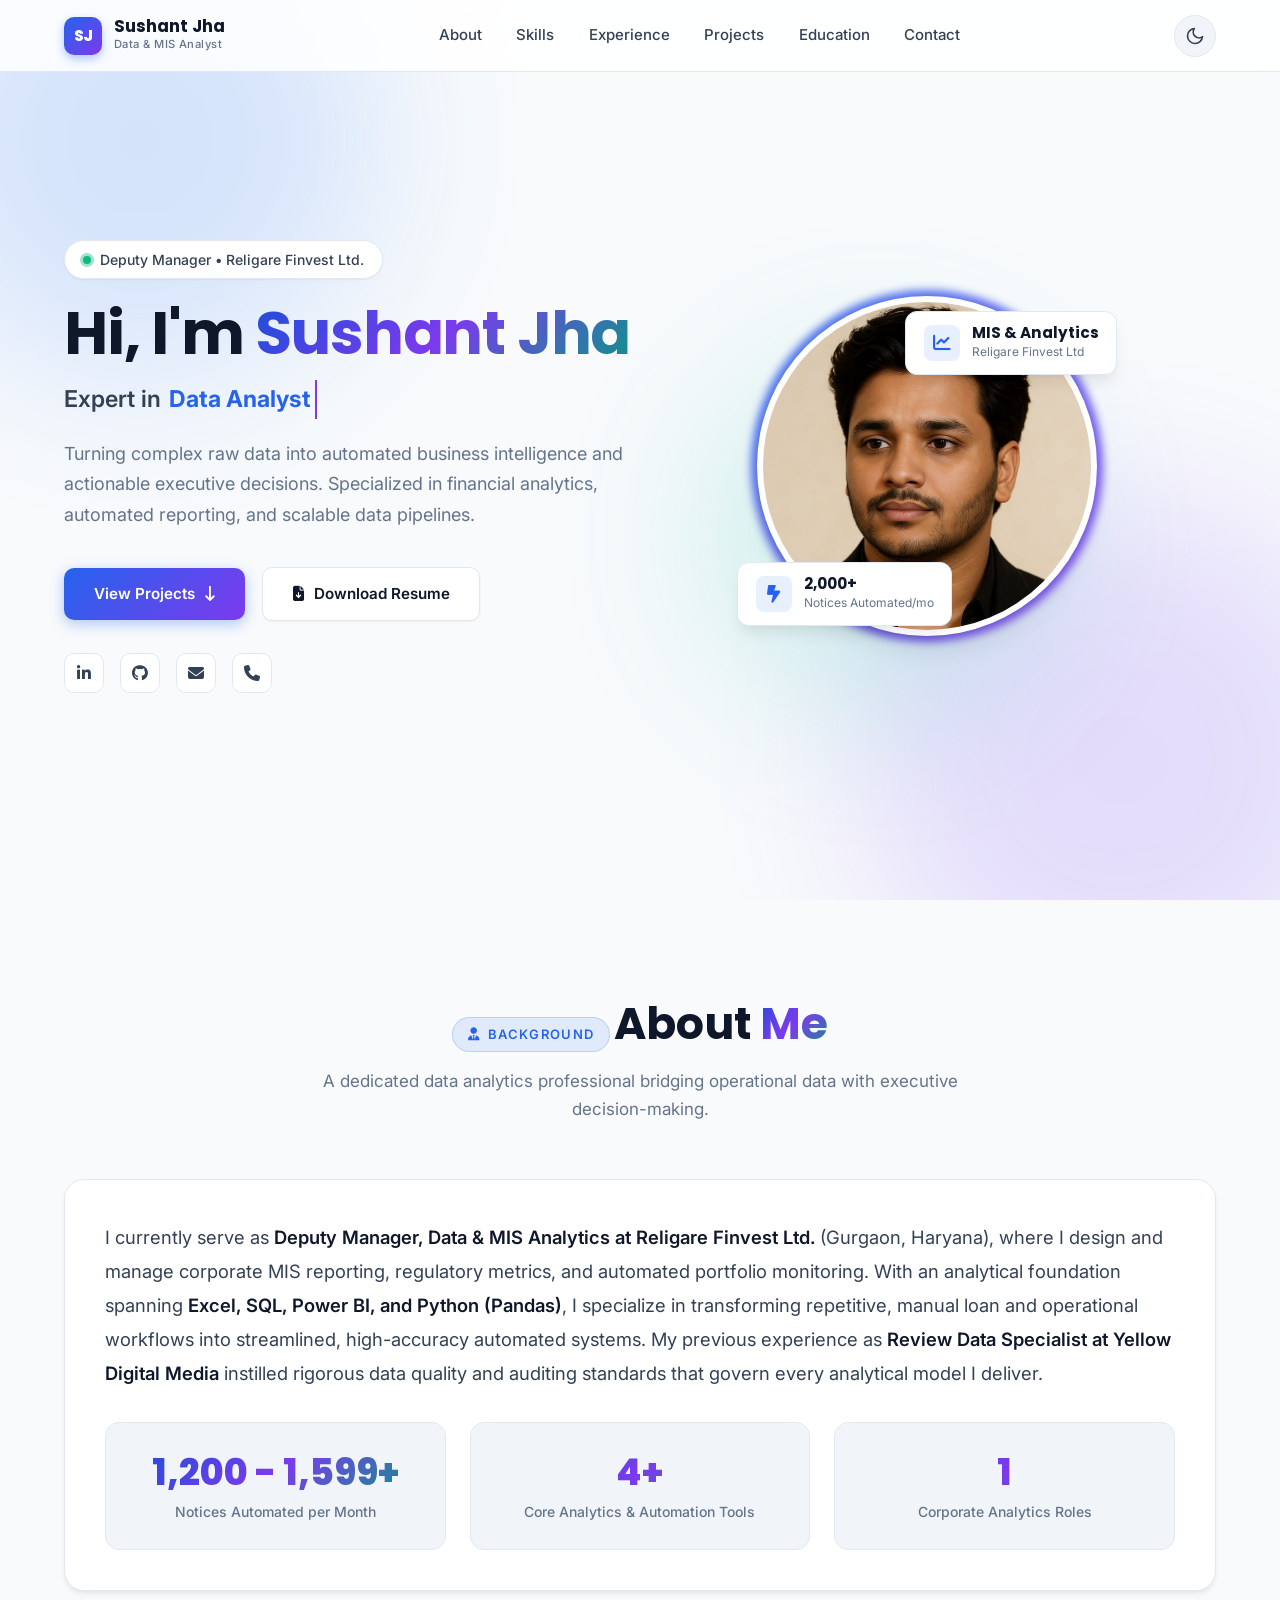
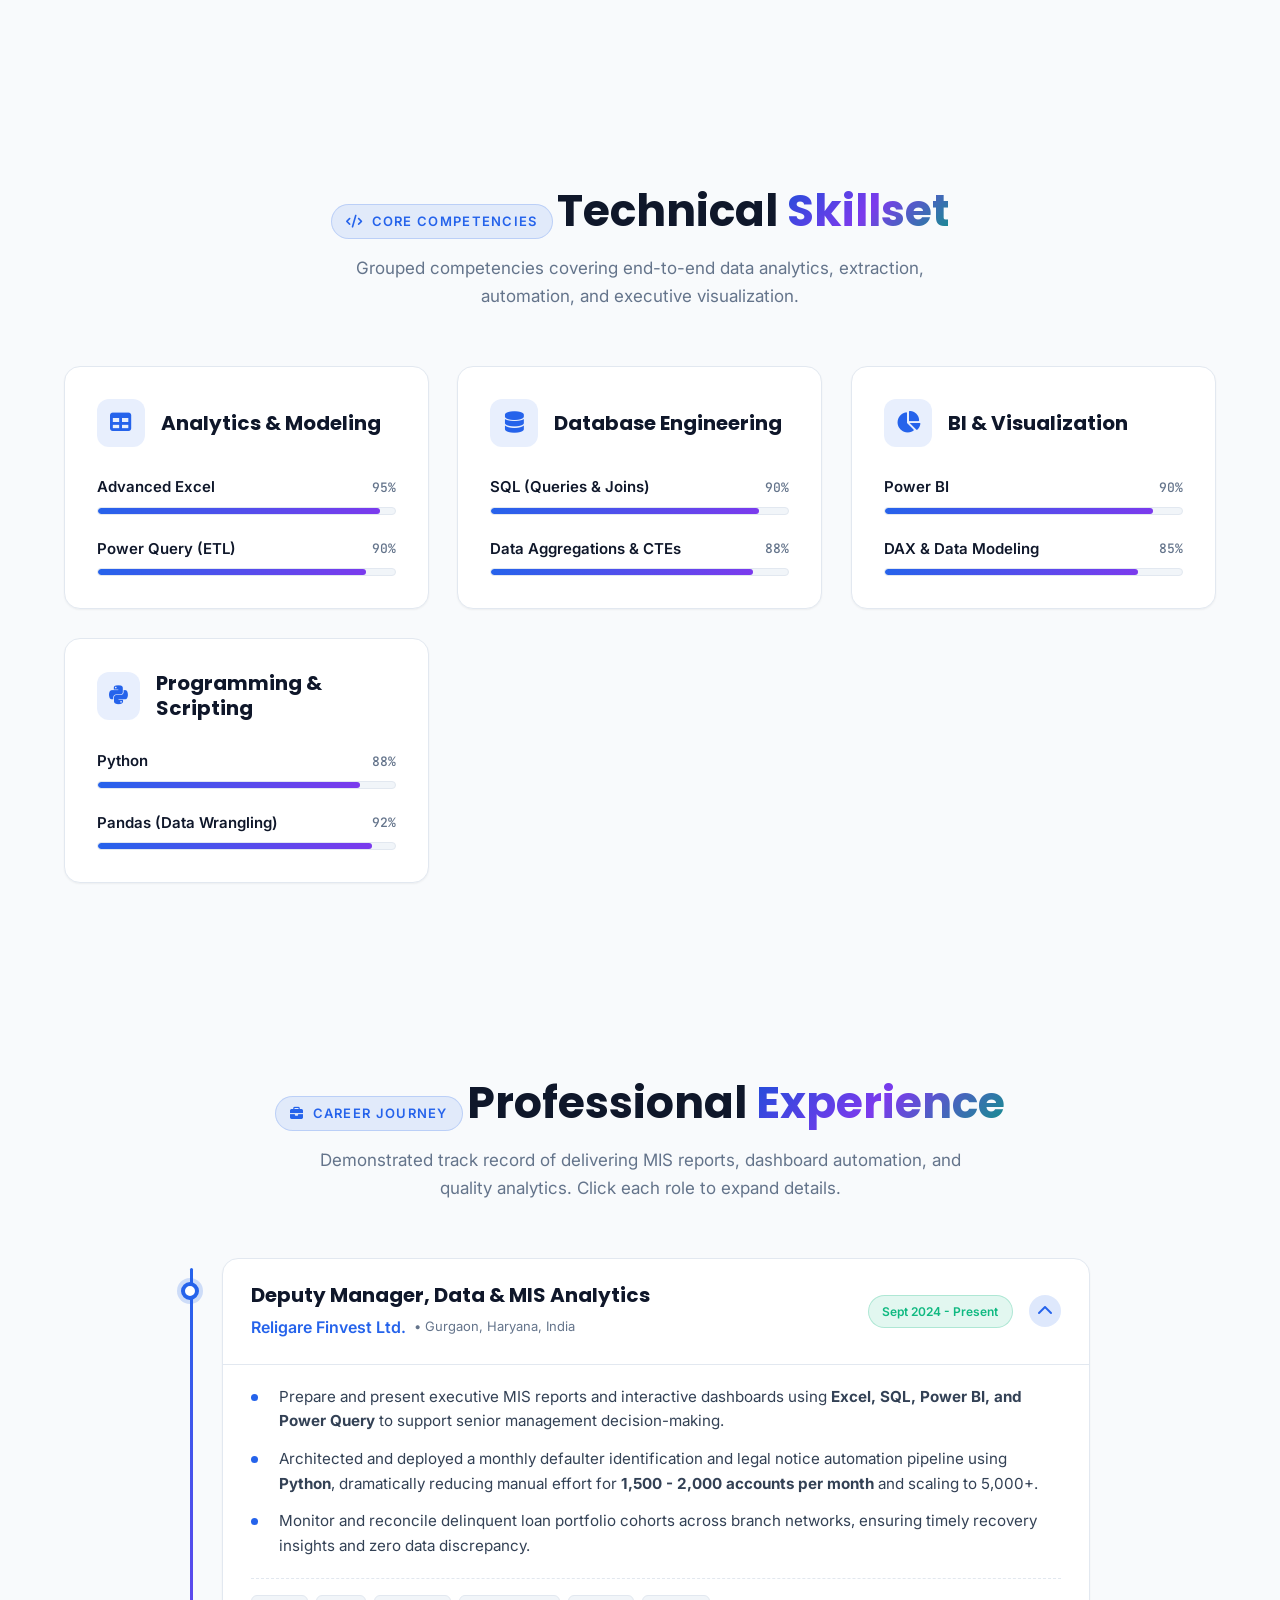
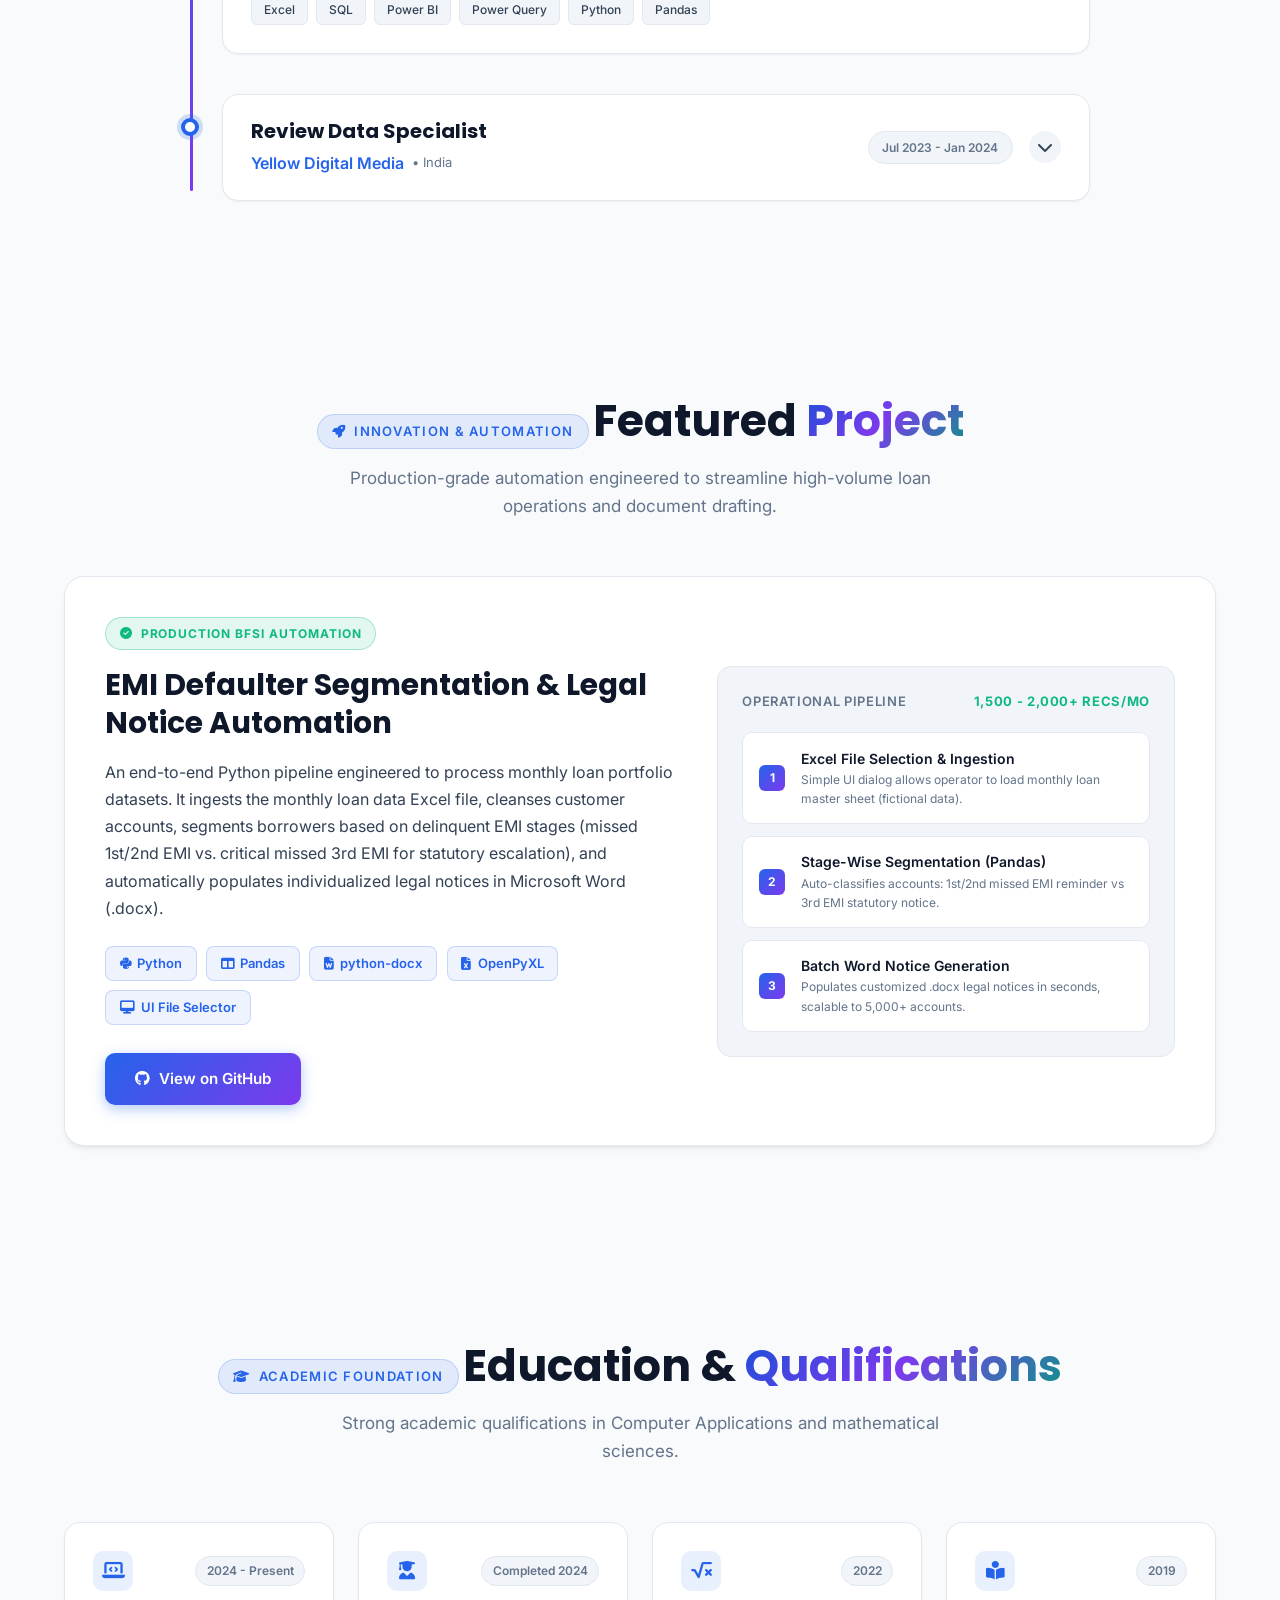
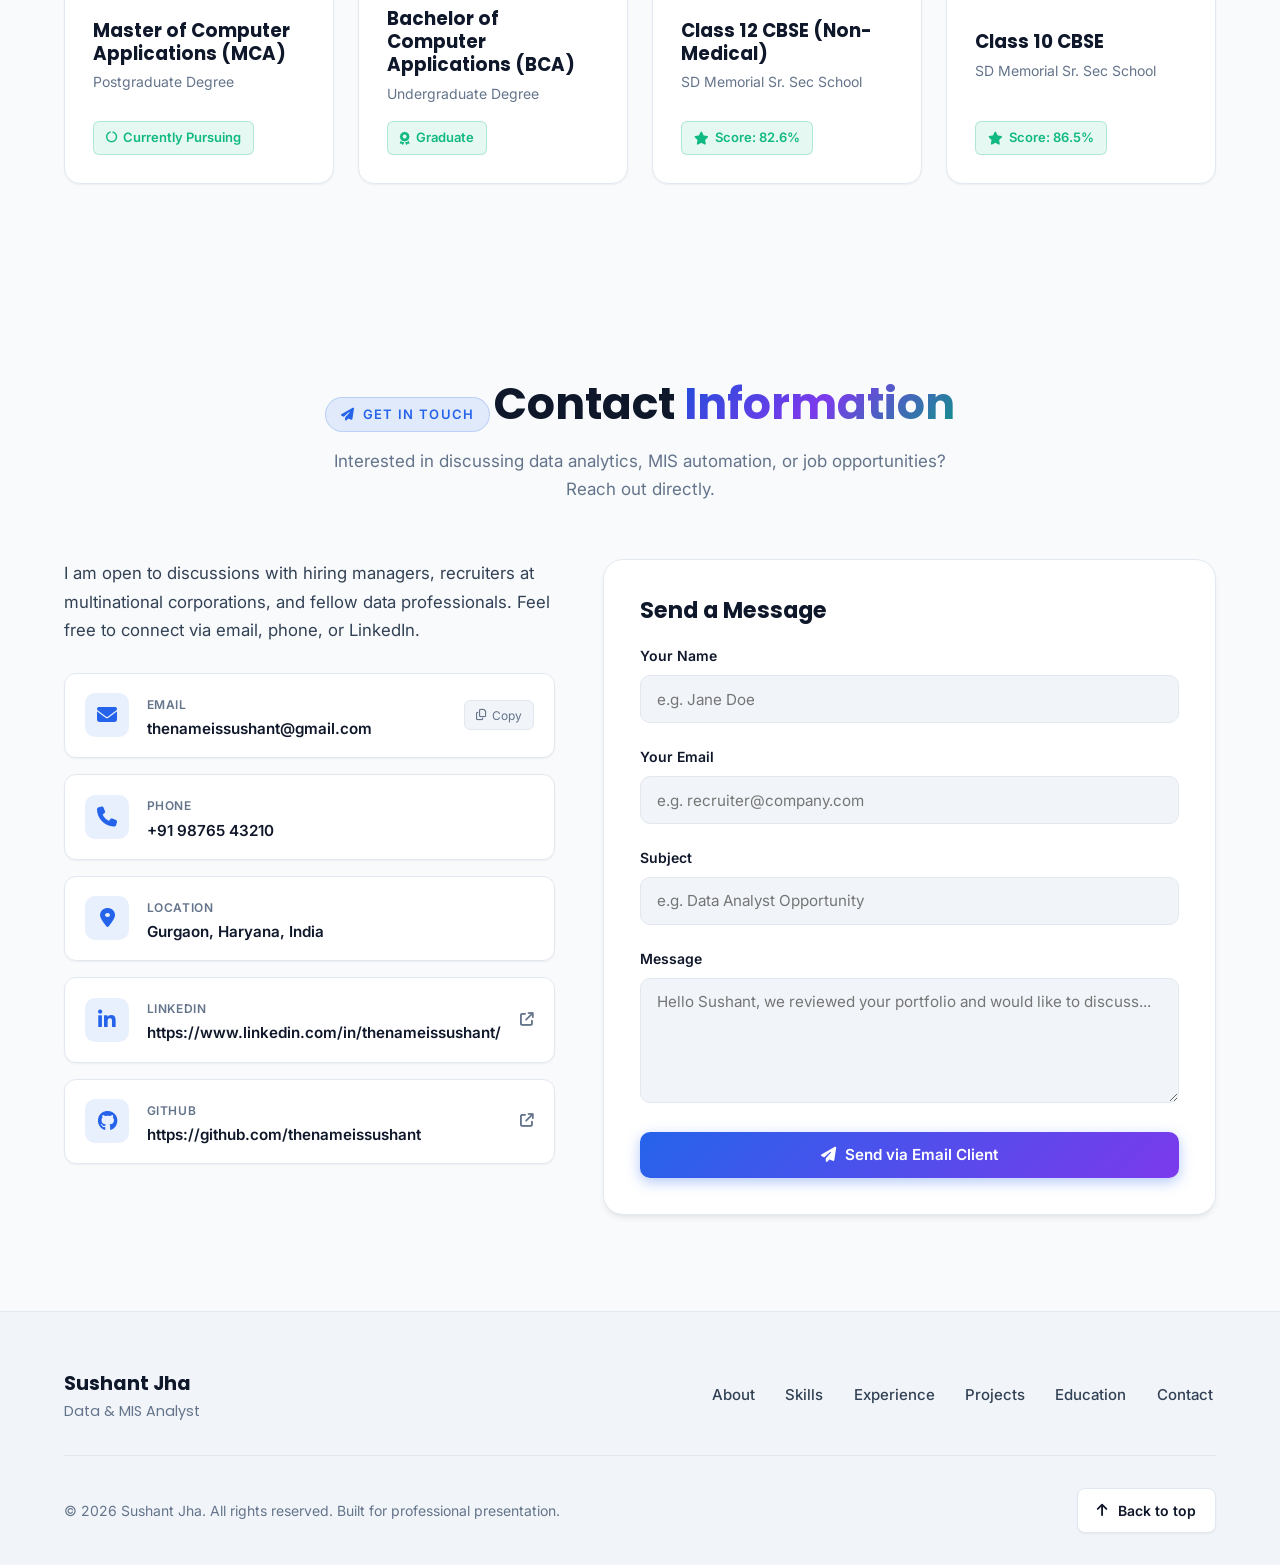
<file: index.html>
<!DOCTYPE html>
<html lang="en" data-theme="light">
<head>
  <meta charset="UTF-8" />
  <meta name="viewport" content="width=device-width, initial-scale=1.0" />
  <title>Sushant Jha | Data & MIS Analyst</title>
  
  <!-- SEO & Social Meta Tags -->
  <meta name="description" content="Portfolio of Sushant Jha - Deputy Manager, Data & MIS Analytics at Religare Finvest Ltd. Specializing in Excel, SQL, Power BI, and Python automation." />
  <meta name="keywords" content="Sushant Jha, Data Analyst, MIS Analyst, Power BI, SQL, Python, Pandas, Excel, Religare Finvest, Portfolio" />
  <meta name="author" content="Sushant Jha" />
  
  <!-- Open Graph / Facebook / LinkedIn -->
  <meta property="og:type" content="website" />
  <meta property="og:title" content="Sushant Jha | Data & MIS Analyst" />
  <meta property="og:description" content="Professional portfolio of Sushant Jha. Turning complex raw data into automated business intelligence and actionable executive decisions." />
  <meta property="og:site_name" content="Sushant Jha Portfolio" />
  
  <!-- Twitter Card -->
  <meta name="twitter:card" content="summary_large_image" />
  <meta name="twitter:title" content="Sushant Jha | Data & MIS Analyst" />
  <meta name="twitter:description" content="Professional portfolio of Sushant Jha. Turning complex raw data into automated business intelligence and actionable executive decisions." />
  
  <!-- Favicon (Data analytics visual icon) -->
  <link rel="icon" type="image/svg+xml" href="data:image/svg+xml,<svg xmlns='http://www.w3.org/2000/svg' viewBox='0 0 24 24' fill='none' stroke='%232563eb' stroke-width='2.2' stroke-linecap='round' stroke-linejoin='round'><rect x='3' y='3' width='18' height='18' rx='4'/><path d='M8 17V12'/><path d='M12 17V8'/><path d='M16 17v-4'/></svg>" />

  <!-- Google Fonts: Inter & Poppins -->
  <link rel="preconnect" href="https://fonts.googleapis.com" />
  <link rel="preconnect" href="https://fonts.gstatic.com" crossorigin />
  <link href="https://fonts.googleapis.com/css2?family=Inter:wght@300;400;500;600;700;800&family=JetBrains+Mono:wght@400;500;600&family=Poppins:wght@500;600;700;800&display=swap" rel="stylesheet" />

  <!-- Font Awesome CDN for Icons -->
  <link rel="stylesheet" href="https://cdnjs.cloudflare.com/ajax/libs/font-awesome/6.5.1/css/all.min.css" integrity="sha512-DTOQO9RWCH3ppGqcWaEA1BIZOC6xxalwEsw9c2QQeAIftl+Vegovlnee1c9QX4TctnWMn13TZye+giMm8e2LwA==" crossorigin="anonymous" referrerpolicy="no-referrer" />

  <!-- Stylesheet -->
  <link rel="stylesheet" href="style.css" />
</head>
<body>

  <!-- Top Scroll Progress Bar -->
  <div id="scroll-progress" aria-hidden="true"></div>

  <!-- Sticky Navbar -->
  <header class="navbar" role="banner">
    <div class="container navbar-container">
      <!-- Brand Logo / Identity -->
      <a href="#hero" class="nav-brand" aria-label="Sushant Jha Portfolio Home">
        <div class="brand-badge" aria-hidden="true">SJ</div>
        <div class="brand-text">
          <span class="brand-name" data-config="name">Sushant Jha</span>
          <span class="brand-role" data-config="title">Data & MIS Analyst</span>
        </div>
      </a>

      <!-- Desktop & Mobile Navigation Menu -->
      <nav id="nav-menu" class="nav-menu" role="navigation" aria-label="Main Navigation">
        <a href="#about" class="nav-link">About</a>
        <a href="#skills" class="nav-link">Skills</a>
        <a href="#experience" class="nav-link">Experience</a>
        <a href="#projects" class="nav-link">Projects</a>
        <a href="#education" class="nav-link">Education</a>
        <a href="#contact" class="nav-link">Contact</a>
      </nav>

      <!-- Nav Actions (Theme Toggle & Hamburger) -->
      <div class="nav-actions">
        <!-- Day/Night Mode Switch -->
        <button id="theme-toggle-btn" class="theme-toggle" type="button" aria-label="Toggle theme mode" title="Toggle light and dark theme">
          <!-- Sun Icon (shown in dark mode) -->
          <svg class="sun-icon" viewBox="0 0 24 24" fill="none" stroke="currentColor" stroke-width="2" stroke-linecap="round" stroke-linejoin="round" aria-hidden="true">
            <circle cx="12" cy="12" r="5"></circle>
            <line x1="12" y1="1" x2="12" y2="3"></line>
            <line x1="12" y1="21" x2="12" y2="23"></line>
            <line x1="4.22" y1="4.22" x2="5.64" y2="5.64"></line>
            <line x1="18.36" y1="18.36" x2="19.78" y2="19.78"></line>
            <line x1="1" y1="12" x2="3" y2="12"></line>
            <line x1="21" y1="12" x2="23" y2="12"></line>
            <line x1="4.22" y1="19.78" x2="5.64" y2="18.36"></line>
            <line x1="18.36" y1="5.64" x2="19.78" y2="4.22"></line>
          </svg>
          <!-- Moon Icon (shown in light mode) -->
          <svg class="moon-icon" viewBox="0 0 24 24" fill="none" stroke="currentColor" stroke-width="2" stroke-linecap="round" stroke-linejoin="round" aria-hidden="true">
            <path d="M21 12.79A9 9 0 1 1 11.21 3 7 7 0 0 0 21 12.79z"></path>
          </svg>
        </button>

        <!-- Mobile Hamburger Button -->
        <button id="hamburger-btn" class="hamburger" type="button" aria-label="Toggle navigation drawer" aria-expanded="false" aria-controls="nav-menu">
          <span></span>
          <span></span>
          <span></span>
        </button>
      </div>
    </div>
  </header>

  <!-- Mobile Drawer Overlay Backdrop -->
  <div id="nav-overlay" class="nav-menu-overlay" aria-hidden="true"></div>

  <main id="main-content">

    <!-- ======================================================================
         1. HERO / INTRO SECTION
         ====================================================================== -->
    <section id="hero" class="hero" aria-label="Introduction">
      <!-- Background Ambient Glow Shapes -->
      <div class="hero-ambient" aria-hidden="true">
        <div class="ambient-orb orb-1"></div>
        <div class="ambient-orb orb-2"></div>
        <div class="ambient-orb orb-3"></div>
      </div>

      <div class="container">
        <div class="hero-grid">
          <!-- Left Column: Copy & CTAs -->
          <div class="hero-content reveal-left">
            <div class="hero-badge">
              <span class="status-dot"></span>
              <span>Deputy Manager &bull; Religare Finvest Ltd.</span>
            </div>

            <h1 class="hero-title">
              Hi, I'm <span class="name-highlight" data-config="name">Sushant Jha</span>
            </h1>

            <div class="hero-role-wrapper">
              <span>Expert in </span>
              <span id="typed-text" class="typed-text"></span>
            </div>

            <p class="hero-tagline">
              Turning complex raw data into automated business intelligence and actionable executive decisions. Specialized in financial analytics, automated reporting, and scalable data pipelines.
            </p>

            <div class="hero-cta">
              <a href="#projects" class="btn btn-primary">
                <span>View Projects</span>
                <i class="fa-solid fa-arrow-down-long" aria-hidden="true"></i>
              </a>
              <a href="./Sushant_Jha_Analyst.pdf" class="btn btn-secondary btn-resume" download>
                <i class="fa-solid fa-file-arrow-down" aria-hidden="true"></i>
                <span>Download Resume</span>
              </a>
            </div>

            <!-- Social Links -->
            <div class="hero-socials">
              <a href="https://www.linkedin.com/in/thenameissushant/" data-config="linkedin" class="social-icon-btn" aria-label="LinkedIn Profile" title="LinkedIn">
                <i class="fa-brands fa-linkedin-in" aria-hidden="true"></i>
              </a>
              <a href="https://github.com/thenameissushant" data-config="github" class="social-icon-btn" aria-label="GitHub Profile" title="GitHub">
                <i class="fa-brands fa-github" aria-hidden="true"></i>
              </a>
              <a href="mailto:@thenameissushant@gmail.com" data-config="email" class="social-icon-btn" aria-label="Send Email" title="Email Me">
                <i class="fa-solid fa-envelope" aria-hidden="true"></i>
              </a>
              <a href="#" data-config="phone" class="social-icon-btn" aria-label="Call Phone" title="Call Me">
                <i class="fa-solid fa-phone" aria-hidden="true"></i>
              </a>
            </div>
          </div>

          <!-- Right Column: Visual Avatar with Gradient Ring -->  
                <div class="avatar-wrapper">
                  <div class="avatar-gradient-ring" aria-hidden="true"></div>

                  <div class="avatar-container">
                    <img
                      id="profile-image"
                      class="profile-img"
                      src="./Sush.jpeg"
                      alt="Sushant Jha - Data & MIS Analyst"
                    />
                  </div>

                  <!-- Floating Stat Badges -->
                  <div class="floating-stat-badge stat-badge-1" aria-hidden="true">
                    <div class="stat-badge-icon">
                      <i class="fa-solid fa-bolt-lightning"></i>
                    </div>
                    <div class="stat-badge-info">
                      <h5>2,000+</h5>
                      <p>Notices Automated/mo</p>
                    </div>
                  </div>

                  <div class="floating-stat-badge stat-badge-2" aria-hidden="true">
                    <div class="stat-badge-icon">
                      <i class="fa-solid fa-chart-line"></i>
                    </div>
                    <div class="stat-badge-info">
                      <h5>MIS & Analytics</h5>
                      <p>Religare Finvest Ltd</p>
                    </div>
                  </div>
                </div>
              </div>
            </div>
          </div>
        </div>
      </div>
    </section>

    <!-- ======================================================================
         2. ABOUT SECTION
         ====================================================================== -->
    <section id="about" class="section" aria-label="About Me">
      <div class="container">
        <div class="section-header reveal">
          <span class="section-tag">
            <i class="fa-solid fa-user-tie" aria-hidden="true"></i>
            Background
          </span>
          <h2 class="section-title">
            About <span class="gradient-text">Me</span>
          </h2>
          <p class="section-subtitle">
            A dedicated data analytics professional bridging operational data with executive decision-making.
          </p>
        </div>

        <div class="about-grid">
          <div class="about-card reveal">
            <p class="about-narrative">
              I currently serve as <strong>Deputy Manager, Data & MIS Analytics at Religare Finvest Ltd.</strong> (Gurgaon, Haryana), where I design and manage corporate MIS reporting, regulatory metrics, and automated portfolio monitoring. With an analytical foundation spanning <strong>Excel, SQL, Power BI, and Python (Pandas)</strong>, I specialize in transforming repetitive, manual loan and operational workflows into streamlined, high-accuracy automated systems. My previous experience as <strong>Review Data Specialist at Yellow Digital Media</strong> instilled rigorous data quality and auditing standards that govern every analytical model I deliver.
            </p>

            <!-- 3 Animated Counters -->
            <div class="counters-grid">
              <div class="counter-item">
                <div class="counter-value-wrapper">
                  <span class="counter-number" data-target="1500-2000+">0</span>
                </div>
                <div class="counter-label">Notices Automated per Month</div>
              </div>

              <div class="counter-item">
                <div class="counter-value-wrapper">
                  <span class="counter-number" data-target="5+">0</span>
                </div>
                <div class="counter-label">Core Analytics & Automation Tools</div>
              </div>

              <div class="counter-item">
                <div class="counter-value-wrapper">
                  <span class="counter-number" data-target="2">0</span>
                </div>
                <div class="counter-label">Corporate Analytics Roles</div>
              </div>
            </div>
          </div>
        </div>
      </div>
    </section>

    <!-- ======================================================================
         3. SKILLS SECTION
         ====================================================================== -->
    <section id="skills" class="section" aria-label="Skills & Expertise">
      <div class="container">
        <div class="section-header reveal">
          <span class="section-tag">
            <i class="fa-solid fa-code" aria-hidden="true"></i>
            Core Competencies
          </span>
          <h2 class="section-title">
            Technical <span class="gradient-text">Skillset</span>
          </h2>
          <p class="section-subtitle">
            Grouped competencies covering end-to-end data analytics, extraction, automation, and executive visualization.
          </p>
        </div>

        <div class="skills-grid">
          <!-- Group 1: Analytics -->
          <div class="skill-category-card reveal delay-1">
            <div class="category-header">
              <div class="category-icon">
                <i class="fa-solid fa-table" aria-hidden="true"></i>
              </div>
              <h3 class="category-title">Analytics & Modeling</h3>
            </div>
            <div class="skill-list">
              <div class="skill-item">
                <div class="skill-meta">
                  <span class="skill-name">Advanced Excel</span>
                  <span class="skill-pct">95%</span>
                </div>
                <div class="skill-bar-bg">
                  <div class="skill-bar-fill" data-percent="95%"></div>
                </div>
              </div>
              <div class="skill-item">
                <div class="skill-meta">
                  <span class="skill-name">Power Query (ETL)</span>
                  <span class="skill-pct">90%</span>
                </div>
                <div class="skill-bar-bg">
                  <div class="skill-bar-fill" data-percent="90%"></div>
                </div>
              </div>
            </div>
          </div>

          <!-- Group 2: Database -->
          <div class="skill-category-card reveal delay-2">
            <div class="category-header">
              <div class="category-icon">
                <i class="fa-solid fa-database" aria-hidden="true"></i>
              </div>
              <h3 class="category-title">Database Engineering</h3>
            </div>
            <div class="skill-list">
              <div class="skill-item">
                <div class="skill-meta">
                  <span class="skill-name">SQL (Queries & Joins)</span>
                  <span class="skill-pct">90%</span>
                </div>
                <div class="skill-bar-bg">
                  <div class="skill-bar-fill" data-percent="90%"></div>
                </div>
              </div>
              <div class="skill-item">
                <div class="skill-meta">
                  <span class="skill-name">Data Aggregations & CTEs</span>
                  <span class="skill-pct">88%</span>
                </div>
                <div class="skill-bar-bg">
                  <div class="skill-bar-fill" data-percent="88%"></div>
                </div>
              </div>
            </div>
          </div>

          <!-- Group 3: Visualization -->
          <div class="skill-category-card reveal delay-3">
            <div class="category-header">
              <div class="category-icon">
                <i class="fa-solid fa-chart-pie" aria-hidden="true"></i>
              </div>
              <h3 class="category-title">BI & Visualization</h3>
            </div>
            <div class="skill-list">
              <div class="skill-item">
                <div class="skill-meta">
                  <span class="skill-name">Power BI</span>
                  <span class="skill-pct">90%</span>
                </div>
                <div class="skill-bar-bg">
                  <div class="skill-bar-fill" data-percent="90%"></div>
                </div>
              </div>
              <div class="skill-item">
                <div class="skill-meta">
                  <span class="skill-name">DAX & Data Modeling</span>
                  <span class="skill-pct">85%</span>
                </div>
                <div class="skill-bar-bg">
                  <div class="skill-bar-fill" data-percent="85%"></div>
                </div>
              </div>
            </div>
          </div>

          <!-- Group 4: Programming & Automation -->
          <div class="skill-category-card reveal delay-4">
            <div class="category-header">
              <div class="category-icon">
                <i class="fa-brands fa-python" aria-hidden="true"></i>
              </div>
              <h3 class="category-title">Programming & Scripting</h3>
            </div>
            <div class="skill-list">
              <div class="skill-item">
                <div class="skill-meta">
                  <span class="skill-name">Python</span>
                  <span class="skill-pct">88%</span>
                </div>
                <div class="skill-bar-bg">
                  <div class="skill-bar-fill" data-percent="88%"></div>
                </div>
              </div>
              <div class="skill-item">
                <div class="skill-meta">
                  <span class="skill-name">Pandas (Data Wrangling)</span>
                  <span class="skill-pct">92%</span>
                </div>
                <div class="skill-bar-bg">
                  <div class="skill-bar-fill" data-percent="92%"></div>
                </div>
              </div>
            </div>
          </div>
        </div>
      </div>
    </section>

    <!-- ======================================================================
         4. EXPERIENCE SECTION (Vertical Timeline with Accordion)
         ====================================================================== -->
    <section id="experience" class="section" aria-label="Work Experience">
      <div class="container">
        <div class="section-header reveal">
          <span class="section-tag">
            <i class="fa-solid fa-briefcase" aria-hidden="true"></i>
            Career Journey
          </span>
          <h2 class="section-title">
            Professional <span class="gradient-text">Experience</span>
          </h2>
          <p class="section-subtitle">
            Demonstrated track record of delivering MIS reports, dashboard automation, and quality analytics. Click each role to expand details.
          </p>
        </div>

        <div class="timeline">
          <!-- Role 1: Religare Finvest Ltd. -->
          <div class="timeline-item reveal" data-item="1">
            <div class="timeline-node" aria-hidden="true"></div>
            <div class="timeline-card">
              <div class="timeline-card-header" tabindex="0" role="button" aria-expanded="true">
                <div class="timeline-header-main">
                  <h3 class="timeline-role">Deputy Manager, Data & MIS Analytics</h3>
                  <div class="timeline-company">
                    <span>Religare Finvest Ltd.</span>
                    <span class="company-location">&bull; Gurgaon, Haryana, India</span>
                  </div>
                </div>
                <div class="timeline-meta">
                  <span class="timeline-badge current">Sept 2024 - Present</span>
                  <div class="timeline-toggle-icon" aria-hidden="true">
                    <i class="fa-solid fa-chevron-down"></i>
                  </div>
                </div>
              </div>

              <div class="timeline-body">
                <ul class="timeline-highlights">
                  <li>
                    Prepare and present executive MIS reports and interactive dashboards using <strong>Excel, SQL, Power BI, and Power Query</strong> to support senior management decision-making.
                  </li>
                  <li>
                    Architected and deployed a monthly defaulter identification and legal notice automation pipeline using <strong>Python</strong>, dramatically reducing manual effort for <strong>1,500 - 2,000 accounts per month</strong> and scaling to 5,000+.
                  </li>
                  <li>
                    Monitor and reconcile delinquent loan portfolio cohorts across branch networks, ensuring timely recovery insights and zero data discrepancy.
                  </li>
                </ul>

                <div class="timeline-skills-used">
                  <span class="skill-pill">Excel</span>
                  <span class="skill-pill">SQL</span>
                  <span class="skill-pill">Power BI</span>
                  <span class="skill-pill">Power Query</span>
                  <span class="skill-pill">Python</span>
                  <span class="skill-pill">Pandas</span>
                </div>
              </div>
            </div>
          </div>

          <!-- Role 2: Yellow Digital Media -->
          <div class="timeline-item reveal delay-1" data-item="2">
            <div class="timeline-node" aria-hidden="true"></div>
            <div class="timeline-card">
              <div class="timeline-card-header" tabindex="0" role="button" aria-expanded="false">
                <div class="timeline-header-main">
                  <h3 class="timeline-role">Review Data Specialist</h3>
                  <div class="timeline-company">
                    <span>Yellow Digital Media</span>
                    <span class="company-location">&bull; India</span>
                  </div>
                </div>
                <div class="timeline-meta">
                  <span class="timeline-badge">Jul 2023 - Jan 2024</span>
                  <div class="timeline-toggle-icon" aria-hidden="true">
                    <i class="fa-solid fa-chevron-down"></i>
                  </div>
                </div>
              </div>

              <div class="timeline-body">
                <ul class="timeline-highlights">
                  <li>
                    Reviewed and quality-checked extensive client and digital datasets to keep organizational records accurate, consistent, and reliable.
                  </li>
                  <li>
                    Identified data anomalies, structured irregular incoming feeds, and collaborated with cross-functional teams to enforce continuous data hygiene.
                  </li>
                </ul>

                <div class="timeline-skills-used">
                  <span class="skill-pill">Data Auditing</span>
                  <span class="skill-pill">Quality Control</span>
                  <span class="skill-pill">Spreadsheets</span>
                  <span class="skill-pill">Data Verification</span>
                </div>
              </div>
            </div>
          </div>
        </div>
      </div>
    </section>

    <!-- ======================================================================
         5. FEATURED PROJECT SECTION
         ====================================================================== -->
    <section id="projects" class="section" aria-label="Featured Projects">
      <div class="container">
        <div class="section-header reveal">
          <span class="section-tag">
            <i class="fa-solid fa-rocket" aria-hidden="true"></i>
            Innovation & Automation
          </span>
          <h2 class="section-title">
            Featured <span class="gradient-text">Project</span>
          </h2>
          <p class="section-subtitle">
            Production-grade automation engineered to streamline high-volume loan operations and document drafting.
          </p>
        </div>

        <div class="project-card reveal">
          <div class="project-grid">
            <!-- Left: Project Narrative & Links -->
            <div class="project-details">
              <div class="project-header-badge">
                <i class="fa-solid fa-check-circle" aria-hidden="true"></i>
                Production BFSI Automation
              </div>

              <h3 class="project-title">
                EMI Defaulter Segmentation & Legal Notice Automation
              </h3>

              <p class="project-desc">
                An end-to-end Python pipeline engineered to process monthly loan portfolio datasets. It ingests the monthly loan data Excel file, cleanses customer accounts, segments borrowers based on delinquent EMI stages (missed 1st/2nd EMI vs. critical missed 3rd EMI for statutory escalation), and automatically populates individualized legal notices in Microsoft Word (.docx).
              </p>

              <div class="project-tags">
                <span class="tech-tag">
                  <i class="fa-brands fa-python" aria-hidden="true"></i> Python
                </span>
                <span class="tech-tag">
                  <i class="fa-solid fa-table-columns" aria-hidden="true"></i> Pandas
                </span>
                <span class="tech-tag">
                  <i class="fa-solid fa-file-word" aria-hidden="true"></i> python-docx
                </span>
                <span class="tech-tag">
                  <i class="fa-solid fa-file-excel" aria-hidden="true"></i> OpenPyXL
                </span>
                <span class="tech-tag">
                  <i class="fa-solid fa-desktop" aria-hidden="true"></i> UI File Selector
                </span>
              </div>

              <div class="project-actions">
                <a id="project-github-link" href="#" class="btn btn-primary" target="_blank" rel="noopener noreferrer">
                  <i class="fa-brands fa-github" aria-hidden="true"></i>
                  <span>View on GitHub</span>
                </a>
                <a id="project-demo-link" href="#" class="btn btn-secondary" target="_blank" rel="noopener noreferrer">
                  <i class="fa-solid fa-arrow-up-right-from-square" aria-hidden="true"></i>
                  <span>Live Demo</span>
                </a>
              </div>
            </div>

            <!-- Right: Interactive Architecture Preview -->
            <div class="project-visual-preview">
              <div class="pipeline-header">
                <span>Operational Pipeline</span>
                <span style="color: #10b981; font-weight: 700;">1,500 - 2,000+ Recs/mo</span>
              </div>

              <div class="pipeline-steps">
                <div class="pipeline-step">
                  <div class="step-num">1</div>
                  <div class="step-content">
                    <div class="step-title">Excel File Selection & Ingestion</div>
                    <div class="step-desc">Simple UI dialog allows operator to load monthly loan master sheet (fictional data).</div>
                  </div>
                </div>

                <div class="pipeline-step">
                  <div class="step-num">2</div>
                  <div class="step-content">
                    <div class="step-title">Stage-Wise Segmentation (Pandas)</div>
                    <div class="step-desc">Auto-classifies accounts: 1st/2nd missed EMI reminder vs 3rd EMI statutory notice.</div>
                  </div>
                </div>

                <div class="pipeline-step">
                  <div class="step-num">3</div>
                  <div class="step-content">
                    <div class="step-title">Batch Word Notice Generation</div>
                    <div class="step-desc">Populates customized .docx legal notices in seconds, scalable to 5,000+ accounts.</div>
                  </div>
                </div>
              </div>
            </div>
          </div>
        </div>
      </div>
    </section>

    <!-- ======================================================================
         6. EDUCATION SECTION
         ====================================================================== -->
    <section id="education" class="section" aria-label="Education">
      <div class="container">
        <div class="section-header reveal">
          <span class="section-tag">
            <i class="fa-solid fa-graduation-cap" aria-hidden="true"></i>
            Academic Foundation
          </span>
          <h2 class="section-title">
            Education & <span class="gradient-text">Qualifications</span>
          </h2>
          <p class="section-subtitle">
            Strong academic qualifications in Computer Applications and mathematical sciences.
          </p>
        </div>

        <div class="education-grid">
          <!-- Degree 1: MCA -->
          <div class="education-card reveal delay-1">
            <div class="edu-badge-row">
              <div class="edu-icon">
                <i class="fa-solid fa-laptop-code" aria-hidden="true"></i>
              </div>
              <span class="edu-period">2024 - Present</span>
            </div>
            <div>
              <h3 class="edu-degree">Master of Computer Applications (MCA)</h3>
              <p class="edu-institution">Postgraduate Degree</p>
            </div>
            <div class="edu-score">
              <i class="fa-solid fa-circle-notch fa-spin" style="font-size: 0.7rem;" aria-hidden="true"></i>
              <span>Currently Pursuing</span>
            </div>
          </div>

          <!-- Degree 2: BCA -->
          <div class="education-card reveal delay-2">
            <div class="edu-badge-row">
              <div class="edu-icon">
                <i class="fa-solid fa-user-graduate" aria-hidden="true"></i>
              </div>
              <span class="edu-period">Completed 2024</span>
            </div>
            <div>
              <h3 class="edu-degree">Bachelor of Computer Applications (BCA)</h3>
              <p class="edu-institution">Undergraduate Degree</p>
            </div>
            <div class="edu-score">
              <i class="fa-solid fa-award" aria-hidden="true"></i>
              <span>Graduate</span>
            </div>
          </div>

          <!-- Schooling: Class 12 -->
          <div class="education-card reveal delay-3">
            <div class="edu-badge-row">
              <div class="edu-icon">
                <i class="fa-solid fa-square-root-variable" aria-hidden="true"></i>
              </div>
              <span class="edu-period">2022</span>
            </div>
            <div>
              <h3 class="edu-degree">Class 12 CBSE (Non-Medical)</h3>
              <p class="edu-institution">SD Memorial Sr. Sec School</p>
            </div>
            <div class="edu-score">
              <i class="fa-solid fa-star" aria-hidden="true"></i>
              <span>Score: 82.6%</span>
            </div>
          </div>

          <!-- Schooling: Class 10 -->
          <div class="education-card reveal delay-4">
            <div class="edu-badge-row">
              <div class="edu-icon">
                <i class="fa-solid fa-book-open-reader" aria-hidden="true"></i>
              </div>
              <span class="edu-period">2019</span>
            </div>
            <div>
              <h3 class="edu-degree">Class 10 CBSE</h3>
              <p class="edu-institution">SD Memorial Sr. Sec School</p>
            </div>
            <div class="edu-score">
              <i class="fa-solid fa-star" aria-hidden="true"></i>
              <span>Score: 86.5%</span>
            </div>
          </div>
        </div>
      </div>
    </section>

    <!-- ======================================================================
         7. CONTACT SECTION
         ====================================================================== -->
    <section id="contact" class="section" aria-label="Contact Sushant Jha">
      <div class="container">
        <div class="section-header reveal">
          <span class="section-tag">
            <i class="fa-solid fa-paper-plane" aria-hidden="true"></i>
            Get In Touch
          </span>
          <h2 class="section-title">
            Contact <span class="gradient-text">Information</span>
          </h2>
          <p class="section-subtitle">
            Interested in discussing data analytics, MIS automation, or job opportunities? Reach out directly.
          </p>
        </div>

        <div class="contact-grid">
          <!-- Left: Direct Contact Details -->
          <div class="contact-info-panel reveal-left">
            <p class="contact-intro-text">
              I am open to discussions with hiring managers, recruiters at multinational corporations, and fellow data professionals. Feel free to connect via email, phone, or LinkedIn.
            </p>

            <div class="contact-methods">
              <!-- Email Card -->
              <div class="contact-method-card">
                <div class="method-icon">
                  <i class="fa-solid fa-envelope" aria-hidden="true"></i>
                </div>
                <div class="method-details">
                  <span class="method-title">Email</span>
                  <div class="method-value">
                    <a href="#" data-config="email" class="config-email-text">thenameissushant@gmail.com</a>
                  </div>
                </div>
                <button id="copy-email-btn" type="button" class="copy-btn" title="Copy email address" aria-label="Copy email address">
                  <i class="fa-regular fa-copy" aria-hidden="true"></i>
                  <span>Copy</span>
                </button>
              </div>

              <!-- Phone Card -->
              <a href="#" data-config="phone" class="contact-method-card">
                <div class="method-icon">
                  <i class="fa-solid fa-phone" aria-hidden="true"></i>
                </div>
                <div class="method-details">
                  <span class="method-title">Phone</span>
                  <div class="method-value config-phone-text">+91 9XXX-XX-XXXX</div>
                </div>
              </a>

              <!-- Location Card -->
              <div class="contact-method-card">
                <div class="method-icon">
                  <i class="fa-solid fa-location-dot" aria-hidden="true"></i>
                </div>
                <div class="method-details">
                  <span class="method-title">Location</span>
                  <div class="method-value" data-config="location">Gurgaon, Haryana, India</div>
                </div>
              </div>

              <!-- LinkedIn Card -->
              <a href="https://www.linkedin.com/in/thenameissushant/" data-config="linkedin" class="contact-method-card" target="_blank" rel="noopener noreferrer">
                <div class="method-icon">
                  <i class="fa-brands fa-linkedin-in" aria-hidden="true"></i>
                </div>
                <div class="method-details">
                  <span class="method-title">LinkedIn</span>
                  <div class="method-value">https://www.linkedin.com/in/thenameissushant/</div>
                </div>
                <i class="fa-solid fa-arrow-up-right-from-square" style="color: var(--text-muted); font-size: 0.85rem;" aria-hidden="true"></i>
              </a>

              <!-- GitHub Card -->
              <a href="https://github.com/thenameissushant" data-config="github" class="contact-method-card" target="_blank" rel="noopener noreferrer">
                <div class="method-icon">
                  <i class="fa-brands fa-github" aria-hidden="true"></i>
                </div>
                <div class="method-details">
                  <span class="method-title">GitHub</span>
                  <div class="method-value">https://github.com/thenameissushant</div>
                </div>
                <i class="fa-solid fa-arrow-up-right-from-square" style="color: var(--text-muted); font-size: 0.85rem;" aria-hidden="true"></i>
              </a>
            </div>
          </div>

          <!-- Right: Interactive Mailto Contact Form -->
          <div class="contact-form-wrapper reveal-right">
            <h3 style="font-size: 1.4rem; margin-bottom: 1.25rem;">Send a Message</h3>
            <form id="portfolio-contact-form">
              <div class="form-group">
                <label for="form-name" class="form-label">Your Name</label>
                <input type="text" id="form-name" class="form-input" placeholder="e.g. Jane Doe" required />
              </div>

              <div class="form-group">
                <label for="form-email" class="form-label">Your Email</label>
                <input type="email" id="form-email" class="form-input" placeholder="e.g. recruiter@company.com" required />
              </div>

              <div class="form-group">
                <label for="form-subject" class="form-label">Subject</label>
                <input type="text" id="form-subject" class="form-input" placeholder="e.g. Data Analyst Opportunity" />
              </div>

              <div class="form-group">
                <label for="form-message" class="form-label">Message</label>
                <textarea id="form-message" class="form-textarea" placeholder="Hello Sushant, we reviewed your portfolio and would like to discuss..." required></textarea>
              </div>

              <button type="submit" class="btn btn-primary" style="width: 100%;">
                <i class="fa-solid fa-paper-plane" aria-hidden="true"></i>
                <span>Send via Email Client</span>
              </button>
            </form>
          </div>
        </div>
      </div>
    </section>

  </main>

  <!-- ======================================================================
       8. FOOTER
       ====================================================================== -->
  <footer class="site-footer" role="contentinfo">
    <div class="container">
      <div class="footer-top">
        <div class="footer-brand">
          <span data-config="name">Sushant Jha</span>
          <span style="font-size: 0.9rem; font-weight: 400; color: var(--text-muted); display: block;">Data & MIS Analyst</span>
        </div>

        <div class="footer-links">
          <a href="#about" class="nav-link">About</a>
          <a href="#skills" class="nav-link">Skills</a>
          <a href="#experience" class="nav-link">Experience</a>
          <a href="#projects" class="nav-link">Projects</a>
          <a href="#education" class="nav-link">Education</a>
          <a href="#contact" class="nav-link">Contact</a>
        </div>
      </div>

      <div class="footer-bottom">
        <div>
          &copy; <span id="current-year">2026</span> <span data-config="name">Sushant Jha</span>. All rights reserved. Built for professional presentation.
        </div>
        <div>
          <a href="#hero" class="btn btn-secondary btn-sm" aria-label="Back to top of page">
            <i class="fa-solid fa-arrow-up" aria-hidden="true"></i>
            <span>Back to top</span>
          </a>
        </div>
      </div>
    </div>
  </footer>

  <!-- Floating Back to Top Button -->
  <button id="back-to-top" class="back-to-top-btn" type="button" aria-label="Scroll to top" title="Scroll to top">
    <i class="fa-solid fa-arrow-up" aria-hidden="true"></i>
  </button>

  <!-- Main JavaScript File -->
  <script src="script.js"></script>
</body>
</html>
</file>
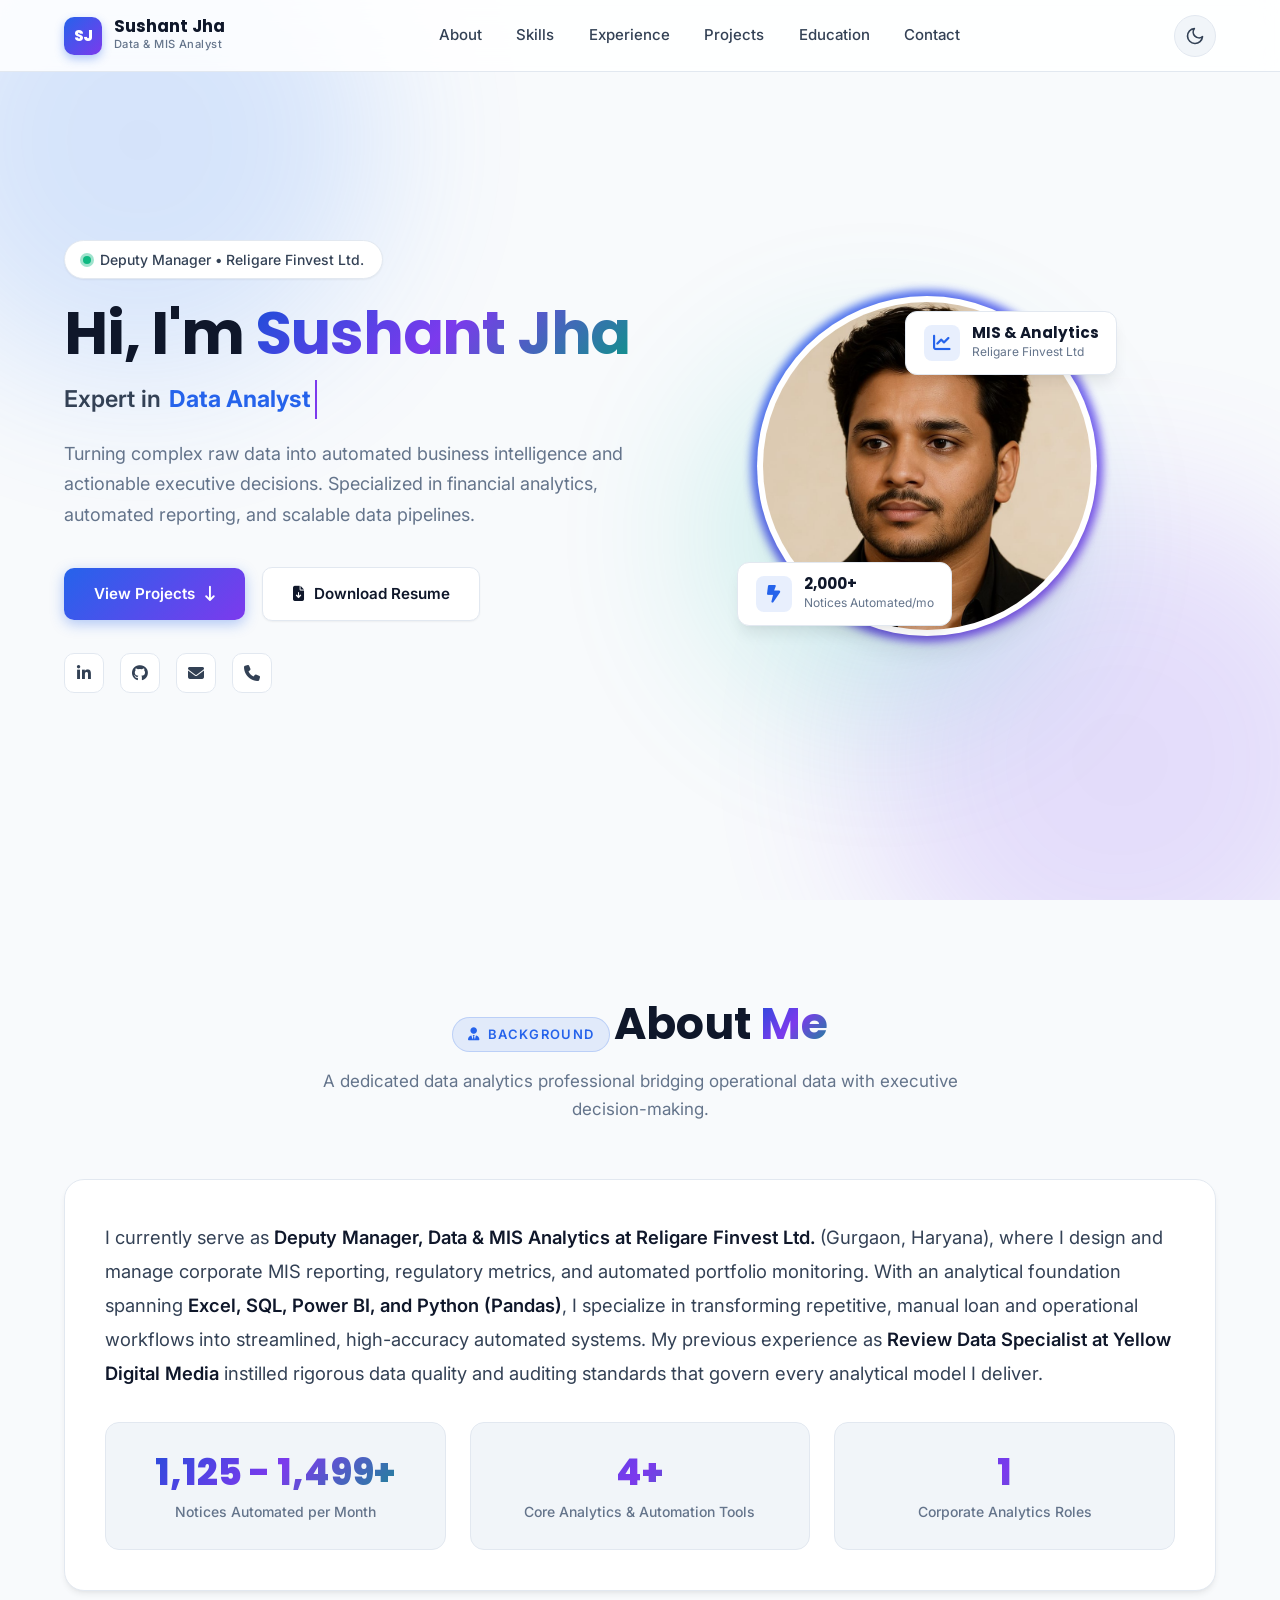
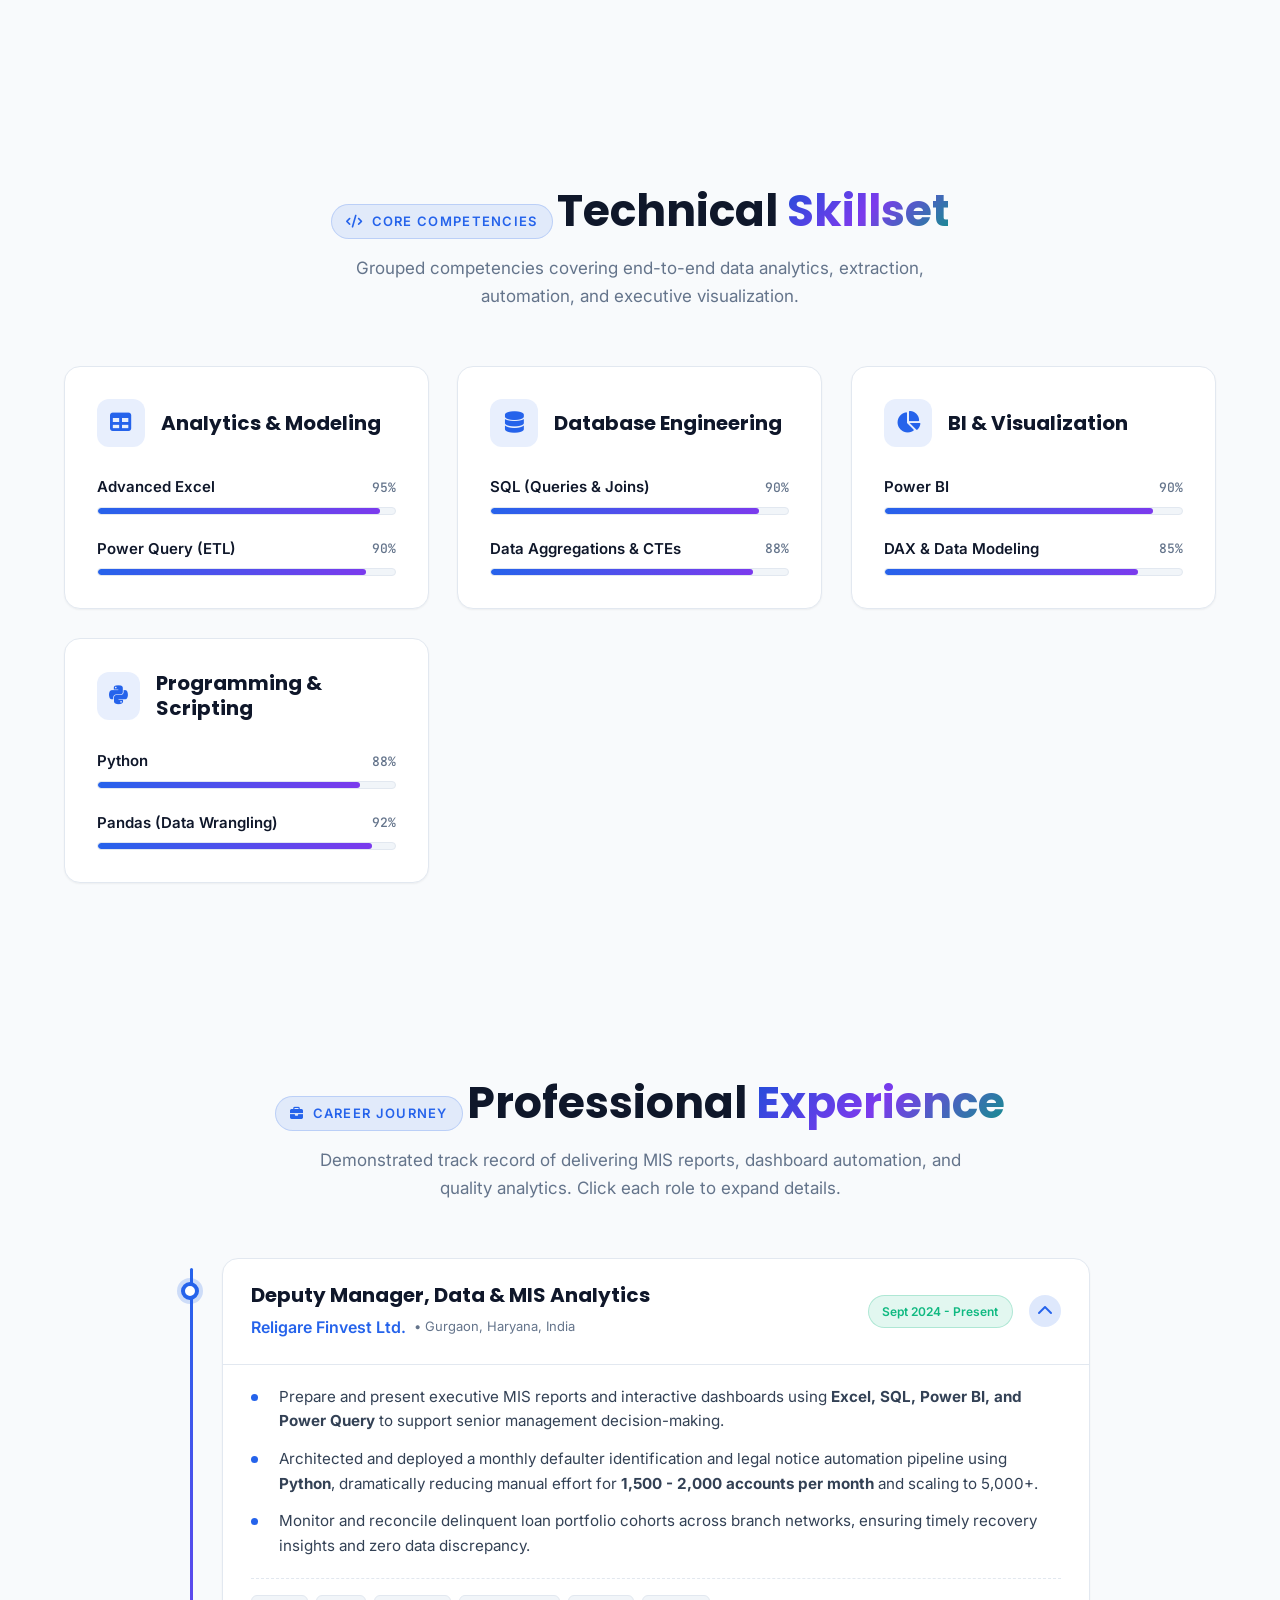
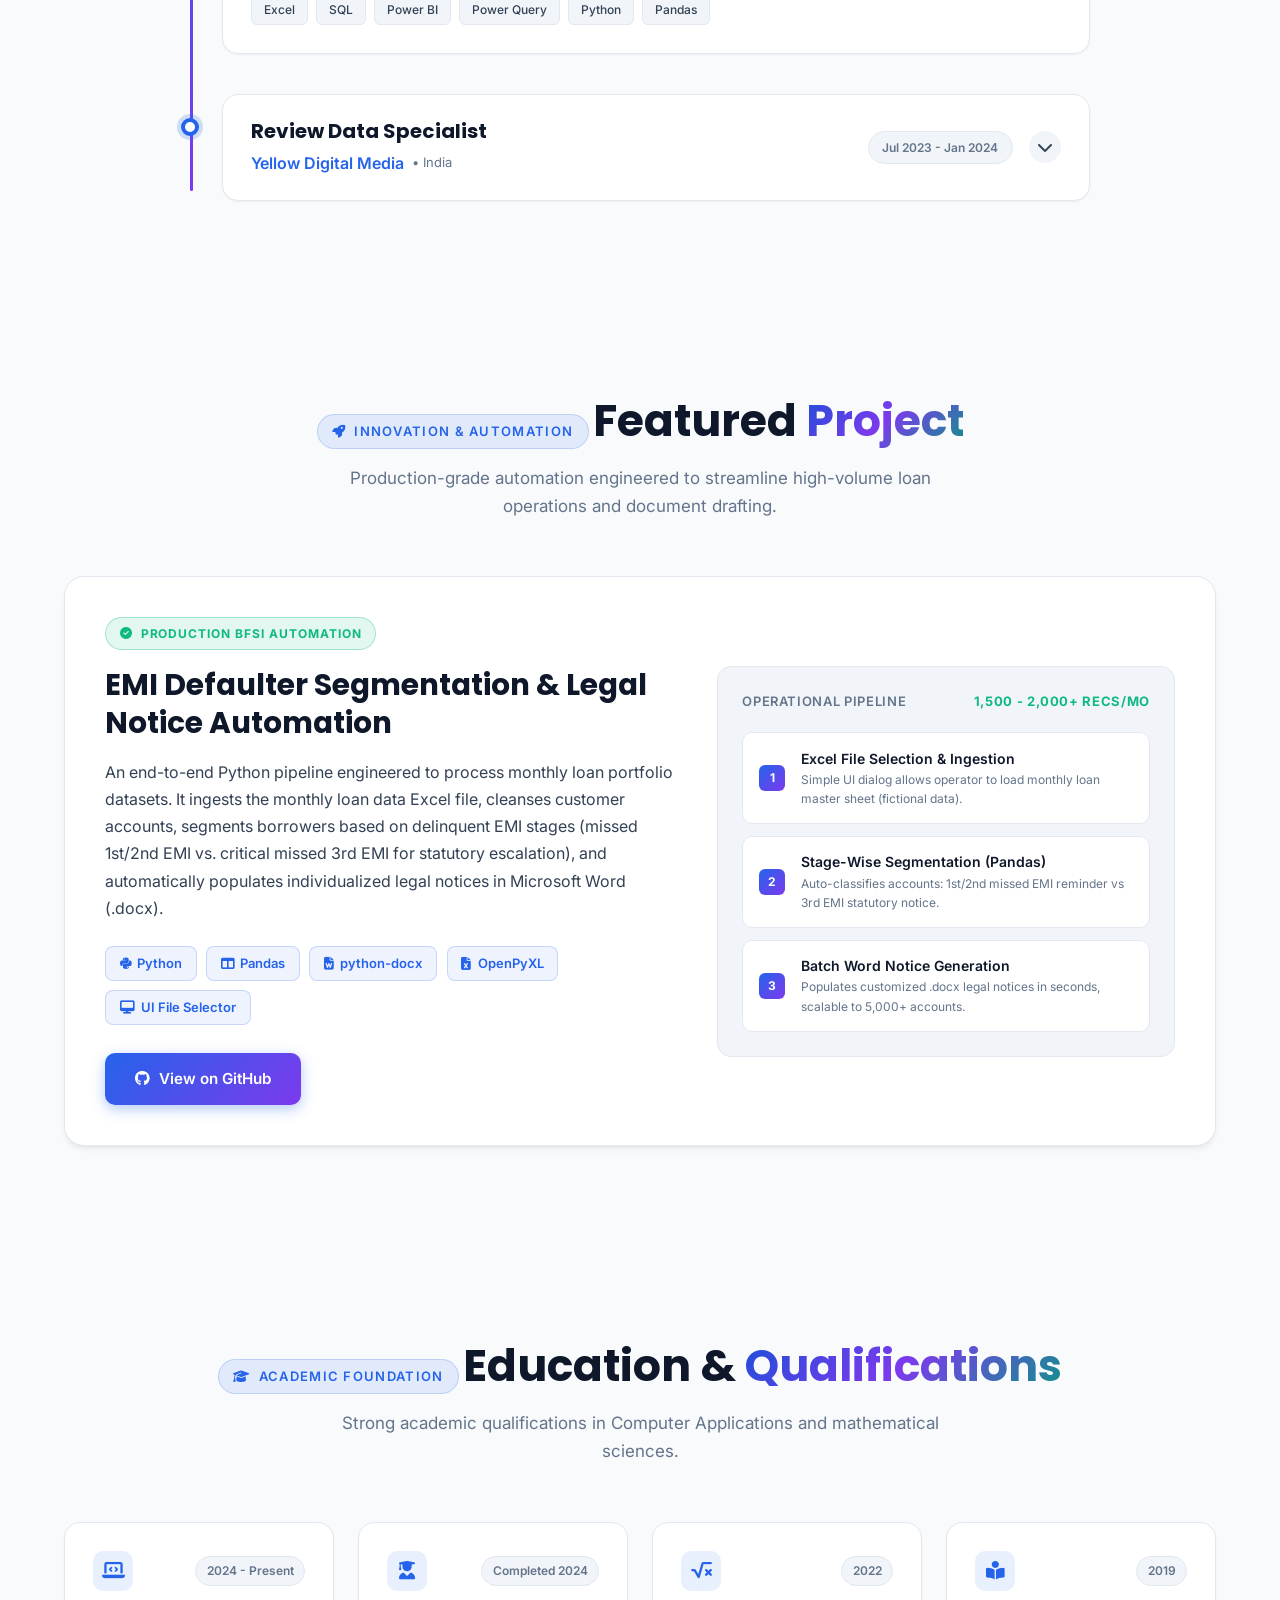
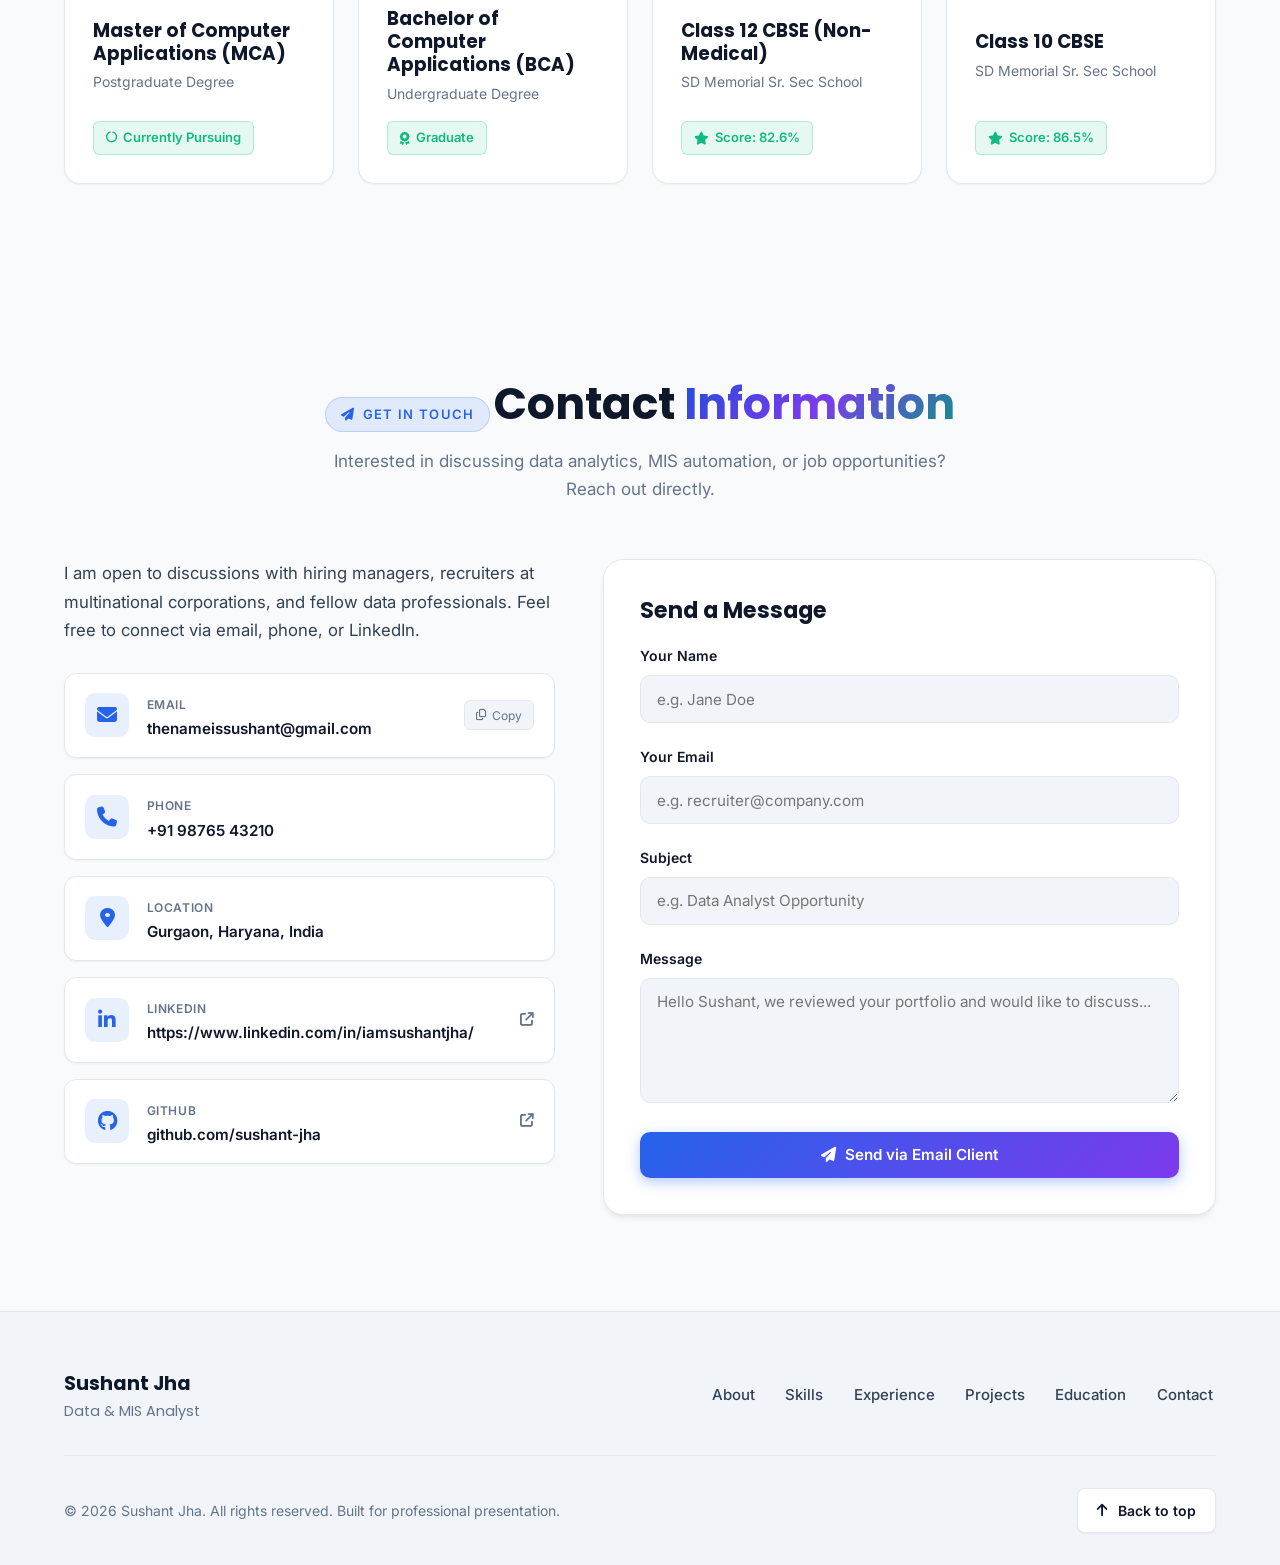
<file: sushant-jha---data-&-mis-analyst-portfolio/index.html>
<!DOCTYPE html>
<html lang="en" data-theme="light">
<head>
  <meta charset="UTF-8" />
  <meta name="viewport" content="width=device-width, initial-scale=1.0" />
  <title>Sushant Jha | Data & MIS Analyst</title>
  
  <!-- SEO & Social Meta Tags -->
  <meta name="description" content="Portfolio of Sushant Jha - Deputy Manager, Data & MIS Analytics at Religare Finvest Ltd. Specializing in Excel, SQL, Power BI, and Python automation." />
  <meta name="keywords" content="Sushant Jha, Data Analyst, MIS Analyst, Power BI, SQL, Python, Pandas, Excel, Religare Finvest, Portfolio" />
  <meta name="author" content="Sushant Jha" />
  
  <!-- Open Graph / Facebook / LinkedIn -->
  <meta property="og:type" content="website" />
  <meta property="og:title" content="Sushant Jha | Data & MIS Analyst" />
  <meta property="og:description" content="Professional portfolio of Sushant Jha. Turning complex raw data into automated business intelligence and actionable executive decisions." />
  <meta property="og:site_name" content="Sushant Jha Portfolio" />
  
  <!-- Twitter Card -->
  <meta name="twitter:card" content="summary_large_image" />
  <meta name="twitter:title" content="Sushant Jha | Data & MIS Analyst" />
  <meta name="twitter:description" content="Professional portfolio of Sushant Jha. Turning complex raw data into automated business intelligence and actionable executive decisions." />
  
  <!-- Favicon (Data analytics visual icon) -->
  <link rel="icon" type="image/svg+xml" href="data:image/svg+xml,<svg xmlns='http://www.w3.org/2000/svg' viewBox='0 0 24 24' fill='none' stroke='%232563eb' stroke-width='2.2' stroke-linecap='round' stroke-linejoin='round'><rect x='3' y='3' width='18' height='18' rx='4'/><path d='M8 17V12'/><path d='M12 17V8'/><path d='M16 17v-4'/></svg>" />

  <!-- Google Fonts: Inter & Poppins -->
  <link rel="preconnect" href="https://fonts.googleapis.com" />
  <link rel="preconnect" href="https://fonts.gstatic.com" crossorigin />
  <link href="https://fonts.googleapis.com/css2?family=Inter:wght@300;400;500;600;700;800&family=JetBrains+Mono:wght@400;500;600&family=Poppins:wght@500;600;700;800&display=swap" rel="stylesheet" />

  <!-- Font Awesome CDN for Icons -->
  <link rel="stylesheet" href="https://cdnjs.cloudflare.com/ajax/libs/font-awesome/6.5.1/css/all.min.css" integrity="sha512-DTOQO9RWCH3ppGqcWaEA1BIZOC6xxalwEsw9c2QQeAIftl+Vegovlnee1c9QX4TctnWMn13TZye+giMm8e2LwA==" crossorigin="anonymous" referrerpolicy="no-referrer" />

  <!-- Stylesheet -->
  <link rel="stylesheet" href="style.css" />
</head>
<body>

  <!-- Top Scroll Progress Bar -->
  <div id="scroll-progress" aria-hidden="true"></div>

  <!-- Sticky Navbar -->
  <header class="navbar" role="banner">
    <div class="container navbar-container">
      <!-- Brand Logo / Identity -->
      <a href="#hero" class="nav-brand" aria-label="Sushant Jha Portfolio Home">
        <div class="brand-badge" aria-hidden="true">SJ</div>
        <div class="brand-text">
          <span class="brand-name" data-config="name">Sushant Jha</span>
          <span class="brand-role" data-config="title">Data & MIS Analyst</span>
        </div>
      </a>

      <!-- Desktop & Mobile Navigation Menu -->
      <nav id="nav-menu" class="nav-menu" role="navigation" aria-label="Main Navigation">
        <a href="#about" class="nav-link">About</a>
        <a href="#skills" class="nav-link">Skills</a>
        <a href="#experience" class="nav-link">Experience</a>
        <a href="#projects" class="nav-link">Projects</a>
        <a href="#education" class="nav-link">Education</a>
        <a href="#contact" class="nav-link">Contact</a>
      </nav>

      <!-- Nav Actions (Theme Toggle & Hamburger) -->
      <div class="nav-actions">
        <!-- Day/Night Mode Switch -->
        <button id="theme-toggle-btn" class="theme-toggle" type="button" aria-label="Toggle theme mode" title="Toggle light and dark theme">
          <!-- Sun Icon (shown in dark mode) -->
          <svg class="sun-icon" viewBox="0 0 24 24" fill="none" stroke="currentColor" stroke-width="2" stroke-linecap="round" stroke-linejoin="round" aria-hidden="true">
            <circle cx="12" cy="12" r="5"></circle>
            <line x1="12" y1="1" x2="12" y2="3"></line>
            <line x1="12" y1="21" x2="12" y2="23"></line>
            <line x1="4.22" y1="4.22" x2="5.64" y2="5.64"></line>
            <line x1="18.36" y1="18.36" x2="19.78" y2="19.78"></line>
            <line x1="1" y1="12" x2="3" y2="12"></line>
            <line x1="21" y1="12" x2="23" y2="12"></line>
            <line x1="4.22" y1="19.78" x2="5.64" y2="18.36"></line>
            <line x1="18.36" y1="5.64" x2="19.78" y2="4.22"></line>
          </svg>
          <!-- Moon Icon (shown in light mode) -->
          <svg class="moon-icon" viewBox="0 0 24 24" fill="none" stroke="currentColor" stroke-width="2" stroke-linecap="round" stroke-linejoin="round" aria-hidden="true">
            <path d="M21 12.79A9 9 0 1 1 11.21 3 7 7 0 0 0 21 12.79z"></path>
          </svg>
        </button>

        <!-- Mobile Hamburger Button -->
        <button id="hamburger-btn" class="hamburger" type="button" aria-label="Toggle navigation drawer" aria-expanded="false" aria-controls="nav-menu">
          <span></span>
          <span></span>
          <span></span>
        </button>
      </div>
    </div>
  </header>

  <!-- Mobile Drawer Overlay Backdrop -->
  <div id="nav-overlay" class="nav-menu-overlay" aria-hidden="true"></div>

  <main id="main-content">

    <!-- ======================================================================
         1. HERO / INTRO SECTION
         ====================================================================== -->
    <section id="hero" class="hero" aria-label="Introduction">
      <!-- Background Ambient Glow Shapes -->
      <div class="hero-ambient" aria-hidden="true">
        <div class="ambient-orb orb-1"></div>
        <div class="ambient-orb orb-2"></div>
        <div class="ambient-orb orb-3"></div>
      </div>

      <div class="container">
        <div class="hero-grid">
          <!-- Left Column: Copy & CTAs -->
          <div class="hero-content reveal-left">
            <div class="hero-badge">
              <span class="status-dot"></span>
              <span>Deputy Manager &bull; Religare Finvest Ltd.</span>
            </div>

            <h1 class="hero-title">
              Hi, I'm <span class="name-highlight" data-config="name">Sushant Jha</span>
            </h1>

            <div class="hero-role-wrapper">
              <span>Expert in </span>
              <span id="typed-text" class="typed-text"></span>
            </div>

            <p class="hero-tagline">
              Turning complex raw data into automated business intelligence and actionable executive decisions. Specialized in financial analytics, automated reporting, and scalable data pipelines.
            </p>

            <div class="hero-cta">
              <a href="#projects" class="btn btn-primary">
                <span>View Projects</span>
                <i class="fa-solid fa-arrow-down-long" aria-hidden="true"></i>
              </a>
              <a href="./Sushant_Jha_Analyst.pdf" class="btn btn-secondary btn-resume" download>
                <i class="fa-solid fa-file-arrow-down" aria-hidden="true"></i>
                <span>Download Resume</span>
              </a>
            </div>

            <!-- Social Links -->
            <div class="hero-socials">
              <a href="https://www.linkedin.com/in/iamsushantjha/" data-config="linkedin" class="social-icon-btn" aria-label="LinkedIn Profile" title="LinkedIn">
                <i class="fa-brands fa-linkedin-in" aria-hidden="true"></i>
              </a>
              <a href="https://github.com/thenameissushant" data-config="github" class="social-icon-btn" aria-label="GitHub Profile" title="GitHub">
                <i class="fa-brands fa-github" aria-hidden="true"></i>
              </a>
              <a href="mailto:@thenameissushant@gmail.com" data-config="email" class="social-icon-btn" aria-label="Send Email" title="Email Me">
                <i class="fa-solid fa-envelope" aria-hidden="true"></i>
              </a>
              <a href="#" data-config="phone" class="social-icon-btn" aria-label="Call Phone" title="Call Me">
                <i class="fa-solid fa-phone" aria-hidden="true"></i>
              </a>
            </div>
          </div>

          <!-- Right Column: Visual Avatar with Gradient Ring -->  
                <div class="avatar-wrapper">
                  <div class="avatar-gradient-ring" aria-hidden="true"></div>

                  <div class="avatar-container">
                    <img
                      id="profile-image"
                      class="profile-img"
                      src="./Sush.jpeg"
                      alt="Sushant Jha - Data & MIS Analyst"
                    />
                  </div>

                  <!-- Floating Stat Badges -->
                  <div class="floating-stat-badge stat-badge-1" aria-hidden="true">
                    <div class="stat-badge-icon">
                      <i class="fa-solid fa-bolt-lightning"></i>
                    </div>
                    <div class="stat-badge-info">
                      <h5>2,000+</h5>
                      <p>Notices Automated/mo</p>
                    </div>
                  </div>

                  <div class="floating-stat-badge stat-badge-2" aria-hidden="true">
                    <div class="stat-badge-icon">
                      <i class="fa-solid fa-chart-line"></i>
                    </div>
                    <div class="stat-badge-info">
                      <h5>MIS & Analytics</h5>
                      <p>Religare Finvest Ltd</p>
                    </div>
                  </div>
                </div>
              </div>
            </div>
          </div>
        </div>
      </div>
    </section>

    <!-- ======================================================================
         2. ABOUT SECTION
         ====================================================================== -->
    <section id="about" class="section" aria-label="About Me">
      <div class="container">
        <div class="section-header reveal">
          <span class="section-tag">
            <i class="fa-solid fa-user-tie" aria-hidden="true"></i>
            Background
          </span>
          <h2 class="section-title">
            About <span class="gradient-text">Me</span>
          </h2>
          <p class="section-subtitle">
            A dedicated data analytics professional bridging operational data with executive decision-making.
          </p>
        </div>

        <div class="about-grid">
          <div class="about-card reveal">
            <p class="about-narrative">
              I currently serve as <strong>Deputy Manager, Data & MIS Analytics at Religare Finvest Ltd.</strong> (Gurgaon, Haryana), where I design and manage corporate MIS reporting, regulatory metrics, and automated portfolio monitoring. With an analytical foundation spanning <strong>Excel, SQL, Power BI, and Python (Pandas)</strong>, I specialize in transforming repetitive, manual loan and operational workflows into streamlined, high-accuracy automated systems. My previous experience as <strong>Review Data Specialist at Yellow Digital Media</strong> instilled rigorous data quality and auditing standards that govern every analytical model I deliver.
            </p>

            <!-- 3 Animated Counters -->
            <div class="counters-grid">
              <div class="counter-item">
                <div class="counter-value-wrapper">
                  <span class="counter-number" data-target="1500-2000+">0</span>
                </div>
                <div class="counter-label">Notices Automated per Month</div>
              </div>

              <div class="counter-item">
                <div class="counter-value-wrapper">
                  <span class="counter-number" data-target="5+">0</span>
                </div>
                <div class="counter-label">Core Analytics & Automation Tools</div>
              </div>

              <div class="counter-item">
                <div class="counter-value-wrapper">
                  <span class="counter-number" data-target="2">0</span>
                </div>
                <div class="counter-label">Corporate Analytics Roles</div>
              </div>
            </div>
          </div>
        </div>
      </div>
    </section>

    <!-- ======================================================================
         3. SKILLS SECTION
         ====================================================================== -->
    <section id="skills" class="section" aria-label="Skills & Expertise">
      <div class="container">
        <div class="section-header reveal">
          <span class="section-tag">
            <i class="fa-solid fa-code" aria-hidden="true"></i>
            Core Competencies
          </span>
          <h2 class="section-title">
            Technical <span class="gradient-text">Skillset</span>
          </h2>
          <p class="section-subtitle">
            Grouped competencies covering end-to-end data analytics, extraction, automation, and executive visualization.
          </p>
        </div>

        <div class="skills-grid">
          <!-- Group 1: Analytics -->
          <div class="skill-category-card reveal delay-1">
            <div class="category-header">
              <div class="category-icon">
                <i class="fa-solid fa-table" aria-hidden="true"></i>
              </div>
              <h3 class="category-title">Analytics & Modeling</h3>
            </div>
            <div class="skill-list">
              <div class="skill-item">
                <div class="skill-meta">
                  <span class="skill-name">Advanced Excel</span>
                  <span class="skill-pct">95%</span>
                </div>
                <div class="skill-bar-bg">
                  <div class="skill-bar-fill" data-percent="95%"></div>
                </div>
              </div>
              <div class="skill-item">
                <div class="skill-meta">
                  <span class="skill-name">Power Query (ETL)</span>
                  <span class="skill-pct">90%</span>
                </div>
                <div class="skill-bar-bg">
                  <div class="skill-bar-fill" data-percent="90%"></div>
                </div>
              </div>
            </div>
          </div>

          <!-- Group 2: Database -->
          <div class="skill-category-card reveal delay-2">
            <div class="category-header">
              <div class="category-icon">
                <i class="fa-solid fa-database" aria-hidden="true"></i>
              </div>
              <h3 class="category-title">Database Engineering</h3>
            </div>
            <div class="skill-list">
              <div class="skill-item">
                <div class="skill-meta">
                  <span class="skill-name">SQL (Queries & Joins)</span>
                  <span class="skill-pct">90%</span>
                </div>
                <div class="skill-bar-bg">
                  <div class="skill-bar-fill" data-percent="90%"></div>
                </div>
              </div>
              <div class="skill-item">
                <div class="skill-meta">
                  <span class="skill-name">Data Aggregations & CTEs</span>
                  <span class="skill-pct">88%</span>
                </div>
                <div class="skill-bar-bg">
                  <div class="skill-bar-fill" data-percent="88%"></div>
                </div>
              </div>
            </div>
          </div>

          <!-- Group 3: Visualization -->
          <div class="skill-category-card reveal delay-3">
            <div class="category-header">
              <div class="category-icon">
                <i class="fa-solid fa-chart-pie" aria-hidden="true"></i>
              </div>
              <h3 class="category-title">BI & Visualization</h3>
            </div>
            <div class="skill-list">
              <div class="skill-item">
                <div class="skill-meta">
                  <span class="skill-name">Power BI</span>
                  <span class="skill-pct">90%</span>
                </div>
                <div class="skill-bar-bg">
                  <div class="skill-bar-fill" data-percent="90%"></div>
                </div>
              </div>
              <div class="skill-item">
                <div class="skill-meta">
                  <span class="skill-name">DAX & Data Modeling</span>
                  <span class="skill-pct">85%</span>
                </div>
                <div class="skill-bar-bg">
                  <div class="skill-bar-fill" data-percent="85%"></div>
                </div>
              </div>
            </div>
          </div>

          <!-- Group 4: Programming & Automation -->
          <div class="skill-category-card reveal delay-4">
            <div class="category-header">
              <div class="category-icon">
                <i class="fa-brands fa-python" aria-hidden="true"></i>
              </div>
              <h3 class="category-title">Programming & Scripting</h3>
            </div>
            <div class="skill-list">
              <div class="skill-item">
                <div class="skill-meta">
                  <span class="skill-name">Python</span>
                  <span class="skill-pct">88%</span>
                </div>
                <div class="skill-bar-bg">
                  <div class="skill-bar-fill" data-percent="88%"></div>
                </div>
              </div>
              <div class="skill-item">
                <div class="skill-meta">
                  <span class="skill-name">Pandas (Data Wrangling)</span>
                  <span class="skill-pct">92%</span>
                </div>
                <div class="skill-bar-bg">
                  <div class="skill-bar-fill" data-percent="92%"></div>
                </div>
              </div>
            </div>
          </div>
        </div>
      </div>
    </section>

    <!-- ======================================================================
         4. EXPERIENCE SECTION (Vertical Timeline with Accordion)
         ====================================================================== -->
    <section id="experience" class="section" aria-label="Work Experience">
      <div class="container">
        <div class="section-header reveal">
          <span class="section-tag">
            <i class="fa-solid fa-briefcase" aria-hidden="true"></i>
            Career Journey
          </span>
          <h2 class="section-title">
            Professional <span class="gradient-text">Experience</span>
          </h2>
          <p class="section-subtitle">
            Demonstrated track record of delivering MIS reports, dashboard automation, and quality analytics. Click each role to expand details.
          </p>
        </div>

        <div class="timeline">
          <!-- Role 1: Religare Finvest Ltd. -->
          <div class="timeline-item reveal" data-item="1">
            <div class="timeline-node" aria-hidden="true"></div>
            <div class="timeline-card">
              <div class="timeline-card-header" tabindex="0" role="button" aria-expanded="true">
                <div class="timeline-header-main">
                  <h3 class="timeline-role">Deputy Manager, Data & MIS Analytics</h3>
                  <div class="timeline-company">
                    <span>Religare Finvest Ltd.</span>
                    <span class="company-location">&bull; Gurgaon, Haryana, India</span>
                  </div>
                </div>
                <div class="timeline-meta">
                  <span class="timeline-badge current">Sept 2024 - Present</span>
                  <div class="timeline-toggle-icon" aria-hidden="true">
                    <i class="fa-solid fa-chevron-down"></i>
                  </div>
                </div>
              </div>

              <div class="timeline-body">
                <ul class="timeline-highlights">
                  <li>
                    Prepare and present executive MIS reports and interactive dashboards using <strong>Excel, SQL, Power BI, and Power Query</strong> to support senior management decision-making.
                  </li>
                  <li>
                    Architected and deployed a monthly defaulter identification and legal notice automation pipeline using <strong>Python</strong>, dramatically reducing manual effort for <strong>1,500 - 2,000 accounts per month</strong> and scaling to 5,000+.
                  </li>
                  <li>
                    Monitor and reconcile delinquent loan portfolio cohorts across branch networks, ensuring timely recovery insights and zero data discrepancy.
                  </li>
                </ul>

                <div class="timeline-skills-used">
                  <span class="skill-pill">Excel</span>
                  <span class="skill-pill">SQL</span>
                  <span class="skill-pill">Power BI</span>
                  <span class="skill-pill">Power Query</span>
                  <span class="skill-pill">Python</span>
                  <span class="skill-pill">Pandas</span>
                </div>
              </div>
            </div>
          </div>

          <!-- Role 2: Yellow Digital Media -->
          <div class="timeline-item reveal delay-1" data-item="2">
            <div class="timeline-node" aria-hidden="true"></div>
            <div class="timeline-card">
              <div class="timeline-card-header" tabindex="0" role="button" aria-expanded="false">
                <div class="timeline-header-main">
                  <h3 class="timeline-role">Review Data Specialist</h3>
                  <div class="timeline-company">
                    <span>Yellow Digital Media</span>
                    <span class="company-location">&bull; India</span>
                  </div>
                </div>
                <div class="timeline-meta">
                  <span class="timeline-badge">Jul 2023 - Jan 2024</span>
                  <div class="timeline-toggle-icon" aria-hidden="true">
                    <i class="fa-solid fa-chevron-down"></i>
                  </div>
                </div>
              </div>

              <div class="timeline-body">
                <ul class="timeline-highlights">
                  <li>
                    Reviewed and quality-checked extensive client and digital datasets to keep organizational records accurate, consistent, and reliable.
                  </li>
                  <li>
                    Identified data anomalies, structured irregular incoming feeds, and collaborated with cross-functional teams to enforce continuous data hygiene.
                  </li>
                </ul>

                <div class="timeline-skills-used">
                  <span class="skill-pill">Data Auditing</span>
                  <span class="skill-pill">Quality Control</span>
                  <span class="skill-pill">Spreadsheets</span>
                  <span class="skill-pill">Data Verification</span>
                </div>
              </div>
            </div>
          </div>
        </div>
      </div>
    </section>

    <!-- ======================================================================
         5. FEATURED PROJECT SECTION
         ====================================================================== -->
    <section id="projects" class="section" aria-label="Featured Projects">
      <div class="container">
        <div class="section-header reveal">
          <span class="section-tag">
            <i class="fa-solid fa-rocket" aria-hidden="true"></i>
            Innovation & Automation
          </span>
          <h2 class="section-title">
            Featured <span class="gradient-text">Project</span>
          </h2>
          <p class="section-subtitle">
            Production-grade automation engineered to streamline high-volume loan operations and document drafting.
          </p>
        </div>

        <div class="project-card reveal">
          <div class="project-grid">
            <!-- Left: Project Narrative & Links -->
            <div class="project-details">
              <div class="project-header-badge">
                <i class="fa-solid fa-check-circle" aria-hidden="true"></i>
                Production BFSI Automation
              </div>

              <h3 class="project-title">
                EMI Defaulter Segmentation & Legal Notice Automation
              </h3>

              <p class="project-desc">
                An end-to-end Python pipeline engineered to process monthly loan portfolio datasets. It ingests the monthly loan data Excel file, cleanses customer accounts, segments borrowers based on delinquent EMI stages (missed 1st/2nd EMI vs. critical missed 3rd EMI for statutory escalation), and automatically populates individualized legal notices in Microsoft Word (.docx).
              </p>

              <div class="project-tags">
                <span class="tech-tag">
                  <i class="fa-brands fa-python" aria-hidden="true"></i> Python
                </span>
                <span class="tech-tag">
                  <i class="fa-solid fa-table-columns" aria-hidden="true"></i> Pandas
                </span>
                <span class="tech-tag">
                  <i class="fa-solid fa-file-word" aria-hidden="true"></i> python-docx
                </span>
                <span class="tech-tag">
                  <i class="fa-solid fa-file-excel" aria-hidden="true"></i> OpenPyXL
                </span>
                <span class="tech-tag">
                  <i class="fa-solid fa-desktop" aria-hidden="true"></i> UI File Selector
                </span>
              </div>

              <div class="project-actions">
                <a id="project-github-link" href="#" class="btn btn-primary" target="_blank" rel="noopener noreferrer">
                  <i class="fa-brands fa-github" aria-hidden="true"></i>
                  <span>View on GitHub</span>
                </a>
                <a id="project-demo-link" href="#" class="btn btn-secondary" target="_blank" rel="noopener noreferrer">
                  <i class="fa-solid fa-arrow-up-right-from-square" aria-hidden="true"></i>
                  <span>Live Demo</span>
                </a>
              </div>
            </div>

            <!-- Right: Interactive Architecture Preview -->
            <div class="project-visual-preview">
              <div class="pipeline-header">
                <span>Operational Pipeline</span>
                <span style="color: #10b981; font-weight: 700;">1,500 - 2,000+ Recs/mo</span>
              </div>

              <div class="pipeline-steps">
                <div class="pipeline-step">
                  <div class="step-num">1</div>
                  <div class="step-content">
                    <div class="step-title">Excel File Selection & Ingestion</div>
                    <div class="step-desc">Simple UI dialog allows operator to load monthly loan master sheet (fictional data).</div>
                  </div>
                </div>

                <div class="pipeline-step">
                  <div class="step-num">2</div>
                  <div class="step-content">
                    <div class="step-title">Stage-Wise Segmentation (Pandas)</div>
                    <div class="step-desc">Auto-classifies accounts: 1st/2nd missed EMI reminder vs 3rd EMI statutory notice.</div>
                  </div>
                </div>

                <div class="pipeline-step">
                  <div class="step-num">3</div>
                  <div class="step-content">
                    <div class="step-title">Batch Word Notice Generation</div>
                    <div class="step-desc">Populates customized .docx legal notices in seconds, scalable to 5,000+ accounts.</div>
                  </div>
                </div>
              </div>
            </div>
          </div>
        </div>
      </div>
    </section>

    <!-- ======================================================================
         6. EDUCATION SECTION
         ====================================================================== -->
    <section id="education" class="section" aria-label="Education">
      <div class="container">
        <div class="section-header reveal">
          <span class="section-tag">
            <i class="fa-solid fa-graduation-cap" aria-hidden="true"></i>
            Academic Foundation
          </span>
          <h2 class="section-title">
            Education & <span class="gradient-text">Qualifications</span>
          </h2>
          <p class="section-subtitle">
            Strong academic qualifications in Computer Applications and mathematical sciences.
          </p>
        </div>

        <div class="education-grid">
          <!-- Degree 1: MCA -->
          <div class="education-card reveal delay-1">
            <div class="edu-badge-row">
              <div class="edu-icon">
                <i class="fa-solid fa-laptop-code" aria-hidden="true"></i>
              </div>
              <span class="edu-period">2024 - Present</span>
            </div>
            <div>
              <h3 class="edu-degree">Master of Computer Applications (MCA)</h3>
              <p class="edu-institution">Postgraduate Degree</p>
            </div>
            <div class="edu-score">
              <i class="fa-solid fa-circle-notch fa-spin" style="font-size: 0.7rem;" aria-hidden="true"></i>
              <span>Currently Pursuing</span>
            </div>
          </div>

          <!-- Degree 2: BCA -->
          <div class="education-card reveal delay-2">
            <div class="edu-badge-row">
              <div class="edu-icon">
                <i class="fa-solid fa-user-graduate" aria-hidden="true"></i>
              </div>
              <span class="edu-period">Completed 2024</span>
            </div>
            <div>
              <h3 class="edu-degree">Bachelor of Computer Applications (BCA)</h3>
              <p class="edu-institution">Undergraduate Degree</p>
            </div>
            <div class="edu-score">
              <i class="fa-solid fa-award" aria-hidden="true"></i>
              <span>Graduate</span>
            </div>
          </div>

          <!-- Schooling: Class 12 -->
          <div class="education-card reveal delay-3">
            <div class="edu-badge-row">
              <div class="edu-icon">
                <i class="fa-solid fa-square-root-variable" aria-hidden="true"></i>
              </div>
              <span class="edu-period">2022</span>
            </div>
            <div>
              <h3 class="edu-degree">Class 12 CBSE (Non-Medical)</h3>
              <p class="edu-institution">SD Memorial Sr. Sec School</p>
            </div>
            <div class="edu-score">
              <i class="fa-solid fa-star" aria-hidden="true"></i>
              <span>Score: 82.6%</span>
            </div>
          </div>

          <!-- Schooling: Class 10 -->
          <div class="education-card reveal delay-4">
            <div class="edu-badge-row">
              <div class="edu-icon">
                <i class="fa-solid fa-book-open-reader" aria-hidden="true"></i>
              </div>
              <span class="edu-period">2019</span>
            </div>
            <div>
              <h3 class="edu-degree">Class 10 CBSE</h3>
              <p class="edu-institution">SD Memorial Sr. Sec School</p>
            </div>
            <div class="edu-score">
              <i class="fa-solid fa-star" aria-hidden="true"></i>
              <span>Score: 86.5%</span>
            </div>
          </div>
        </div>
      </div>
    </section>

    <!-- ======================================================================
         7. CONTACT SECTION
         ====================================================================== -->
    <section id="contact" class="section" aria-label="Contact Sushant Jha">
      <div class="container">
        <div class="section-header reveal">
          <span class="section-tag">
            <i class="fa-solid fa-paper-plane" aria-hidden="true"></i>
            Get In Touch
          </span>
          <h2 class="section-title">
            Contact <span class="gradient-text">Information</span>
          </h2>
          <p class="section-subtitle">
            Interested in discussing data analytics, MIS automation, or job opportunities? Reach out directly.
          </p>
        </div>

        <div class="contact-grid">
          <!-- Left: Direct Contact Details -->
          <div class="contact-info-panel reveal-left">
            <p class="contact-intro-text">
              I am open to discussions with hiring managers, recruiters at multinational corporations, and fellow data professionals. Feel free to connect via email, phone, or LinkedIn.
            </p>

            <div class="contact-methods">
              <!-- Email Card -->
              <div class="contact-method-card">
                <div class="method-icon">
                  <i class="fa-solid fa-envelope" aria-hidden="true"></i>
                </div>
                <div class="method-details">
                  <span class="method-title">Email</span>
                  <div class="method-value">
                    <a href="#" data-config="email" class="config-email-text">thenameissushant@gmail.com</a>
                  </div>
                </div>
                <button id="copy-email-btn" type="button" class="copy-btn" title="Copy email address" aria-label="Copy email address">
                  <i class="fa-regular fa-copy" aria-hidden="true"></i>
                  <span>Copy</span>
                </button>
              </div>

              <!-- Phone Card -->
              <a href="#" data-config="phone" class="contact-method-card">
                <div class="method-icon">
                  <i class="fa-solid fa-phone" aria-hidden="true"></i>
                </div>
                <div class="method-details">
                  <span class="method-title">Phone</span>
                  <div class="method-value config-phone-text">+91 9XXX-XX-XXXX</div>
                </div>
              </a>

              <!-- Location Card -->
              <div class="contact-method-card">
                <div class="method-icon">
                  <i class="fa-solid fa-location-dot" aria-hidden="true"></i>
                </div>
                <div class="method-details">
                  <span class="method-title">Location</span>
                  <div class="method-value" data-config="location">Gurgaon, Haryana, India</div>
                </div>
              </div>

              <!-- LinkedIn Card -->
              <a href="https://www.linkedin.com/in/thenameissushant/" data-config="linkedin" class="contact-method-card" target="_blank" rel="noopener noreferrer">
                <div class="method-icon">
                  <i class="fa-brands fa-linkedin-in" aria-hidden="true"></i>
                </div>
                <div class="method-details">
                  <span class="method-title">LinkedIn</span>
                  <div class="method-value">https://www.linkedin.com/in/iamsushantjha/</div>
                </div>
                <i class="fa-solid fa-arrow-up-right-from-square" style="color: var(--text-muted); font-size: 0.85rem;" aria-hidden="true"></i>
              </a>

              <!-- GitHub Card -->
              <a href="https://github.com/thenameissushant" data-config="github" class="contact-method-card" target="_blank" rel="noopener noreferrer">
                <div class="method-icon">
                  <i class="fa-brands fa-github" aria-hidden="true"></i>
                </div>
                <div class="method-details">
                  <span class="method-title">GitHub</span>
                  <div class="method-value">github.com/sushant-jha</div>
                </div>
                <i class="fa-solid fa-arrow-up-right-from-square" style="color: var(--text-muted); font-size: 0.85rem;" aria-hidden="true"></i>
              </a>
            </div>
          </div>

          <!-- Right: Interactive Mailto Contact Form -->
          <div class="contact-form-wrapper reveal-right">
            <h3 style="font-size: 1.4rem; margin-bottom: 1.25rem;">Send a Message</h3>
            <form id="portfolio-contact-form">
              <div class="form-group">
                <label for="form-name" class="form-label">Your Name</label>
                <input type="text" id="form-name" class="form-input" placeholder="e.g. Jane Doe" required />
              </div>

              <div class="form-group">
                <label for="form-email" class="form-label">Your Email</label>
                <input type="email" id="form-email" class="form-input" placeholder="e.g. recruiter@company.com" required />
              </div>

              <div class="form-group">
                <label for="form-subject" class="form-label">Subject</label>
                <input type="text" id="form-subject" class="form-input" placeholder="e.g. Data Analyst Opportunity" />
              </div>

              <div class="form-group">
                <label for="form-message" class="form-label">Message</label>
                <textarea id="form-message" class="form-textarea" placeholder="Hello Sushant, we reviewed your portfolio and would like to discuss..." required></textarea>
              </div>

              <button type="submit" class="btn btn-primary" style="width: 100%;">
                <i class="fa-solid fa-paper-plane" aria-hidden="true"></i>
                <span>Send via Email Client</span>
              </button>
            </form>
          </div>
        </div>
      </div>
    </section>

  </main>

  <!-- ======================================================================
       8. FOOTER
       ====================================================================== -->
  <footer class="site-footer" role="contentinfo">
    <div class="container">
      <div class="footer-top">
        <div class="footer-brand">
          <span data-config="name">Sushant Jha</span>
          <span style="font-size: 0.9rem; font-weight: 400; color: var(--text-muted); display: block;">Data & MIS Analyst</span>
        </div>

        <div class="footer-links">
          <a href="#about" class="nav-link">About</a>
          <a href="#skills" class="nav-link">Skills</a>
          <a href="#experience" class="nav-link">Experience</a>
          <a href="#projects" class="nav-link">Projects</a>
          <a href="#education" class="nav-link">Education</a>
          <a href="#contact" class="nav-link">Contact</a>
        </div>
      </div>

      <div class="footer-bottom">
        <div>
          &copy; <span id="current-year">2026</span> <span data-config="name">Sushant Jha</span>. All rights reserved. Built for professional presentation.
        </div>
        <div>
          <a href="#hero" class="btn btn-secondary btn-sm" aria-label="Back to top of page">
            <i class="fa-solid fa-arrow-up" aria-hidden="true"></i>
            <span>Back to top</span>
          </a>
        </div>
      </div>
    </div>
  </footer>

  <!-- Floating Back to Top Button -->
  <button id="back-to-top" class="back-to-top-btn" type="button" aria-label="Scroll to top" title="Scroll to top">
    <i class="fa-solid fa-arrow-up" aria-hidden="true"></i>
  </button>

  <!-- Main JavaScript File -->
  <script src="script.js"></script>
</body>
</html>
</file>
<file: style.css>
/* ==========================================================================
   SUSHANT JHA - DATA & MIS ANALYST PORTFOLIO
   Stylesheet: style.css
   Corporate-professional design with Blue-to-Purple gradient palette & Teal accents
   Supports Light & Dark modes via CSS Custom Properties
   ========================================================================== */

@import url('https://fonts.googleapis.com/css2?family=Inter:wght@300;400;500;600;700;800&family=Poppins:wght@500;600;700;800&family=JetBrains+Mono:wght@400;500;600&display=swap');

/* --- Theme Variables --- */
:root {
  /* Color Palette - Light Mode */
  --bg-primary: #f8fafc;
  --bg-secondary: #f1f5f9;
  --bg-card: #ffffff;
  --bg-card-hover: #ffffff;
  --bg-elevated: #ffffff;
  --bg-glass: rgba(255, 255, 255, 0.85);
  
  --text-primary: #0f172a;
  --text-secondary: #334155;
  --text-muted: #64748b;
  --border-color: #e2e8f0;
  --border-subtle: #cbd5e1;

  /* Accent Gradients: Blue -> Purple with Teal highlights */
  --accent-blue: #2563eb;
  --accent-purple: #7c3aed;
  --accent-teal: #0d9488;
  --accent-teal-light: #14b8a6;
  --accent-cyan: #06b6d4;
  
  --gradient-primary: linear-gradient(135deg, #2563eb 0%, #7c3aed 100%);
  --gradient-hover: linear-gradient(135deg, #1d4ed8 0%, #6d28d9 100%);
  --gradient-teal: linear-gradient(135deg, #0d9488 0%, #2563eb 100%);
  --gradient-text: linear-gradient(135deg, #1d4ed8 0%, #7c3aed 50%, #0d9488 100%);
  --gradient-border: linear-gradient(135deg, rgba(37, 99, 235, 0.4), rgba(124, 58, 237, 0.4));

  /* Shadows */
  --shadow-sm: 0 1px 2px 0 rgba(0, 0, 0, 0.05);
  --shadow-md: 0 4px 6px -1px rgba(0, 0, 0, 0.07), 0 2px 4px -2px rgba(0, 0, 0, 0.05);
  --shadow-lg: 0 10px 15px -3px rgba(0, 0, 0, 0.08), 0 4px 6px -4px rgba(0, 0, 0, 0.04);
  --shadow-xl: 0 20px 25px -5px rgba(0, 0, 0, 0.08), 0 8px 10px -6px rgba(0, 0, 0, 0.04);
  --shadow-glow: 0 0 25px rgba(99, 102, 241, 0.2);

  /* Nav & UI */
  --nav-height: 72px;
  --progress-color: #2563eb;
  --code-bg: #f1f5f9;
  --code-text: #0f172a;
}

[data-theme="dark"] {
  /* Color Palette - Dark Mode */
  --bg-primary: #0a0e17;
  --bg-secondary: #111827;
  --bg-card: #151d2e;
  --bg-card-hover: #1c263c;
  --bg-elevated: #1e293b;
  --bg-glass: rgba(10, 14, 23, 0.88);

  --text-primary: #f8fafc;
  --text-secondary: #cbd5e1;
  --text-muted: #94a3b8;
  --border-color: #1e293b;
  --border-subtle: #334155;

  --accent-blue: #3b82f6;
  --accent-purple: #8b5cf6;
  --accent-teal: #14b8a6;
  --accent-teal-light: #2dd4bf;
  --accent-cyan: #22d3ee;

  --gradient-primary: linear-gradient(135deg, #3b82f6 0%, #8b5cf6 100%);
  --gradient-hover: linear-gradient(135deg, #2563eb 0%, #7c3aed 100%);
  --gradient-teal: linear-gradient(135deg, #14b8a6 0%, #3b82f6 100%);
  --gradient-text: linear-gradient(135deg, #60a5fa 0%, #a78bfa 50%, #2dd4bf 100%);
  --gradient-border: linear-gradient(135deg, rgba(59, 130, 246, 0.5), rgba(139, 92, 246, 0.5));

  --shadow-sm: 0 1px 3px 0 rgba(0, 0, 0, 0.3);
  --shadow-md: 0 4px 6px -1px rgba(0, 0, 0, 0.4), 0 2px 4px -2px rgba(0, 0, 0, 0.3);
  --shadow-lg: 0 10px 15px -3px rgba(0, 0, 0, 0.5), 0 4px 6px -4px rgba(0, 0, 0, 0.4);
  --shadow-xl: 0 20px 25px -5px rgba(0, 0, 0, 0.6), 0 8px 10px -6px rgba(0, 0, 0, 0.5);
  --shadow-glow: 0 0 30px rgba(124, 58, 237, 0.28);

  --progress-color: #8b5cf6;
  --code-bg: #0f172a;
  --code-text: #38bdf8;
}

/* --- Base & Reset --- */
*, *::before, *::after {
  box-sizing: border-box;
  margin: 0;
  padding: 0;
}

html {
  scroll-behavior: smooth;
  font-size: 16px;
  -webkit-text-size-adjust: 100%;
}

body {
  font-family: 'Inter', -apple-system, BlinkMacSystemFont, 'Segoe UI', Roboto, Oxygen, Ubuntu, Cantarell, sans-serif;
  background-color: var(--bg-primary);
  color: var(--text-primary);
  line-height: 1.65;
  overflow-x: hidden;
  transition: background-color 0.35s ease, color 0.35s ease;
}

h1, h2, h3, h4, h5, h6 {
  font-family: 'Poppins', sans-serif;
  color: var(--text-primary);
  font-weight: 700;
  line-height: 1.25;
}

a {
  color: inherit;
  text-decoration: none;
  transition: color 0.2s ease;
}

button {
  font-family: inherit;
  cursor: pointer;
  border: none;
  background: none;
  color: inherit;
}

ul {
  list-style: none;
}

img {
  .profile-img {
  display: block;
  width: 150px;
  height: 150px;
  object-fit: cover;
  border-radius: 50%;
}
}

/* Accessibility Focus States */
:focus-visible {
  outline: 2px solid var(--accent-purple);
  outline-offset: 3px;
  border-radius: 4px;
}

/* --- Scroll Progress Bar --- */
#scroll-progress {
  position: fixed;
  top: 0;
  left: 0;
  height: 3.5px;
  width: 0%;
  background: var(--gradient-primary);
  z-index: 1000;
  transition: width 0.1s ease-out;
  box-shadow: 0 0 10px var(--accent-blue);
}

/* --- Layout Container --- */
.container {
  width: 100%;
  max-width: 1200px;
  margin: 0 auto;
  padding: 0 1.5rem;
}

.section {
  padding: 6rem 0;
  position: relative;
}

@media (max-width: 768px) {
  .section {
    padding: 4rem 0;
  }
}

/* Section Header */
.section-header {
  text-align: center;
  margin-bottom: 3.5rem;
}

.section-tag {
  display: inline-flex;
  align-items: center;
  gap: 0.5rem;
  font-size: 0.8125rem;
  font-weight: 600;
  text-transform: uppercase;
  letter-spacing: 0.1em;
  padding: 0.35rem 0.9rem;
  border-radius: 9999px;
  background: rgba(37, 99, 235, 0.1);
  color: var(--accent-blue);
  border: 1px solid rgba(37, 99, 235, 0.2);
  margin-bottom: 0.85rem;
}

[data-theme="dark"] .section-tag {
  background: rgba(139, 92, 246, 0.15);
  color: var(--accent-teal-light);
  border-color: rgba(139, 92, 246, 0.3);
}

.section-title {
  font-size: 2.25rem;
  margin-bottom: 1rem;
  position: relative;
  display: inline-block;
}

@media (min-width: 768px) {
  .section-title {
    font-size: 2.75rem;
  }
}

.section-title span.gradient-text {
  background: var(--gradient-text);
  -webkit-background-clip: text;
  -webkit-text-fill-color: transparent;
}

.section-subtitle {
  color: var(--text-muted);
  max-width: 650px;
  margin: 0 auto;
  font-size: 1.0625rem;
}

/* --- Sticky Navigation --- */
.navbar {
  position: fixed;
  top: 0;
  left: 0;
  width: 100%;
  height: var(--nav-height);
  background: var(--bg-glass);
  backdrop-filter: blur(14px);
  -webkit-backdrop-filter: blur(14px);
  border-bottom: 1px solid var(--border-color);
  z-index: 999;
  transition: all 0.3s ease;
}

.navbar.scrolled {
  box-shadow: var(--shadow-md);
  height: 64px;
}

.navbar-container {
  display: flex;
  align-items: center;
  justify-content: space-between;
  height: 100%;
}

.nav-brand {
  display: flex;
  align-items: center;
  gap: 0.75rem;
  font-weight: 700;
  font-size: 1.25rem;
  font-family: 'Poppins', sans-serif;
}

.brand-badge {
  width: 38px;
  height: 38px;
  border-radius: 10px;
  background: var(--gradient-primary);
  color: #ffffff;
  display: flex;
  align-items: center;
  justify-content: center;
  font-weight: 800;
  font-size: 0.95rem;
  letter-spacing: -0.05em;
  box-shadow: 0 4px 10px rgba(37, 99, 235, 0.35);
  transition: transform 0.3s ease;
}

.nav-brand:hover .brand-badge {
  transform: rotate(-6deg) scale(1.05);
}

.brand-text {
  display: flex;
  flex-direction: column;
}

.brand-name {
  color: var(--text-primary);
  font-size: 1.05rem;
  line-height: 1.1;
}

.brand-role {
  font-size: 0.7rem;
  font-family: 'Inter', sans-serif;
  color: var(--text-muted);
  font-weight: 500;
  letter-spacing: 0.04em;
}

.nav-menu {
  display: flex;
  align-items: center;
  gap: 1.75rem;
}

.nav-link {
  font-size: 0.9375rem;
  font-weight: 500;
  color: var(--text-secondary);
  position: relative;
  padding: 0.5rem 0.2rem;
  transition: color 0.2s ease;
}

.nav-link::after {
  content: '';
  position: absolute;
  bottom: 0;
  left: 0;
  width: 0;
  height: 2px;
  background: var(--gradient-primary);
  transition: width 0.25s ease-in-out;
  border-radius: 2px;
}

.nav-link:hover {
  color: var(--accent-blue);
}

[data-theme="dark"] .nav-link:hover {
  color: var(--accent-teal-light);
}

.nav-link.active {
  color: var(--accent-blue);
  font-weight: 600;
}

[data-theme="dark"] .nav-link.active {
  color: var(--accent-purple);
}

.nav-link.active::after {
  width: 100%;
}

.nav-actions {
  display: flex;
  align-items: center;
  gap: 1rem;
}

/* Theme Toggle Button */
.theme-toggle {
  width: 42px;
  height: 42px;
  border-radius: 50%;
  display: flex;
  align-items: center;
  justify-content: center;
  background: var(--bg-secondary);
  color: var(--text-secondary);
  border: 1px solid var(--border-color);
  transition: all 0.25s ease;
  position: relative;
  overflow: hidden;
}

.theme-toggle:hover {
  background: var(--bg-card-hover);
  color: var(--accent-blue);
  transform: rotate(15deg);
}

.theme-toggle svg {
  width: 20px;
  height: 20px;
  transition: transform 0.4s ease, opacity 0.3s ease;
}

.sun-icon {
  display: none;
}

.moon-icon {
  display: block;
}

[data-theme="dark"] .sun-icon {
  display: block;
  color: #fbbf24;
}

[data-theme="dark"] .moon-icon {
  display: none;
}

/* Mobile Hamburger */
.hamburger {
  display: none;
  flex-direction: column;
  justify-content: center;
  gap: 5px;
  width: 40px;
  height: 40px;
  padding: 8px;
  border-radius: 8px;
  background: var(--bg-secondary);
  border: 1px solid var(--border-color);
  cursor: pointer;
  z-index: 1001;
}

.hamburger span {
  display: block;
  height: 2.5px;
  width: 100%;
  background: var(--text-primary);
  border-radius: 2px;
  transition: transform 0.3s ease, opacity 0.3s ease;
}

.hamburger.is-active span:nth-child(1) {
  transform: translateY(7.5px) rotate(45deg);
}

.hamburger.is-active span:nth-child(2) {
  opacity: 0;
}

.hamburger.is-active span:nth-child(3) {
  transform: translateY(-7.5px) rotate(-45deg);
}

/* Mobile Drawer */
@media (max-width: 900px) {
  .hamburger {
    display: flex;
  }

  .nav-menu {
    position: fixed;
    top: 0;
    right: -100%;
    width: 280px;
    height: 100vh;
    background: var(--bg-elevated);
    box-shadow: -10px 0 30px rgba(0, 0, 0, 0.25);
    flex-direction: column;
    align-items: flex-start;
    padding: 5.5rem 2rem 2rem;
    gap: 1.25rem;
    transition: right 0.35s cubic-bezier(0.16, 1, 0.3, 1);
    z-index: 1000;
  }

  .nav-menu.open {
    right: 0;
  }

  .nav-link {
    font-size: 1.1rem;
    width: 100%;
    padding: 0.6rem 0;
    border-bottom: 1px solid var(--border-color);
  }

  .nav-menu-overlay {
    position: fixed;
    top: 0;
    left: 0;
    width: 100%;
    height: 100%;
    background: rgba(0, 0, 0, 0.5);
    backdrop-filter: blur(4px);
    opacity: 0;
    visibility: hidden;
    transition: opacity 0.3s ease, visibility 0.3s ease;
    z-index: 999;
  }

  .nav-menu-overlay.open {
    opacity: 1;
    visibility: visible;
  }
}

/* --- Hero Section --- */
.hero {
  min-height: 100vh;
  display: flex;
  align-items: center;
  justify-content: center;
  padding-top: calc(var(--nav-height) + 1.5rem);
  padding-bottom: 4rem;
  position: relative;
  overflow: hidden;
}

/* Background Ambient Orbs */
.hero-ambient {
  position: absolute;
  top: 0;
  left: 0;
  width: 100%;
  height: 100%;
  pointer-events: none;
  overflow: hidden;
  z-index: 0;
}

.ambient-orb {
  position: absolute;
  border-radius: 50%;
  filter: blur(80px);
  opacity: 0.18;
  animation: floatOrb 18s ease-in-out infinite alternate;
}

[data-theme="dark"] .ambient-orb {
  opacity: 0.25;
}

.orb-1 {
  width: 480px;
  height: 480px;
  background: #3b82f6;
  top: -100px;
  left: -100px;
}

.orb-2 {
  width: 520px;
  height: 520px;
  background: #8b5cf6;
  bottom: -120px;
  right: -100px;
  animation-duration: 22s;
  animation-direction: alternate-reverse;
}

.orb-3 {
  width: 350px;
  height: 350px;
  background: #14b8a6;
  top: 40%;
  left: 55%;
  animation-duration: 26s;
}

@keyframes floatOrb {
  0% { transform: translate(0, 0) scale(1); }
  50% { transform: translate(40px, 30px) scale(1.08); }
  100% { transform: translate(-30px, -40px) scale(0.95); }
}

.hero-grid {
  display: grid;
  grid-template-columns: 1.25fr 0.9fr;
  align-items: center;
  gap: 3.5rem;
  position: relative;
  z-index: 1;
}

@media (max-width: 968px) {
  .hero-grid {
    grid-template-columns: 1fr;
    text-align: center;
    gap: 2.5rem;
  }
}

.hero-content {
  display: flex;
  flex-direction: column;
}

@media (max-width: 968px) {
  .hero-content {
    align-items: center;
  }
}

.hero-badge {
  display: inline-flex;
  align-items: center;
  gap: 0.6rem;
  padding: 0.45rem 1.1rem;
  border-radius: 9999px;
  background: var(--bg-card);
  border: 1px solid var(--border-color);
  box-shadow: var(--shadow-sm);
  font-size: 0.875rem;
  font-weight: 500;
  color: var(--text-secondary);
  width: fit-content;
  margin-bottom: 1.25rem;
}

.status-dot {
  width: 8px;
  height: 8px;
  border-radius: 50%;
  background-color: #10b981;
  position: relative;
}

.status-dot::after {
  content: '';
  position: absolute;
  top: -3px;
  left: -3px;
  width: 14px;
  height: 14px;
  border-radius: 50%;
  background-color: rgba(16, 185, 129, 0.4);
  animation: pulseDot 2s infinite;
}

@keyframes pulseDot {
  0% { transform: scale(0.9); opacity: 0.8; }
  50% { transform: scale(1.5); opacity: 0; }
  100% { transform: scale(0.9); opacity: 0; }
}

.hero-title {
  font-size: 3rem;
  line-height: 1.15;
  margin-bottom: 0.75rem;
  letter-spacing: -0.02em;
}

@media (min-width: 768px) {
  .hero-title {
    font-size: 3.75rem;
  }
}

.hero-title .name-highlight {
  background: var(--gradient-text);
  -webkit-background-clip: text;
  -webkit-text-fill-color: transparent;
  display: inline-block;
}

.hero-role-wrapper {
  font-size: 1.45rem;
  font-weight: 600;
  color: var(--text-secondary);
  margin-bottom: 1.25rem;
  min-height: 2.2rem;
  display: flex;
  align-items: center;
  gap: 0.5rem;
}

@media (max-width: 968px) {
  .hero-role-wrapper {
    justify-content: center;
  }
}

.typed-text {
  color: var(--accent-blue);
  font-weight: 700;
  border-right: 2.5px solid var(--accent-purple);
  padding-right: 4px;
  animation: blinkCursor 0.85s infinite;
}

[data-theme="dark"] .typed-text {
  color: var(--accent-teal-light);
  border-right-color: var(--accent-teal-light);
}

@keyframes blinkCursor {
  0%, 100% { border-color: transparent; }
  50% { border-color: inherit; }
}

.hero-tagline {
  font-size: 1.125rem;
  color: var(--text-muted);
  max-width: 580px;
  margin-bottom: 2.25rem;
  line-height: 1.7;
}

.hero-cta {
  display: flex;
  flex-wrap: wrap;
  align-items: center;
  gap: 1.1rem;
  margin-bottom: 2rem;
}

@media (max-width: 968px) {
  .hero-cta {
    justify-content: center;
  }
}

/* --- Buttons & Ripple --- */
.btn {
  display: inline-flex;
  align-items: center;
  justify-content: center;
  gap: 0.6rem;
  padding: 0.85rem 1.85rem;
  border-radius: 10px;
  font-weight: 600;
  font-size: 0.95rem;
  position: relative;
  overflow: hidden;
  transition: all 0.25s ease;
  cursor: pointer;
  text-decoration: none;
}

.btn-primary {
  background: var(--gradient-primary);
  color: #ffffff !important;
  box-shadow: 0 4px 14px rgba(37, 99, 235, 0.35);
}

.btn-primary:hover {
  box-shadow: 0 6px 20px rgba(124, 58, 237, 0.45);
  transform: translateY(-2px);
}

.btn-secondary {
  background: var(--bg-card);
  color: var(--text-primary);
  border: 1px solid var(--border-color);
  box-shadow: var(--shadow-sm);
}

.btn-secondary:hover {
  background: var(--bg-secondary);
  border-color: var(--accent-blue);
  color: var(--accent-blue);
  transform: translateY(-2px);
}

[data-theme="dark"] .btn-secondary:hover {
  border-color: var(--accent-purple);
  color: var(--accent-purple);
}

.btn-sm {
  padding: 0.6rem 1.2rem;
  font-size: 0.875rem;
  border-radius: 8px;
}

/* Click Ripple Effect */
.ripple {
  position: absolute;
  border-radius: 50%;
  transform: scale(0);
  animation: rippleAnimation 0.6s linear;
  background-color: rgba(255, 255, 255, 0.4);
  pointer-events: none;
}

@keyframes rippleAnimation {
  to {
    transform: scale(4);
    opacity: 0;
  }
}

/* Quick Social Bar */
.hero-socials {
  display: flex;
  align-items: center;
  gap: 1rem;
}

@media (max-width: 968px) {
  .hero-socials {
    justify-content: center;
  }
}

.social-icon-btn {
  width: 40px;
  height: 40px;
  border-radius: 10px;
  background: var(--bg-card);
  border: 1px solid var(--border-color);
  display: flex;
  align-items: center;
  justify-content: center;
  color: var(--text-secondary);
  transition: all 0.25s ease;
}

.social-icon-btn:hover {
  color: var(--accent-blue);
  border-color: var(--accent-blue);
  transform: translateY(-3px);
  box-shadow: var(--shadow-md);
}

[data-theme="dark"] .social-icon-btn:hover {
  color: var(--accent-teal-light);
  border-color: var(--accent-teal-light);
}

/* --- Hero Image / Avatar --- */
.hero-visual {
  display: flex;
  justify-content: center;
  position: relative;
}

.avatar-wrapper {
  position: relative;
  width: 290px;
  height: 290px;
  display: flex;
  align-items: center;
  justify-content: center;
}

@media (min-width: 768px) {
  .avatar-wrapper {
    width: 340px;
    height: 340px;
  }
}

.avatar-gradient-ring {
  position: absolute;
  inset: -6px;
  border-radius: 50%;
  background: var(--gradient-primary);
  opacity: 0.85;
  filter: blur(4px);
  animation: spinGlow 12s linear infinite;
  z-index: 0;
}

@keyframes spinGlow {
  0% { transform: rotate(0deg); }
  100% { transform: rotate(360deg); }
}

.avatar-container {
  position: relative;
  width: 100%;
  height: 100%;
  border-radius: 50%;
  background: var(--bg-card);
  padding: 6px;
  z-index: 1;
  box-shadow: var(--shadow-xl);
  overflow: hidden;
  display: flex;
  align-items: center;
  justify-content: center;
}

.profile-img {
  display: block;
  width: 100%;
  height: 100%;
  object-fit: cover;
  object-position: center top;
  border-radius: 50%;
}


.profile-img:hover {
  transform: scale(1.04);
}

/* Fallback Initials Avatar */
.avatar-fallback {
  width: 100%;
  height: 100%;
  border-radius: 50%;
  background: var(--gradient-primary);
  display: none;
  align-items: center;
  justify-content: center;
  flex-direction: column;
  color: #ffffff;
  user-select: none;
}

.avatar-fallback .initials {
  font-size: 5rem;
  font-weight: 800;
  font-family: 'Poppins', sans-serif;
  letter-spacing: -0.05em;
  line-height: 1;
}

.avatar-fallback .initials-sub {
  font-size: 0.8rem;
  font-weight: 500;
  text-transform: uppercase;
  letter-spacing: 0.12em;
  opacity: 0.9;
  margin-top: 0.25rem;
}

/* Floating Metrics Badge in Hero */
.floating-stat-badge {
  position: absolute;
  background: var(--bg-card);
  border: 1px solid var(--border-color);
  padding: 0.75rem 1.1rem;
  border-radius: 12px;
  box-shadow: var(--shadow-lg);
  display: flex;
  align-items: center;
  gap: 0.75rem;
  z-index: 2;
  animation: floatBadge 6s ease-in-out infinite alternate;
}

.stat-badge-1 {
  bottom: 10px;
  left: -20px;
}

.stat-badge-2 {
  top: 15px;
  right: -20px;
  animation-duration: 7s;
  animation-delay: 1s;
}

@keyframes floatBadge {
  0% { transform: translateY(0); }
  100% { transform: translateY(-12px); }
}

@media (max-width: 500px) {
  .floating-stat-badge {
    display: none;
  }
}

.stat-badge-icon {
  width: 36px;
  height: 36px;
  border-radius: 8px;
  background: rgba(37, 99, 235, 0.1);
  color: var(--accent-blue);
  display: flex;
  align-items: center;
  justify-content: center;
  font-size: 1.1rem;
}

[data-theme="dark"] .stat-badge-icon {
  background: rgba(139, 92, 246, 0.2);
  color: var(--accent-purple);
}

.stat-badge-info h5 {
  font-size: 0.95rem;
  margin: 0;
  line-height: 1.2;
}

.stat-badge-info p {
  font-size: 0.75rem;
  color: var(--text-muted);
  margin: 0;
}

/* --- About Section --- */
.about-grid {
  display: grid;
  grid-template-columns: 1fr;
  gap: 3rem;
}

.about-card {
  background: var(--bg-card);
  border: 1px solid var(--border-color);
  border-radius: 20px;
  padding: 2.5rem;
  box-shadow: var(--shadow-md);
  position: relative;
  overflow: hidden;
  transition: transform 0.3s ease, box-shadow 0.3s ease;
}

.about-card:hover {
  transform: translateY(-4px);
  box-shadow: var(--shadow-xl);
  border-color: rgba(37, 99, 235, 0.3);
}

.about-narrative {
  font-size: 1.15rem;
  color: var(--text-secondary);
  line-height: 1.85;
  margin-bottom: 2rem;
}

.about-narrative strong {
  color: var(--text-primary);
  font-weight: 600;
}

/* Animated Counters Grid */
.counters-grid {
  display: grid;
  grid-template-columns: repeat(3, 1fr);
  gap: 1.5rem;
}

@media (max-width: 768px) {
  .counters-grid {
    grid-template-columns: 1fr;
  }
}

.counter-item {
  background: var(--bg-secondary);
  border: 1px solid var(--border-color);
  border-radius: 14px;
  padding: 1.75rem 1.5rem;
  text-align: center;
  transition: all 0.3s ease;
}

.counter-item:hover {
  transform: translateY(-3px);
  border-color: var(--accent-blue);
  box-shadow: var(--shadow-md);
}

.counter-value-wrapper {
  font-family: 'Poppins', sans-serif;
  font-size: 2.3rem;
  font-weight: 800;
  color: var(--text-primary);
  line-height: 1.15;
  margin-bottom: 0.5rem;
  background: var(--gradient-text);
  -webkit-background-clip: text;
  -webkit-text-fill-color: transparent;
}

.counter-label {
  font-size: 0.875rem;
  color: var(--text-muted);
  font-weight: 500;
  line-height: 1.4;
}

/* --- Skills Section --- */
.skills-grid {
  display: grid;
  grid-template-columns: repeat(auto-fit, minmax(270px, 1fr));
  gap: 1.75rem;
}

.skill-category-card {
  background: var(--bg-card);
  border: 1px solid var(--border-color);
  border-radius: 16px;
  padding: 2rem;
  box-shadow: var(--shadow-sm);
  transition: all 0.3s ease;
  position: relative;
  overflow: hidden;
}

.skill-category-card::before {
  content: '';
  position: absolute;
  top: 0;
  left: 0;
  width: 100%;
  height: 4px;
  background: var(--gradient-primary);
  opacity: 0;
  transition: opacity 0.3s ease;
}

.skill-category-card:hover {
  transform: translateY(-6px);
  box-shadow: var(--shadow-xl), var(--shadow-glow);
  border-color: rgba(99, 102, 241, 0.4);
}

.skill-category-card:hover::before {
  opacity: 1;
}

.category-header {
  display: flex;
  align-items: center;
  gap: 1rem;
  margin-bottom: 1.75rem;
}

.category-icon {
  width: 48px;
  height: 48px;
  border-radius: 12px;
  background: rgba(37, 99, 235, 0.1);
  color: var(--accent-blue);
  display: flex;
  align-items: center;
  justify-content: center;
  font-size: 1.35rem;
  transition: transform 0.3s ease;
}

[data-theme="dark"] .category-icon {
  background: rgba(139, 92, 246, 0.15);
  color: var(--accent-teal-light);
}

.skill-category-card:hover .category-icon {
  transform: scale(1.1) rotate(-5deg);
}

.category-title {
  font-size: 1.25rem;
  font-weight: 700;
}

.skill-list {
  display: flex;
  flex-direction: column;
  gap: 1.35rem;
}

.skill-item {
  display: flex;
  flex-direction: column;
  gap: 0.45rem;
}

.skill-meta {
  display: flex;
  justify-content: space-between;
  align-items: center;
  font-size: 0.9375rem;
}

.skill-name {
  font-weight: 600;
  color: var(--text-primary);
}

.skill-pct {
  font-family: 'JetBrains Mono', monospace;
  font-size: 0.8125rem;
  color: var(--text-muted);
  font-weight: 500;
}

.skill-bar-bg {
  width: 100%;
  height: 8px;
  background: var(--bg-secondary);
  border-radius: 9999px;
  overflow: hidden;
  border: 1px solid var(--border-color);
}

.skill-bar-fill {
  height: 100%;
  width: 0%;
  background: var(--gradient-primary);
  border-radius: 9999px;
  transition: width 1.2s cubic-bezier(0.16, 1, 0.3, 1);
}

/* --- Experience Section (Vertical Timeline with Accordion) --- */
.timeline {
  position: relative;
  max-width: 900px;
  margin: 0 auto;
  padding-left: 2rem;
}

.timeline::before {
  content: '';
  position: absolute;
  top: 10px;
  left: 0;
  bottom: 10px;
  width: 3px;
  background: var(--gradient-primary);
  border-radius: 2px;
}

.timeline-item {
  position: relative;
  margin-bottom: 2.5rem;
}

.timeline-item:last-child {
  margin-bottom: 0;
}

.timeline-node {
  position: absolute;
  left: -2rem;
  top: 1.5rem;
  transform: translateX(-50%);
  width: 18px;
  height: 18px;
  border-radius: 50%;
  background: var(--bg-card);
  border: 4px solid var(--accent-blue);
  box-shadow: 0 0 0 4px rgba(37, 99, 235, 0.2);
  z-index: 2;
  transition: all 0.3s ease;
}

[data-theme="dark"] .timeline-node {
  border-color: var(--accent-purple);
  box-shadow: 0 0 0 4px rgba(139, 92, 246, 0.3);
}

.timeline-card {
  background: var(--bg-card);
  border: 1px solid var(--border-color);
  border-radius: 16px;
  box-shadow: var(--shadow-sm);
  transition: all 0.3s ease;
  overflow: hidden;
}

.timeline-card:hover {
  border-color: rgba(37, 99, 235, 0.4);
  box-shadow: var(--shadow-lg);
}

.timeline-card-header {
  padding: 1.5rem 1.75rem;
  cursor: pointer;
  display: flex;
  align-items: center;
  justify-content: space-between;
  gap: 1rem;
  user-select: none;
}

.timeline-header-main {
  display: flex;
  flex-direction: column;
  gap: 0.35rem;
}

.timeline-role {
  font-size: 1.25rem;
  font-weight: 700;
  color: var(--text-primary);
}

.timeline-company {
  font-size: 1rem;
  font-weight: 600;
  color: var(--accent-blue);
  display: flex;
  align-items: center;
  gap: 0.5rem;
  flex-wrap: wrap;
}

[data-theme="dark"] .timeline-company {
  color: var(--accent-teal-light);
}

.company-location {
  font-size: 0.8125rem;
  font-weight: 400;
  color: var(--text-muted);
}

.timeline-meta {
  display: flex;
  align-items: center;
  gap: 1rem;
}

.timeline-badge {
  font-size: 0.75rem;
  font-weight: 600;
  padding: 0.35rem 0.85rem;
  border-radius: 9999px;
  background: var(--bg-secondary);
  color: var(--text-muted);
  border: 1px solid var(--border-color);
  white-space: nowrap;
}

.timeline-badge.current {
  background: rgba(16, 185, 129, 0.12);
  color: #10b981;
  border-color: rgba(16, 185, 129, 0.25);
}

.timeline-toggle-icon {
  width: 32px;
  height: 32px;
  border-radius: 50%;
  background: var(--bg-secondary);
  display: flex;
  align-items: center;
  justify-content: center;
  color: var(--text-secondary);
  transition: transform 0.3s ease, background 0.2s ease;
  flex-shrink: 0;
}

.timeline-item.expanded .timeline-toggle-icon {
  transform: rotate(180deg);
  background: rgba(37, 99, 235, 0.15);
  color: var(--accent-blue);
}

.timeline-body {
  max-height: 0;
  overflow: hidden;
  transition: max-height 0.4s cubic-bezier(0.16, 1, 0.3, 1), padding 0.3s ease;
  padding: 0 1.75rem;
}

.timeline-item.expanded .timeline-body {
  max-height: 600px;
  padding: 0 1.75rem 1.75rem 1.75rem;
  border-top: 1px solid var(--border-color);
}

.timeline-highlights {
  list-style: none;
  display: flex;
  flex-direction: column;
  gap: 0.85rem;
  margin-top: 1.25rem;
}

.timeline-highlights li {
  position: relative;
  padding-left: 1.75rem;
  color: var(--text-secondary);
  font-size: 0.95rem;
  line-height: 1.6;
}

.timeline-highlights li::before {
  content: '';
  position: absolute;
  left: 0;
  top: 0.55rem;
  width: 7px;
  height: 7px;
  border-radius: 50%;
  background: var(--accent-blue);
}

[data-theme="dark"] .timeline-highlights li::before {
  background: var(--accent-teal-light);
}

.timeline-skills-used {
  display: flex;
  flex-wrap: wrap;
  gap: 0.5rem;
  margin-top: 1.25rem;
  padding-top: 1rem;
  border-top: 1px dashed var(--border-color);
}

.skill-pill {
  font-size: 0.75rem;
  font-weight: 500;
  padding: 0.25rem 0.75rem;
  border-radius: 6px;
  background: var(--bg-secondary);
  color: var(--text-secondary);
  border: 1px solid var(--border-color);
}

/* --- Featured Project Section --- */
.project-card {
  background: var(--bg-card);
  border: 1px solid var(--border-color);
  border-radius: 20px;
  padding: 2.5rem;
  box-shadow: var(--shadow-md);
  position: relative;
  transition: all 0.3s ease;
  overflow: hidden;
}

.project-card:hover {
  transform: translateY(-4px);
  box-shadow: var(--shadow-xl), var(--shadow-glow);
  border-color: rgba(37, 99, 235, 0.4);
}

.project-grid {
  display: grid;
  grid-template-columns: 1.25fr 1fr;
  gap: 2.5rem;
  align-items: center;
}

@media (max-width: 900px) {
  .project-grid {
    grid-template-columns: 1fr;
  }
}

.project-header-badge {
  display: inline-flex;
  align-items: center;
  gap: 0.5rem;
  font-size: 0.75rem;
  font-weight: 700;
  text-transform: uppercase;
  letter-spacing: 0.08em;
  padding: 0.35rem 0.85rem;
  border-radius: 9999px;
  background: rgba(16, 185, 129, 0.12);
  color: #10b981;
  border: 1px solid rgba(16, 185, 129, 0.3);
  margin-bottom: 1rem;
}

.project-title {
  font-size: 1.85rem;
  font-weight: 700;
  margin-bottom: 1rem;
  line-height: 1.3;
}

.project-desc {
  color: var(--text-secondary);
  font-size: 1rem;
  line-height: 1.7;
  margin-bottom: 1.5rem;
}

.project-tags {
  display: flex;
  flex-wrap: wrap;
  gap: 0.6rem;
  margin-bottom: 1.75rem;
}

.tech-tag {
  display: inline-flex;
  align-items: center;
  gap: 0.4rem;
  font-size: 0.8125rem;
  font-weight: 600;
  padding: 0.35rem 0.85rem;
  border-radius: 8px;
  background: rgba(37, 99, 235, 0.08);
  color: var(--accent-blue);
  border: 1px solid rgba(37, 99, 235, 0.2);
}

[data-theme="dark"] .tech-tag {
  background: rgba(139, 92, 246, 0.15);
  color: var(--accent-teal-light);
  border-color: rgba(139, 92, 246, 0.3);
}

.project-actions {
  display: flex;
  flex-wrap: wrap;
  gap: 1rem;
}

/* Interactive Pipeline Visualization inside Project Card */
.project-visual-preview {
  background: var(--bg-secondary);
  border: 1px solid var(--border-color);
  border-radius: 14px;
  padding: 1.5rem;
  display: flex;
  flex-direction: column;
  gap: 1.25rem;
  position: relative;
}

.pipeline-header {
  display: flex;
  align-items: center;
  justify-content: space-between;
  font-size: 0.8125rem;
  font-weight: 600;
  text-transform: uppercase;
  letter-spacing: 0.05em;
  color: var(--text-muted);
}

.pipeline-steps {
  display: flex;
  flex-direction: column;
  gap: 0.75rem;
}

.pipeline-step {
  display: flex;
  align-items: center;
  gap: 1rem;
  padding: 0.85rem 1rem;
  border-radius: 10px;
  background: var(--bg-card);
  border: 1px solid var(--border-color);
  font-size: 0.875rem;
  transition: transform 0.2s ease, border-color 0.2s ease;
}

.pipeline-step:hover {
  transform: translateX(4px);
  border-color: var(--accent-blue);
}

.step-num {
  width: 26px;
  height: 26px;
  border-radius: 6px;
  background: var(--gradient-primary);
  color: #ffffff;
  display: flex;
  align-items: center;
  justify-content: center;
  font-size: 0.75rem;
  font-weight: 700;
  flex-shrink: 0;
}

.step-content {
  flex-grow: 1;
}

.step-title {
  font-weight: 600;
  color: var(--text-primary);
}

.step-desc {
  font-size: 0.75rem;
  color: var(--text-muted);
}

/* --- Education Section --- */
.education-grid {
  display: grid;
  grid-template-columns: repeat(auto-fit, minmax(270px, 1fr));
  gap: 1.5rem;
}

.education-card {
  background: var(--bg-card);
  border: 1px solid var(--border-color);
  border-radius: 16px;
  padding: 1.75rem;
  box-shadow: var(--shadow-sm);
  transition: all 0.3s ease;
  display: flex;
  flex-direction: column;
  justify-content: space-between;
}

.education-card:hover {
  transform: translateY(-4px);
  box-shadow: var(--shadow-lg);
  border-color: var(--accent-blue);
}

.edu-badge-row {
  display: flex;
  align-items: center;
  justify-content: space-between;
  margin-bottom: 1rem;
}

.edu-icon {
  width: 40px;
  height: 40px;
  border-radius: 10px;
  background: rgba(37, 99, 235, 0.1);
  color: var(--accent-blue);
  display: flex;
  align-items: center;
  justify-content: center;
  font-size: 1.15rem;
}

[data-theme="dark"] .edu-icon {
  background: rgba(139, 92, 246, 0.15);
  color: var(--accent-teal-light);
}

.edu-period {
  font-size: 0.75rem;
  font-weight: 600;
  padding: 0.25rem 0.65rem;
  border-radius: 9999px;
  background: var(--bg-secondary);
  color: var(--text-muted);
  border: 1px solid var(--border-color);
}

.edu-degree {
  font-size: 1.15rem;
  font-weight: 700;
  margin-bottom: 0.35rem;
  color: var(--text-primary);
}

.edu-institution {
  font-size: 0.875rem;
  color: var(--text-muted);
  margin-bottom: 1rem;
}

.edu-score {
  display: inline-flex;
  align-items: center;
  gap: 0.4rem;
  font-size: 0.8125rem;
  font-weight: 600;
  padding: 0.35rem 0.75rem;
  border-radius: 6px;
  background: rgba(16, 185, 129, 0.1);
  color: #10b981;
  border: 1px solid rgba(16, 185, 129, 0.25);
  width: fit-content;
}

/* --- Contact Section --- */
.contact-grid {
  display: grid;
  grid-template-columns: 1fr 1.25fr;
  gap: 3rem;
  align-items: start;
}

@media (max-width: 900px) {
  .contact-grid {
    grid-template-columns: 1fr;
  }
}

.contact-info-panel {
  display: flex;
  flex-direction: column;
  gap: 1.75rem;
}

.contact-intro-text {
  font-size: 1.05rem;
  color: var(--text-secondary);
  line-height: 1.7;
}

.contact-methods {
  display: flex;
  flex-direction: column;
  gap: 1rem;
}

.contact-method-card {
  display: flex;
  align-items: center;
  gap: 1.1rem;
  padding: 1rem 1.25rem;
  border-radius: 12px;
  background: var(--bg-card);
  border: 1px solid var(--border-color);
  box-shadow: var(--shadow-sm);
  transition: all 0.25s ease;
  position: relative;
}

.contact-method-card:hover {
  transform: translateX(4px);
  border-color: var(--accent-blue);
  box-shadow: var(--shadow-md);
}

.method-icon {
  width: 44px;
  height: 44px;
  border-radius: 10px;
  background: rgba(37, 99, 235, 0.1);
  color: var(--accent-blue);
  display: flex;
  align-items: center;
  justify-content: center;
  font-size: 1.25rem;
  flex-shrink: 0;
}

[data-theme="dark"] .method-icon {
  background: rgba(139, 92, 246, 0.15);
  color: var(--accent-teal-light);
}

.method-details {
  flex-grow: 1;
}

.method-title {
  font-size: 0.75rem;
  text-transform: uppercase;
  letter-spacing: 0.05em;
  color: var(--text-muted);
  font-weight: 600;
}

.method-value {
  font-size: 0.95rem;
  font-weight: 600;
  color: var(--text-primary);
  word-break: break-all;
}

.copy-btn {
  padding: 0.4rem 0.65rem;
  font-size: 0.75rem;
  border-radius: 6px;
  background: var(--bg-secondary);
  border: 1px solid var(--border-color);
  color: var(--text-muted);
  display: flex;
  align-items: center;
  gap: 0.35rem;
  transition: all 0.2s ease;
}

.copy-btn:hover {
  background: var(--accent-blue);
  color: #ffffff;
  border-color: var(--accent-blue);
}

/* Contact Form */
.contact-form-wrapper {
  background: var(--bg-card);
  border: 1px solid var(--border-color);
  border-radius: 20px;
  padding: 2.25rem;
  box-shadow: var(--shadow-md);
}

.form-group {
  margin-bottom: 1.35rem;
}

.form-label {
  display: block;
  font-size: 0.875rem;
  font-weight: 600;
  margin-bottom: 0.5rem;
  color: var(--text-primary);
}

.form-input, .form-textarea {
  width: 100%;
  padding: 0.85rem 1rem;
  border-radius: 10px;
  background: var(--bg-secondary);
  border: 1px solid var(--border-color);
  color: var(--text-primary);
  font-family: inherit;
  font-size: 0.95rem;
  transition: all 0.25s ease;
}

.form-textarea {
  min-height: 125px;
  resize: vertical;
}

.form-input:focus, .form-textarea:focus {
  outline: none;
  border-color: var(--accent-blue);
  background: var(--bg-card);
  box-shadow: 0 0 0 3px rgba(37, 99, 235, 0.15);
}

[data-theme="dark"] .form-input:focus, [data-theme="dark"] .form-textarea:focus {
  border-color: var(--accent-purple);
  box-shadow: 0 0 0 3px rgba(139, 92, 246, 0.2);
}

/* Toast Notification */
.toast-notice {
  position: fixed;
  bottom: 2rem;
  right: 2rem;
  background: var(--bg-elevated);
  border: 1px solid var(--border-color);
  color: var(--text-primary);
  padding: 0.85rem 1.25rem;
  border-radius: 10px;
  box-shadow: var(--shadow-xl);
  font-size: 0.875rem;
  font-weight: 600;
  display: flex;
  align-items: center;
  gap: 0.75rem;
  z-index: 9999;
  transform: translateY(100px);
  opacity: 0;
  transition: transform 0.3s cubic-bezier(0.16, 1, 0.3, 1), opacity 0.3s ease;
  pointer-events: none;
}

.toast-notice.show {
  transform: translateY(0);
  opacity: 1;
}

/* --- Footer --- */
.site-footer {
  background: var(--bg-secondary);
  border-top: 1px solid var(--border-color);
  padding: 3.5rem 0 2rem;
}

.footer-top {
  display: flex;
  align-items: center;
  justify-content: space-between;
  flex-wrap: wrap;
  gap: 1.5rem;
  margin-bottom: 2rem;
  padding-bottom: 2rem;
  border-bottom: 1px solid var(--border-color);
}

.footer-brand {
  font-size: 1.2rem;
  font-weight: 700;
  font-family: 'Poppins', sans-serif;
}

.footer-links {
  display: flex;
  align-items: center;
  gap: 1.5rem;
}

.footer-bottom {
  display: flex;
  align-items: center;
  justify-content: space-between;
  flex-wrap: wrap;
  gap: 1rem;
  font-size: 0.875rem;
  color: var(--text-muted);
}

/* Floating Back-to-Top Button */
.back-to-top-btn {
  position: fixed;
  bottom: 2rem;
  right: 2rem;
  width: 46px;
  height: 46px;
  border-radius: 50%;
  background: var(--gradient-primary);
  color: #ffffff;
  display: flex;
  align-items: center;
  justify-content: center;
  box-shadow: 0 4px 15px rgba(37, 99, 235, 0.4);
  z-index: 990;
  opacity: 0;
  visibility: hidden;
  transform: translateY(20px);
  transition: all 0.3s ease;
  cursor: pointer;
}

.back-to-top-btn.visible {
  opacity: 1;
  visibility: visible;
  transform: translateY(0);
}

.back-to-top-btn:hover {
  transform: translateY(-4px);
  box-shadow: 0 6px 20px rgba(124, 58, 237, 0.5);
}

/* --- Scroll Fade & Slide Animations (IntersectionObserver) --- */
.reveal {
  opacity: 0;
  transform: translateY(30px);
  transition: opacity 0.8s cubic-bezier(0.16, 1, 0.3, 1), transform 0.8s cubic-bezier(0.16, 1, 0.3, 1);
  will-change: opacity, transform;
}

.reveal-left {
  opacity: 0;
  transform: translateX(-40px);
  transition: opacity 0.8s cubic-bezier(0.16, 1, 0.3, 1), transform 0.8s cubic-bezier(0.16, 1, 0.3, 1);
  will-change: opacity, transform;
}

.reveal-right {
  opacity: 0;
  transform: translateX(40px);
  transition: opacity 0.8s cubic-bezier(0.16, 1, 0.3, 1), transform 0.8s cubic-bezier(0.16, 1, 0.3, 1);
  will-change: opacity, transform;
}

.reveal.active, .reveal-left.active, .reveal-right.active {
  opacity: 1;
  transform: translate(0, 0);
}

/* Stagger delay classes */
.delay-1 { transition-delay: 0.1s; }
.delay-2 { transition-delay: 0.2s; }
.delay-3 { transition-delay: 0.3s; }
.delay-4 { transition-delay: 0.4s; }

/* Reduced Motion */
@media (prefers-reduced-motion: reduce) {
  html {
    scroll-behavior: auto;
  }
  
  *, *::before, *::after {
    animation-duration: 0.01ms !important;
    animation-iteration-count: 1 !important;
    transition-duration: 0.01ms !important;
  }

  .reveal, .reveal-left, .reveal-right {
    opacity: 1 !important;
    transform: none !important;
  }
}
</file>
<file: sushant-jha---data-&-mis-analyst-portfolio/style.css>
/* ==========================================================================
   SUSHANT JHA - DATA & MIS ANALYST PORTFOLIO
   Stylesheet: style.css
   Corporate-professional design with Blue-to-Purple gradient palette & Teal accents
   Supports Light & Dark modes via CSS Custom Properties
   ========================================================================== */

@import url('https://fonts.googleapis.com/css2?family=Inter:wght@300;400;500;600;700;800&family=Poppins:wght@500;600;700;800&family=JetBrains+Mono:wght@400;500;600&display=swap');

/* --- Theme Variables --- */
:root {
  /* Color Palette - Light Mode */
  --bg-primary: #f8fafc;
  --bg-secondary: #f1f5f9;
  --bg-card: #ffffff;
  --bg-card-hover: #ffffff;
  --bg-elevated: #ffffff;
  --bg-glass: rgba(255, 255, 255, 0.85);
  
  --text-primary: #0f172a;
  --text-secondary: #334155;
  --text-muted: #64748b;
  --border-color: #e2e8f0;
  --border-subtle: #cbd5e1;

  /* Accent Gradients: Blue -> Purple with Teal highlights */
  --accent-blue: #2563eb;
  --accent-purple: #7c3aed;
  --accent-teal: #0d9488;
  --accent-teal-light: #14b8a6;
  --accent-cyan: #06b6d4;
  
  --gradient-primary: linear-gradient(135deg, #2563eb 0%, #7c3aed 100%);
  --gradient-hover: linear-gradient(135deg, #1d4ed8 0%, #6d28d9 100%);
  --gradient-teal: linear-gradient(135deg, #0d9488 0%, #2563eb 100%);
  --gradient-text: linear-gradient(135deg, #1d4ed8 0%, #7c3aed 50%, #0d9488 100%);
  --gradient-border: linear-gradient(135deg, rgba(37, 99, 235, 0.4), rgba(124, 58, 237, 0.4));

  /* Shadows */
  --shadow-sm: 0 1px 2px 0 rgba(0, 0, 0, 0.05);
  --shadow-md: 0 4px 6px -1px rgba(0, 0, 0, 0.07), 0 2px 4px -2px rgba(0, 0, 0, 0.05);
  --shadow-lg: 0 10px 15px -3px rgba(0, 0, 0, 0.08), 0 4px 6px -4px rgba(0, 0, 0, 0.04);
  --shadow-xl: 0 20px 25px -5px rgba(0, 0, 0, 0.08), 0 8px 10px -6px rgba(0, 0, 0, 0.04);
  --shadow-glow: 0 0 25px rgba(99, 102, 241, 0.2);

  /* Nav & UI */
  --nav-height: 72px;
  --progress-color: #2563eb;
  --code-bg: #f1f5f9;
  --code-text: #0f172a;
}

[data-theme="dark"] {
  /* Color Palette - Dark Mode */
  --bg-primary: #0a0e17;
  --bg-secondary: #111827;
  --bg-card: #151d2e;
  --bg-card-hover: #1c263c;
  --bg-elevated: #1e293b;
  --bg-glass: rgba(10, 14, 23, 0.88);

  --text-primary: #f8fafc;
  --text-secondary: #cbd5e1;
  --text-muted: #94a3b8;
  --border-color: #1e293b;
  --border-subtle: #334155;

  --accent-blue: #3b82f6;
  --accent-purple: #8b5cf6;
  --accent-teal: #14b8a6;
  --accent-teal-light: #2dd4bf;
  --accent-cyan: #22d3ee;

  --gradient-primary: linear-gradient(135deg, #3b82f6 0%, #8b5cf6 100%);
  --gradient-hover: linear-gradient(135deg, #2563eb 0%, #7c3aed 100%);
  --gradient-teal: linear-gradient(135deg, #14b8a6 0%, #3b82f6 100%);
  --gradient-text: linear-gradient(135deg, #60a5fa 0%, #a78bfa 50%, #2dd4bf 100%);
  --gradient-border: linear-gradient(135deg, rgba(59, 130, 246, 0.5), rgba(139, 92, 246, 0.5));

  --shadow-sm: 0 1px 3px 0 rgba(0, 0, 0, 0.3);
  --shadow-md: 0 4px 6px -1px rgba(0, 0, 0, 0.4), 0 2px 4px -2px rgba(0, 0, 0, 0.3);
  --shadow-lg: 0 10px 15px -3px rgba(0, 0, 0, 0.5), 0 4px 6px -4px rgba(0, 0, 0, 0.4);
  --shadow-xl: 0 20px 25px -5px rgba(0, 0, 0, 0.6), 0 8px 10px -6px rgba(0, 0, 0, 0.5);
  --shadow-glow: 0 0 30px rgba(124, 58, 237, 0.28);

  --progress-color: #8b5cf6;
  --code-bg: #0f172a;
  --code-text: #38bdf8;
}

/* --- Base & Reset --- */
*, *::before, *::after {
  box-sizing: border-box;
  margin: 0;
  padding: 0;
}

html {
  scroll-behavior: smooth;
  font-size: 16px;
  -webkit-text-size-adjust: 100%;
}

body {
  font-family: 'Inter', -apple-system, BlinkMacSystemFont, 'Segoe UI', Roboto, Oxygen, Ubuntu, Cantarell, sans-serif;
  background-color: var(--bg-primary);
  color: var(--text-primary);
  line-height: 1.65;
  overflow-x: hidden;
  transition: background-color 0.35s ease, color 0.35s ease;
}

h1, h2, h3, h4, h5, h6 {
  font-family: 'Poppins', sans-serif;
  color: var(--text-primary);
  font-weight: 700;
  line-height: 1.25;
}

a {
  color: inherit;
  text-decoration: none;
  transition: color 0.2s ease;
}

button {
  font-family: inherit;
  cursor: pointer;
  border: none;
  background: none;
  color: inherit;
}

ul {
  list-style: none;
}

img {
  .profile-img {
  display: block;
  width: 150px;
  height: 150px;
  object-fit: cover;
  border-radius: 50%;
}
}

/* Accessibility Focus States */
:focus-visible {
  outline: 2px solid var(--accent-purple);
  outline-offset: 3px;
  border-radius: 4px;
}

/* --- Scroll Progress Bar --- */
#scroll-progress {
  position: fixed;
  top: 0;
  left: 0;
  height: 3.5px;
  width: 0%;
  background: var(--gradient-primary);
  z-index: 1000;
  transition: width 0.1s ease-out;
  box-shadow: 0 0 10px var(--accent-blue);
}

/* --- Layout Container --- */
.container {
  width: 100%;
  max-width: 1200px;
  margin: 0 auto;
  padding: 0 1.5rem;
}

.section {
  padding: 6rem 0;
  position: relative;
}

@media (max-width: 768px) {
  .section {
    padding: 4rem 0;
  }
}

/* Section Header */
.section-header {
  text-align: center;
  margin-bottom: 3.5rem;
}

.section-tag {
  display: inline-flex;
  align-items: center;
  gap: 0.5rem;
  font-size: 0.8125rem;
  font-weight: 600;
  text-transform: uppercase;
  letter-spacing: 0.1em;
  padding: 0.35rem 0.9rem;
  border-radius: 9999px;
  background: rgba(37, 99, 235, 0.1);
  color: var(--accent-blue);
  border: 1px solid rgba(37, 99, 235, 0.2);
  margin-bottom: 0.85rem;
}

[data-theme="dark"] .section-tag {
  background: rgba(139, 92, 246, 0.15);
  color: var(--accent-teal-light);
  border-color: rgba(139, 92, 246, 0.3);
}

.section-title {
  font-size: 2.25rem;
  margin-bottom: 1rem;
  position: relative;
  display: inline-block;
}

@media (min-width: 768px) {
  .section-title {
    font-size: 2.75rem;
  }
}

.section-title span.gradient-text {
  background: var(--gradient-text);
  -webkit-background-clip: text;
  -webkit-text-fill-color: transparent;
}

.section-subtitle {
  color: var(--text-muted);
  max-width: 650px;
  margin: 0 auto;
  font-size: 1.0625rem;
}

/* --- Sticky Navigation --- */
.navbar {
  position: fixed;
  top: 0;
  left: 0;
  width: 100%;
  height: var(--nav-height);
  background: var(--bg-glass);
  backdrop-filter: blur(14px);
  -webkit-backdrop-filter: blur(14px);
  border-bottom: 1px solid var(--border-color);
  z-index: 999;
  transition: all 0.3s ease;
}

.navbar.scrolled {
  box-shadow: var(--shadow-md);
  height: 64px;
}

.navbar-container {
  display: flex;
  align-items: center;
  justify-content: space-between;
  height: 100%;
}

.nav-brand {
  display: flex;
  align-items: center;
  gap: 0.75rem;
  font-weight: 700;
  font-size: 1.25rem;
  font-family: 'Poppins', sans-serif;
}

.brand-badge {
  width: 38px;
  height: 38px;
  border-radius: 10px;
  background: var(--gradient-primary);
  color: #ffffff;
  display: flex;
  align-items: center;
  justify-content: center;
  font-weight: 800;
  font-size: 0.95rem;
  letter-spacing: -0.05em;
  box-shadow: 0 4px 10px rgba(37, 99, 235, 0.35);
  transition: transform 0.3s ease;
}

.nav-brand:hover .brand-badge {
  transform: rotate(-6deg) scale(1.05);
}

.brand-text {
  display: flex;
  flex-direction: column;
}

.brand-name {
  color: var(--text-primary);
  font-size: 1.05rem;
  line-height: 1.1;
}

.brand-role {
  font-size: 0.7rem;
  font-family: 'Inter', sans-serif;
  color: var(--text-muted);
  font-weight: 500;
  letter-spacing: 0.04em;
}

.nav-menu {
  display: flex;
  align-items: center;
  gap: 1.75rem;
}

.nav-link {
  font-size: 0.9375rem;
  font-weight: 500;
  color: var(--text-secondary);
  position: relative;
  padding: 0.5rem 0.2rem;
  transition: color 0.2s ease;
}

.nav-link::after {
  content: '';
  position: absolute;
  bottom: 0;
  left: 0;
  width: 0;
  height: 2px;
  background: var(--gradient-primary);
  transition: width 0.25s ease-in-out;
  border-radius: 2px;
}

.nav-link:hover {
  color: var(--accent-blue);
}

[data-theme="dark"] .nav-link:hover {
  color: var(--accent-teal-light);
}

.nav-link.active {
  color: var(--accent-blue);
  font-weight: 600;
}

[data-theme="dark"] .nav-link.active {
  color: var(--accent-purple);
}

.nav-link.active::after {
  width: 100%;
}

.nav-actions {
  display: flex;
  align-items: center;
  gap: 1rem;
}

/* Theme Toggle Button */
.theme-toggle {
  width: 42px;
  height: 42px;
  border-radius: 50%;
  display: flex;
  align-items: center;
  justify-content: center;
  background: var(--bg-secondary);
  color: var(--text-secondary);
  border: 1px solid var(--border-color);
  transition: all 0.25s ease;
  position: relative;
  overflow: hidden;
}

.theme-toggle:hover {
  background: var(--bg-card-hover);
  color: var(--accent-blue);
  transform: rotate(15deg);
}

.theme-toggle svg {
  width: 20px;
  height: 20px;
  transition: transform 0.4s ease, opacity 0.3s ease;
}

.sun-icon {
  display: none;
}

.moon-icon {
  display: block;
}

[data-theme="dark"] .sun-icon {
  display: block;
  color: #fbbf24;
}

[data-theme="dark"] .moon-icon {
  display: none;
}

/* Mobile Hamburger */
.hamburger {
  display: none;
  flex-direction: column;
  justify-content: center;
  gap: 5px;
  width: 40px;
  height: 40px;
  padding: 8px;
  border-radius: 8px;
  background: var(--bg-secondary);
  border: 1px solid var(--border-color);
  cursor: pointer;
  z-index: 1001;
}

.hamburger span {
  display: block;
  height: 2.5px;
  width: 100%;
  background: var(--text-primary);
  border-radius: 2px;
  transition: transform 0.3s ease, opacity 0.3s ease;
}

.hamburger.is-active span:nth-child(1) {
  transform: translateY(7.5px) rotate(45deg);
}

.hamburger.is-active span:nth-child(2) {
  opacity: 0;
}

.hamburger.is-active span:nth-child(3) {
  transform: translateY(-7.5px) rotate(-45deg);
}

/* Mobile Drawer */
@media (max-width: 900px) {
  .hamburger {
    display: flex;
  }

  .nav-menu {
    position: fixed;
    top: 0;
    right: -100%;
    width: 280px;
    height: 100vh;
    background: var(--bg-elevated);
    box-shadow: -10px 0 30px rgba(0, 0, 0, 0.25);
    flex-direction: column;
    align-items: flex-start;
    padding: 5.5rem 2rem 2rem;
    gap: 1.25rem;
    transition: right 0.35s cubic-bezier(0.16, 1, 0.3, 1);
    z-index: 1000;
  }

  .nav-menu.open {
    right: 0;
  }

  .nav-link {
    font-size: 1.1rem;
    width: 100%;
    padding: 0.6rem 0;
    border-bottom: 1px solid var(--border-color);
  }

  .nav-menu-overlay {
    position: fixed;
    top: 0;
    left: 0;
    width: 100%;
    height: 100%;
    background: rgba(0, 0, 0, 0.5);
    backdrop-filter: blur(4px);
    opacity: 0;
    visibility: hidden;
    transition: opacity 0.3s ease, visibility 0.3s ease;
    z-index: 999;
  }

  .nav-menu-overlay.open {
    opacity: 1;
    visibility: visible;
  }
}

/* --- Hero Section --- */
.hero {
  min-height: 100vh;
  display: flex;
  align-items: center;
  justify-content: center;
  padding-top: calc(var(--nav-height) + 1.5rem);
  padding-bottom: 4rem;
  position: relative;
  overflow: hidden;
}

/* Background Ambient Orbs */
.hero-ambient {
  position: absolute;
  top: 0;
  left: 0;
  width: 100%;
  height: 100%;
  pointer-events: none;
  overflow: hidden;
  z-index: 0;
}

.ambient-orb {
  position: absolute;
  border-radius: 50%;
  filter: blur(80px);
  opacity: 0.18;
  animation: floatOrb 18s ease-in-out infinite alternate;
}

[data-theme="dark"] .ambient-orb {
  opacity: 0.25;
}

.orb-1 {
  width: 480px;
  height: 480px;
  background: #3b82f6;
  top: -100px;
  left: -100px;
}

.orb-2 {
  width: 520px;
  height: 520px;
  background: #8b5cf6;
  bottom: -120px;
  right: -100px;
  animation-duration: 22s;
  animation-direction: alternate-reverse;
}

.orb-3 {
  width: 350px;
  height: 350px;
  background: #14b8a6;
  top: 40%;
  left: 55%;
  animation-duration: 26s;
}

@keyframes floatOrb {
  0% { transform: translate(0, 0) scale(1); }
  50% { transform: translate(40px, 30px) scale(1.08); }
  100% { transform: translate(-30px, -40px) scale(0.95); }
}

.hero-grid {
  display: grid;
  grid-template-columns: 1.25fr 0.9fr;
  align-items: center;
  gap: 3.5rem;
  position: relative;
  z-index: 1;
}

@media (max-width: 968px) {
  .hero-grid {
    grid-template-columns: 1fr;
    text-align: center;
    gap: 2.5rem;
  }
}

.hero-content {
  display: flex;
  flex-direction: column;
}

@media (max-width: 968px) {
  .hero-content {
    align-items: center;
  }
}

.hero-badge {
  display: inline-flex;
  align-items: center;
  gap: 0.6rem;
  padding: 0.45rem 1.1rem;
  border-radius: 9999px;
  background: var(--bg-card);
  border: 1px solid var(--border-color);
  box-shadow: var(--shadow-sm);
  font-size: 0.875rem;
  font-weight: 500;
  color: var(--text-secondary);
  width: fit-content;
  margin-bottom: 1.25rem;
}

.status-dot {
  width: 8px;
  height: 8px;
  border-radius: 50%;
  background-color: #10b981;
  position: relative;
}

.status-dot::after {
  content: '';
  position: absolute;
  top: -3px;
  left: -3px;
  width: 14px;
  height: 14px;
  border-radius: 50%;
  background-color: rgba(16, 185, 129, 0.4);
  animation: pulseDot 2s infinite;
}

@keyframes pulseDot {
  0% { transform: scale(0.9); opacity: 0.8; }
  50% { transform: scale(1.5); opacity: 0; }
  100% { transform: scale(0.9); opacity: 0; }
}

.hero-title {
  font-size: 3rem;
  line-height: 1.15;
  margin-bottom: 0.75rem;
  letter-spacing: -0.02em;
}

@media (min-width: 768px) {
  .hero-title {
    font-size: 3.75rem;
  }
}

.hero-title .name-highlight {
  background: var(--gradient-text);
  -webkit-background-clip: text;
  -webkit-text-fill-color: transparent;
  display: inline-block;
}

.hero-role-wrapper {
  font-size: 1.45rem;
  font-weight: 600;
  color: var(--text-secondary);
  margin-bottom: 1.25rem;
  min-height: 2.2rem;
  display: flex;
  align-items: center;
  gap: 0.5rem;
}

@media (max-width: 968px) {
  .hero-role-wrapper {
    justify-content: center;
  }
}

.typed-text {
  color: var(--accent-blue);
  font-weight: 700;
  border-right: 2.5px solid var(--accent-purple);
  padding-right: 4px;
  animation: blinkCursor 0.85s infinite;
}

[data-theme="dark"] .typed-text {
  color: var(--accent-teal-light);
  border-right-color: var(--accent-teal-light);
}

@keyframes blinkCursor {
  0%, 100% { border-color: transparent; }
  50% { border-color: inherit; }
}

.hero-tagline {
  font-size: 1.125rem;
  color: var(--text-muted);
  max-width: 580px;
  margin-bottom: 2.25rem;
  line-height: 1.7;
}

.hero-cta {
  display: flex;
  flex-wrap: wrap;
  align-items: center;
  gap: 1.1rem;
  margin-bottom: 2rem;
}

@media (max-width: 968px) {
  .hero-cta {
    justify-content: center;
  }
}

/* --- Buttons & Ripple --- */
.btn {
  display: inline-flex;
  align-items: center;
  justify-content: center;
  gap: 0.6rem;
  padding: 0.85rem 1.85rem;
  border-radius: 10px;
  font-weight: 600;
  font-size: 0.95rem;
  position: relative;
  overflow: hidden;
  transition: all 0.25s ease;
  cursor: pointer;
  text-decoration: none;
}

.btn-primary {
  background: var(--gradient-primary);
  color: #ffffff !important;
  box-shadow: 0 4px 14px rgba(37, 99, 235, 0.35);
}

.btn-primary:hover {
  box-shadow: 0 6px 20px rgba(124, 58, 237, 0.45);
  transform: translateY(-2px);
}

.btn-secondary {
  background: var(--bg-card);
  color: var(--text-primary);
  border: 1px solid var(--border-color);
  box-shadow: var(--shadow-sm);
}

.btn-secondary:hover {
  background: var(--bg-secondary);
  border-color: var(--accent-blue);
  color: var(--accent-blue);
  transform: translateY(-2px);
}

[data-theme="dark"] .btn-secondary:hover {
  border-color: var(--accent-purple);
  color: var(--accent-purple);
}

.btn-sm {
  padding: 0.6rem 1.2rem;
  font-size: 0.875rem;
  border-radius: 8px;
}

/* Click Ripple Effect */
.ripple {
  position: absolute;
  border-radius: 50%;
  transform: scale(0);
  animation: rippleAnimation 0.6s linear;
  background-color: rgba(255, 255, 255, 0.4);
  pointer-events: none;
}

@keyframes rippleAnimation {
  to {
    transform: scale(4);
    opacity: 0;
  }
}

/* Quick Social Bar */
.hero-socials {
  display: flex;
  align-items: center;
  gap: 1rem;
}

@media (max-width: 968px) {
  .hero-socials {
    justify-content: center;
  }
}

.social-icon-btn {
  width: 40px;
  height: 40px;
  border-radius: 10px;
  background: var(--bg-card);
  border: 1px solid var(--border-color);
  display: flex;
  align-items: center;
  justify-content: center;
  color: var(--text-secondary);
  transition: all 0.25s ease;
}

.social-icon-btn:hover {
  color: var(--accent-blue);
  border-color: var(--accent-blue);
  transform: translateY(-3px);
  box-shadow: var(--shadow-md);
}

[data-theme="dark"] .social-icon-btn:hover {
  color: var(--accent-teal-light);
  border-color: var(--accent-teal-light);
}

/* --- Hero Image / Avatar --- */
.hero-visual {
  display: flex;
  justify-content: center;
  position: relative;
}

.avatar-wrapper {
  position: relative;
  width: 290px;
  height: 290px;
  display: flex;
  align-items: center;
  justify-content: center;
}

@media (min-width: 768px) {
  .avatar-wrapper {
    width: 340px;
    height: 340px;
  }
}

.avatar-gradient-ring {
  position: absolute;
  inset: -6px;
  border-radius: 50%;
  background: var(--gradient-primary);
  opacity: 0.85;
  filter: blur(4px);
  animation: spinGlow 12s linear infinite;
  z-index: 0;
}

@keyframes spinGlow {
  0% { transform: rotate(0deg); }
  100% { transform: rotate(360deg); }
}

.avatar-container {
  position: relative;
  width: 100%;
  height: 100%;
  border-radius: 50%;
  background: var(--bg-card);
  padding: 6px;
  z-index: 1;
  box-shadow: var(--shadow-xl);
  overflow: hidden;
  display: flex;
  align-items: center;
  justify-content: center;
}

.profile-img {
  display: block;
  width: 100%;
  height: 100%;
  object-fit: cover;
  object-position: center top;
  border-radius: 50%;
}


.profile-img:hover {
  transform: scale(1.04);
}

/* Fallback Initials Avatar */
.avatar-fallback {
  width: 100%;
  height: 100%;
  border-radius: 50%;
  background: var(--gradient-primary);
  display: none;
  align-items: center;
  justify-content: center;
  flex-direction: column;
  color: #ffffff;
  user-select: none;
}

.avatar-fallback .initials {
  font-size: 5rem;
  font-weight: 800;
  font-family: 'Poppins', sans-serif;
  letter-spacing: -0.05em;
  line-height: 1;
}

.avatar-fallback .initials-sub {
  font-size: 0.8rem;
  font-weight: 500;
  text-transform: uppercase;
  letter-spacing: 0.12em;
  opacity: 0.9;
  margin-top: 0.25rem;
}

/* Floating Metrics Badge in Hero */
.floating-stat-badge {
  position: absolute;
  background: var(--bg-card);
  border: 1px solid var(--border-color);
  padding: 0.75rem 1.1rem;
  border-radius: 12px;
  box-shadow: var(--shadow-lg);
  display: flex;
  align-items: center;
  gap: 0.75rem;
  z-index: 2;
  animation: floatBadge 6s ease-in-out infinite alternate;
}

.stat-badge-1 {
  bottom: 10px;
  left: -20px;
}

.stat-badge-2 {
  top: 15px;
  right: -20px;
  animation-duration: 7s;
  animation-delay: 1s;
}

@keyframes floatBadge {
  0% { transform: translateY(0); }
  100% { transform: translateY(-12px); }
}

@media (max-width: 500px) {
  .floating-stat-badge {
    display: none;
  }
}

.stat-badge-icon {
  width: 36px;
  height: 36px;
  border-radius: 8px;
  background: rgba(37, 99, 235, 0.1);
  color: var(--accent-blue);
  display: flex;
  align-items: center;
  justify-content: center;
  font-size: 1.1rem;
}

[data-theme="dark"] .stat-badge-icon {
  background: rgba(139, 92, 246, 0.2);
  color: var(--accent-purple);
}

.stat-badge-info h5 {
  font-size: 0.95rem;
  margin: 0;
  line-height: 1.2;
}

.stat-badge-info p {
  font-size: 0.75rem;
  color: var(--text-muted);
  margin: 0;
}

/* --- About Section --- */
.about-grid {
  display: grid;
  grid-template-columns: 1fr;
  gap: 3rem;
}

.about-card {
  background: var(--bg-card);
  border: 1px solid var(--border-color);
  border-radius: 20px;
  padding: 2.5rem;
  box-shadow: var(--shadow-md);
  position: relative;
  overflow: hidden;
  transition: transform 0.3s ease, box-shadow 0.3s ease;
}

.about-card:hover {
  transform: translateY(-4px);
  box-shadow: var(--shadow-xl);
  border-color: rgba(37, 99, 235, 0.3);
}

.about-narrative {
  font-size: 1.15rem;
  color: var(--text-secondary);
  line-height: 1.85;
  margin-bottom: 2rem;
}

.about-narrative strong {
  color: var(--text-primary);
  font-weight: 600;
}

/* Animated Counters Grid */
.counters-grid {
  display: grid;
  grid-template-columns: repeat(3, 1fr);
  gap: 1.5rem;
}

@media (max-width: 768px) {
  .counters-grid {
    grid-template-columns: 1fr;
  }
}

.counter-item {
  background: var(--bg-secondary);
  border: 1px solid var(--border-color);
  border-radius: 14px;
  padding: 1.75rem 1.5rem;
  text-align: center;
  transition: all 0.3s ease;
}

.counter-item:hover {
  transform: translateY(-3px);
  border-color: var(--accent-blue);
  box-shadow: var(--shadow-md);
}

.counter-value-wrapper {
  font-family: 'Poppins', sans-serif;
  font-size: 2.3rem;
  font-weight: 800;
  color: var(--text-primary);
  line-height: 1.15;
  margin-bottom: 0.5rem;
  background: var(--gradient-text);
  -webkit-background-clip: text;
  -webkit-text-fill-color: transparent;
}

.counter-label {
  font-size: 0.875rem;
  color: var(--text-muted);
  font-weight: 500;
  line-height: 1.4;
}

/* --- Skills Section --- */
.skills-grid {
  display: grid;
  grid-template-columns: repeat(auto-fit, minmax(270px, 1fr));
  gap: 1.75rem;
}

.skill-category-card {
  background: var(--bg-card);
  border: 1px solid var(--border-color);
  border-radius: 16px;
  padding: 2rem;
  box-shadow: var(--shadow-sm);
  transition: all 0.3s ease;
  position: relative;
  overflow: hidden;
}

.skill-category-card::before {
  content: '';
  position: absolute;
  top: 0;
  left: 0;
  width: 100%;
  height: 4px;
  background: var(--gradient-primary);
  opacity: 0;
  transition: opacity 0.3s ease;
}

.skill-category-card:hover {
  transform: translateY(-6px);
  box-shadow: var(--shadow-xl), var(--shadow-glow);
  border-color: rgba(99, 102, 241, 0.4);
}

.skill-category-card:hover::before {
  opacity: 1;
}

.category-header {
  display: flex;
  align-items: center;
  gap: 1rem;
  margin-bottom: 1.75rem;
}

.category-icon {
  width: 48px;
  height: 48px;
  border-radius: 12px;
  background: rgba(37, 99, 235, 0.1);
  color: var(--accent-blue);
  display: flex;
  align-items: center;
  justify-content: center;
  font-size: 1.35rem;
  transition: transform 0.3s ease;
}

[data-theme="dark"] .category-icon {
  background: rgba(139, 92, 246, 0.15);
  color: var(--accent-teal-light);
}

.skill-category-card:hover .category-icon {
  transform: scale(1.1) rotate(-5deg);
}

.category-title {
  font-size: 1.25rem;
  font-weight: 700;
}

.skill-list {
  display: flex;
  flex-direction: column;
  gap: 1.35rem;
}

.skill-item {
  display: flex;
  flex-direction: column;
  gap: 0.45rem;
}

.skill-meta {
  display: flex;
  justify-content: space-between;
  align-items: center;
  font-size: 0.9375rem;
}

.skill-name {
  font-weight: 600;
  color: var(--text-primary);
}

.skill-pct {
  font-family: 'JetBrains Mono', monospace;
  font-size: 0.8125rem;
  color: var(--text-muted);
  font-weight: 500;
}

.skill-bar-bg {
  width: 100%;
  height: 8px;
  background: var(--bg-secondary);
  border-radius: 9999px;
  overflow: hidden;
  border: 1px solid var(--border-color);
}

.skill-bar-fill {
  height: 100%;
  width: 0%;
  background: var(--gradient-primary);
  border-radius: 9999px;
  transition: width 1.2s cubic-bezier(0.16, 1, 0.3, 1);
}

/* --- Experience Section (Vertical Timeline with Accordion) --- */
.timeline {
  position: relative;
  max-width: 900px;
  margin: 0 auto;
  padding-left: 2rem;
}

.timeline::before {
  content: '';
  position: absolute;
  top: 10px;
  left: 0;
  bottom: 10px;
  width: 3px;
  background: var(--gradient-primary);
  border-radius: 2px;
}

.timeline-item {
  position: relative;
  margin-bottom: 2.5rem;
}

.timeline-item:last-child {
  margin-bottom: 0;
}

.timeline-node {
  position: absolute;
  left: -2rem;
  top: 1.5rem;
  transform: translateX(-50%);
  width: 18px;
  height: 18px;
  border-radius: 50%;
  background: var(--bg-card);
  border: 4px solid var(--accent-blue);
  box-shadow: 0 0 0 4px rgba(37, 99, 235, 0.2);
  z-index: 2;
  transition: all 0.3s ease;
}

[data-theme="dark"] .timeline-node {
  border-color: var(--accent-purple);
  box-shadow: 0 0 0 4px rgba(139, 92, 246, 0.3);
}

.timeline-card {
  background: var(--bg-card);
  border: 1px solid var(--border-color);
  border-radius: 16px;
  box-shadow: var(--shadow-sm);
  transition: all 0.3s ease;
  overflow: hidden;
}

.timeline-card:hover {
  border-color: rgba(37, 99, 235, 0.4);
  box-shadow: var(--shadow-lg);
}

.timeline-card-header {
  padding: 1.5rem 1.75rem;
  cursor: pointer;
  display: flex;
  align-items: center;
  justify-content: space-between;
  gap: 1rem;
  user-select: none;
}

.timeline-header-main {
  display: flex;
  flex-direction: column;
  gap: 0.35rem;
}

.timeline-role {
  font-size: 1.25rem;
  font-weight: 700;
  color: var(--text-primary);
}

.timeline-company {
  font-size: 1rem;
  font-weight: 600;
  color: var(--accent-blue);
  display: flex;
  align-items: center;
  gap: 0.5rem;
  flex-wrap: wrap;
}

[data-theme="dark"] .timeline-company {
  color: var(--accent-teal-light);
}

.company-location {
  font-size: 0.8125rem;
  font-weight: 400;
  color: var(--text-muted);
}

.timeline-meta {
  display: flex;
  align-items: center;
  gap: 1rem;
}

.timeline-badge {
  font-size: 0.75rem;
  font-weight: 600;
  padding: 0.35rem 0.85rem;
  border-radius: 9999px;
  background: var(--bg-secondary);
  color: var(--text-muted);
  border: 1px solid var(--border-color);
  white-space: nowrap;
}

.timeline-badge.current {
  background: rgba(16, 185, 129, 0.12);
  color: #10b981;
  border-color: rgba(16, 185, 129, 0.25);
}

.timeline-toggle-icon {
  width: 32px;
  height: 32px;
  border-radius: 50%;
  background: var(--bg-secondary);
  display: flex;
  align-items: center;
  justify-content: center;
  color: var(--text-secondary);
  transition: transform 0.3s ease, background 0.2s ease;
  flex-shrink: 0;
}

.timeline-item.expanded .timeline-toggle-icon {
  transform: rotate(180deg);
  background: rgba(37, 99, 235, 0.15);
  color: var(--accent-blue);
}

.timeline-body {
  max-height: 0;
  overflow: hidden;
  transition: max-height 0.4s cubic-bezier(0.16, 1, 0.3, 1), padding 0.3s ease;
  padding: 0 1.75rem;
}

.timeline-item.expanded .timeline-body {
  max-height: 600px;
  padding: 0 1.75rem 1.75rem 1.75rem;
  border-top: 1px solid var(--border-color);
}

.timeline-highlights {
  list-style: none;
  display: flex;
  flex-direction: column;
  gap: 0.85rem;
  margin-top: 1.25rem;
}

.timeline-highlights li {
  position: relative;
  padding-left: 1.75rem;
  color: var(--text-secondary);
  font-size: 0.95rem;
  line-height: 1.6;
}

.timeline-highlights li::before {
  content: '';
  position: absolute;
  left: 0;
  top: 0.55rem;
  width: 7px;
  height: 7px;
  border-radius: 50%;
  background: var(--accent-blue);
}

[data-theme="dark"] .timeline-highlights li::before {
  background: var(--accent-teal-light);
}

.timeline-skills-used {
  display: flex;
  flex-wrap: wrap;
  gap: 0.5rem;
  margin-top: 1.25rem;
  padding-top: 1rem;
  border-top: 1px dashed var(--border-color);
}

.skill-pill {
  font-size: 0.75rem;
  font-weight: 500;
  padding: 0.25rem 0.75rem;
  border-radius: 6px;
  background: var(--bg-secondary);
  color: var(--text-secondary);
  border: 1px solid var(--border-color);
}

/* --- Featured Project Section --- */
.project-card {
  background: var(--bg-card);
  border: 1px solid var(--border-color);
  border-radius: 20px;
  padding: 2.5rem;
  box-shadow: var(--shadow-md);
  position: relative;
  transition: all 0.3s ease;
  overflow: hidden;
}

.project-card:hover {
  transform: translateY(-4px);
  box-shadow: var(--shadow-xl), var(--shadow-glow);
  border-color: rgba(37, 99, 235, 0.4);
}

.project-grid {
  display: grid;
  grid-template-columns: 1.25fr 1fr;
  gap: 2.5rem;
  align-items: center;
}

@media (max-width: 900px) {
  .project-grid {
    grid-template-columns: 1fr;
  }
}

.project-header-badge {
  display: inline-flex;
  align-items: center;
  gap: 0.5rem;
  font-size: 0.75rem;
  font-weight: 700;
  text-transform: uppercase;
  letter-spacing: 0.08em;
  padding: 0.35rem 0.85rem;
  border-radius: 9999px;
  background: rgba(16, 185, 129, 0.12);
  color: #10b981;
  border: 1px solid rgba(16, 185, 129, 0.3);
  margin-bottom: 1rem;
}

.project-title {
  font-size: 1.85rem;
  font-weight: 700;
  margin-bottom: 1rem;
  line-height: 1.3;
}

.project-desc {
  color: var(--text-secondary);
  font-size: 1rem;
  line-height: 1.7;
  margin-bottom: 1.5rem;
}

.project-tags {
  display: flex;
  flex-wrap: wrap;
  gap: 0.6rem;
  margin-bottom: 1.75rem;
}

.tech-tag {
  display: inline-flex;
  align-items: center;
  gap: 0.4rem;
  font-size: 0.8125rem;
  font-weight: 600;
  padding: 0.35rem 0.85rem;
  border-radius: 8px;
  background: rgba(37, 99, 235, 0.08);
  color: var(--accent-blue);
  border: 1px solid rgba(37, 99, 235, 0.2);
}

[data-theme="dark"] .tech-tag {
  background: rgba(139, 92, 246, 0.15);
  color: var(--accent-teal-light);
  border-color: rgba(139, 92, 246, 0.3);
}

.project-actions {
  display: flex;
  flex-wrap: wrap;
  gap: 1rem;
}

/* Interactive Pipeline Visualization inside Project Card */
.project-visual-preview {
  background: var(--bg-secondary);
  border: 1px solid var(--border-color);
  border-radius: 14px;
  padding: 1.5rem;
  display: flex;
  flex-direction: column;
  gap: 1.25rem;
  position: relative;
}

.pipeline-header {
  display: flex;
  align-items: center;
  justify-content: space-between;
  font-size: 0.8125rem;
  font-weight: 600;
  text-transform: uppercase;
  letter-spacing: 0.05em;
  color: var(--text-muted);
}

.pipeline-steps {
  display: flex;
  flex-direction: column;
  gap: 0.75rem;
}

.pipeline-step {
  display: flex;
  align-items: center;
  gap: 1rem;
  padding: 0.85rem 1rem;
  border-radius: 10px;
  background: var(--bg-card);
  border: 1px solid var(--border-color);
  font-size: 0.875rem;
  transition: transform 0.2s ease, border-color 0.2s ease;
}

.pipeline-step:hover {
  transform: translateX(4px);
  border-color: var(--accent-blue);
}

.step-num {
  width: 26px;
  height: 26px;
  border-radius: 6px;
  background: var(--gradient-primary);
  color: #ffffff;
  display: flex;
  align-items: center;
  justify-content: center;
  font-size: 0.75rem;
  font-weight: 700;
  flex-shrink: 0;
}

.step-content {
  flex-grow: 1;
}

.step-title {
  font-weight: 600;
  color: var(--text-primary);
}

.step-desc {
  font-size: 0.75rem;
  color: var(--text-muted);
}

/* --- Education Section --- */
.education-grid {
  display: grid;
  grid-template-columns: repeat(auto-fit, minmax(270px, 1fr));
  gap: 1.5rem;
}

.education-card {
  background: var(--bg-card);
  border: 1px solid var(--border-color);
  border-radius: 16px;
  padding: 1.75rem;
  box-shadow: var(--shadow-sm);
  transition: all 0.3s ease;
  display: flex;
  flex-direction: column;
  justify-content: space-between;
}

.education-card:hover {
  transform: translateY(-4px);
  box-shadow: var(--shadow-lg);
  border-color: var(--accent-blue);
}

.edu-badge-row {
  display: flex;
  align-items: center;
  justify-content: space-between;
  margin-bottom: 1rem;
}

.edu-icon {
  width: 40px;
  height: 40px;
  border-radius: 10px;
  background: rgba(37, 99, 235, 0.1);
  color: var(--accent-blue);
  display: flex;
  align-items: center;
  justify-content: center;
  font-size: 1.15rem;
}

[data-theme="dark"] .edu-icon {
  background: rgba(139, 92, 246, 0.15);
  color: var(--accent-teal-light);
}

.edu-period {
  font-size: 0.75rem;
  font-weight: 600;
  padding: 0.25rem 0.65rem;
  border-radius: 9999px;
  background: var(--bg-secondary);
  color: var(--text-muted);
  border: 1px solid var(--border-color);
}

.edu-degree {
  font-size: 1.15rem;
  font-weight: 700;
  margin-bottom: 0.35rem;
  color: var(--text-primary);
}

.edu-institution {
  font-size: 0.875rem;
  color: var(--text-muted);
  margin-bottom: 1rem;
}

.edu-score {
  display: inline-flex;
  align-items: center;
  gap: 0.4rem;
  font-size: 0.8125rem;
  font-weight: 600;
  padding: 0.35rem 0.75rem;
  border-radius: 6px;
  background: rgba(16, 185, 129, 0.1);
  color: #10b981;
  border: 1px solid rgba(16, 185, 129, 0.25);
  width: fit-content;
}

/* --- Contact Section --- */
.contact-grid {
  display: grid;
  grid-template-columns: 1fr 1.25fr;
  gap: 3rem;
  align-items: start;
}

@media (max-width: 900px) {
  .contact-grid {
    grid-template-columns: 1fr;
  }
}

.contact-info-panel {
  display: flex;
  flex-direction: column;
  gap: 1.75rem;
}

.contact-intro-text {
  font-size: 1.05rem;
  color: var(--text-secondary);
  line-height: 1.7;
}

.contact-methods {
  display: flex;
  flex-direction: column;
  gap: 1rem;
}

.contact-method-card {
  display: flex;
  align-items: center;
  gap: 1.1rem;
  padding: 1rem 1.25rem;
  border-radius: 12px;
  background: var(--bg-card);
  border: 1px solid var(--border-color);
  box-shadow: var(--shadow-sm);
  transition: all 0.25s ease;
  position: relative;
}

.contact-method-card:hover {
  transform: translateX(4px);
  border-color: var(--accent-blue);
  box-shadow: var(--shadow-md);
}

.method-icon {
  width: 44px;
  height: 44px;
  border-radius: 10px;
  background: rgba(37, 99, 235, 0.1);
  color: var(--accent-blue);
  display: flex;
  align-items: center;
  justify-content: center;
  font-size: 1.25rem;
  flex-shrink: 0;
}

[data-theme="dark"] .method-icon {
  background: rgba(139, 92, 246, 0.15);
  color: var(--accent-teal-light);
}

.method-details {
  flex-grow: 1;
}

.method-title {
  font-size: 0.75rem;
  text-transform: uppercase;
  letter-spacing: 0.05em;
  color: var(--text-muted);
  font-weight: 600;
}

.method-value {
  font-size: 0.95rem;
  font-weight: 600;
  color: var(--text-primary);
  word-break: break-all;
}

.copy-btn {
  padding: 0.4rem 0.65rem;
  font-size: 0.75rem;
  border-radius: 6px;
  background: var(--bg-secondary);
  border: 1px solid var(--border-color);
  color: var(--text-muted);
  display: flex;
  align-items: center;
  gap: 0.35rem;
  transition: all 0.2s ease;
}

.copy-btn:hover {
  background: var(--accent-blue);
  color: #ffffff;
  border-color: var(--accent-blue);
}

/* Contact Form */
.contact-form-wrapper {
  background: var(--bg-card);
  border: 1px solid var(--border-color);
  border-radius: 20px;
  padding: 2.25rem;
  box-shadow: var(--shadow-md);
}

.form-group {
  margin-bottom: 1.35rem;
}

.form-label {
  display: block;
  font-size: 0.875rem;
  font-weight: 600;
  margin-bottom: 0.5rem;
  color: var(--text-primary);
}

.form-input, .form-textarea {
  width: 100%;
  padding: 0.85rem 1rem;
  border-radius: 10px;
  background: var(--bg-secondary);
  border: 1px solid var(--border-color);
  color: var(--text-primary);
  font-family: inherit;
  font-size: 0.95rem;
  transition: all 0.25s ease;
}

.form-textarea {
  min-height: 125px;
  resize: vertical;
}

.form-input:focus, .form-textarea:focus {
  outline: none;
  border-color: var(--accent-blue);
  background: var(--bg-card);
  box-shadow: 0 0 0 3px rgba(37, 99, 235, 0.15);
}

[data-theme="dark"] .form-input:focus, [data-theme="dark"] .form-textarea:focus {
  border-color: var(--accent-purple);
  box-shadow: 0 0 0 3px rgba(139, 92, 246, 0.2);
}

/* Toast Notification */
.toast-notice {
  position: fixed;
  bottom: 2rem;
  right: 2rem;
  background: var(--bg-elevated);
  border: 1px solid var(--border-color);
  color: var(--text-primary);
  padding: 0.85rem 1.25rem;
  border-radius: 10px;
  box-shadow: var(--shadow-xl);
  font-size: 0.875rem;
  font-weight: 600;
  display: flex;
  align-items: center;
  gap: 0.75rem;
  z-index: 9999;
  transform: translateY(100px);
  opacity: 0;
  transition: transform 0.3s cubic-bezier(0.16, 1, 0.3, 1), opacity 0.3s ease;
  pointer-events: none;
}

.toast-notice.show {
  transform: translateY(0);
  opacity: 1;
}

/* --- Footer --- */
.site-footer {
  background: var(--bg-secondary);
  border-top: 1px solid var(--border-color);
  padding: 3.5rem 0 2rem;
}

.footer-top {
  display: flex;
  align-items: center;
  justify-content: space-between;
  flex-wrap: wrap;
  gap: 1.5rem;
  margin-bottom: 2rem;
  padding-bottom: 2rem;
  border-bottom: 1px solid var(--border-color);
}

.footer-brand {
  font-size: 1.2rem;
  font-weight: 700;
  font-family: 'Poppins', sans-serif;
}

.footer-links {
  display: flex;
  align-items: center;
  gap: 1.5rem;
}

.footer-bottom {
  display: flex;
  align-items: center;
  justify-content: space-between;
  flex-wrap: wrap;
  gap: 1rem;
  font-size: 0.875rem;
  color: var(--text-muted);
}

/* Floating Back-to-Top Button */
.back-to-top-btn {
  position: fixed;
  bottom: 2rem;
  right: 2rem;
  width: 46px;
  height: 46px;
  border-radius: 50%;
  background: var(--gradient-primary);
  color: #ffffff;
  display: flex;
  align-items: center;
  justify-content: center;
  box-shadow: 0 4px 15px rgba(37, 99, 235, 0.4);
  z-index: 990;
  opacity: 0;
  visibility: hidden;
  transform: translateY(20px);
  transition: all 0.3s ease;
  cursor: pointer;
}

.back-to-top-btn.visible {
  opacity: 1;
  visibility: visible;
  transform: translateY(0);
}

.back-to-top-btn:hover {
  transform: translateY(-4px);
  box-shadow: 0 6px 20px rgba(124, 58, 237, 0.5);
}

/* --- Scroll Fade & Slide Animations (IntersectionObserver) --- */
.reveal {
  opacity: 0;
  transform: translateY(30px);
  transition: opacity 0.8s cubic-bezier(0.16, 1, 0.3, 1), transform 0.8s cubic-bezier(0.16, 1, 0.3, 1);
  will-change: opacity, transform;
}

.reveal-left {
  opacity: 0;
  transform: translateX(-40px);
  transition: opacity 0.8s cubic-bezier(0.16, 1, 0.3, 1), transform 0.8s cubic-bezier(0.16, 1, 0.3, 1);
  will-change: opacity, transform;
}

.reveal-right {
  opacity: 0;
  transform: translateX(40px);
  transition: opacity 0.8s cubic-bezier(0.16, 1, 0.3, 1), transform 0.8s cubic-bezier(0.16, 1, 0.3, 1);
  will-change: opacity, transform;
}

.reveal.active, .reveal-left.active, .reveal-right.active {
  opacity: 1;
  transform: translate(0, 0);
}

/* Stagger delay classes */
.delay-1 { transition-delay: 0.1s; }
.delay-2 { transition-delay: 0.2s; }
.delay-3 { transition-delay: 0.3s; }
.delay-4 { transition-delay: 0.4s; }

/* Reduced Motion */
@media (prefers-reduced-motion: reduce) {
  html {
    scroll-behavior: auto;
  }
  
  *, *::before, *::after {
    animation-duration: 0.01ms !important;
    animation-iteration-count: 1 !important;
    transition-duration: 0.01ms !important;
  }

  .reveal, .reveal-left, .reveal-right {
    opacity: 1 !important;
    transform: none !important;
  }
}
</file>
